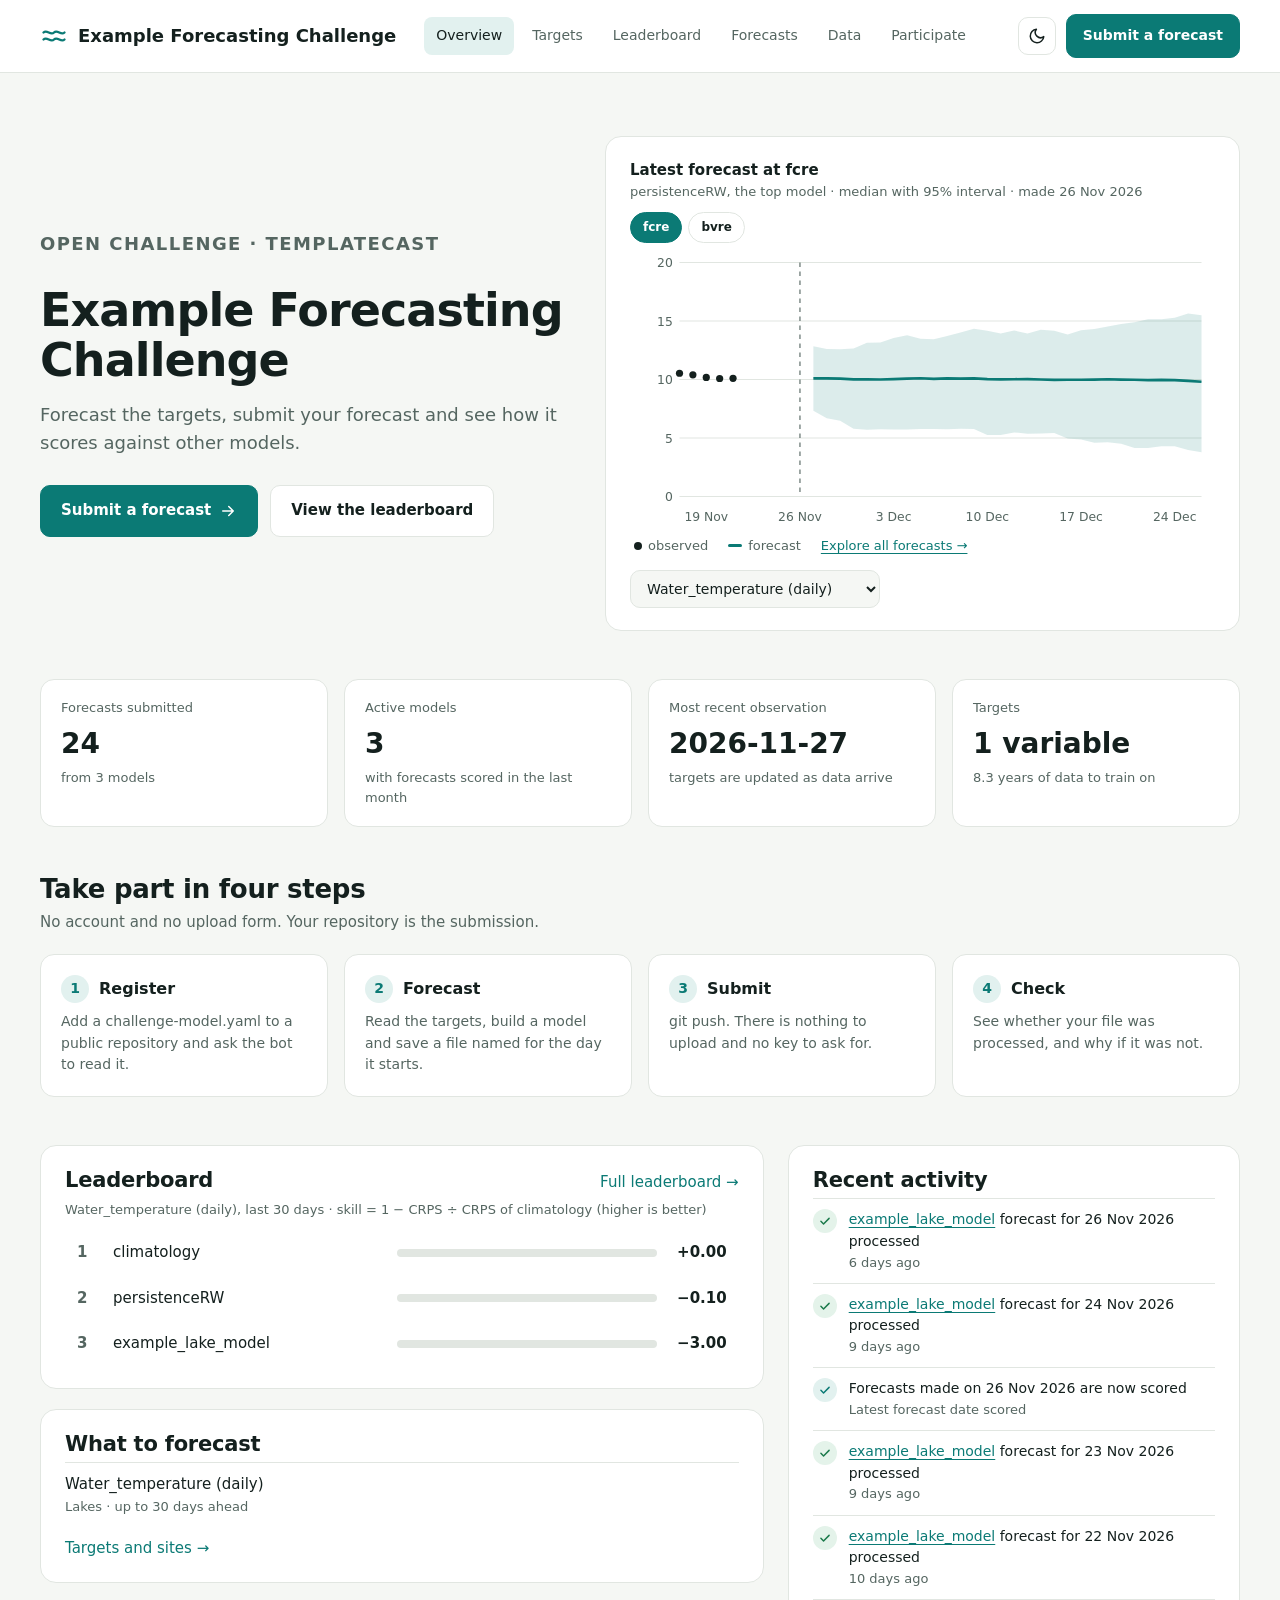
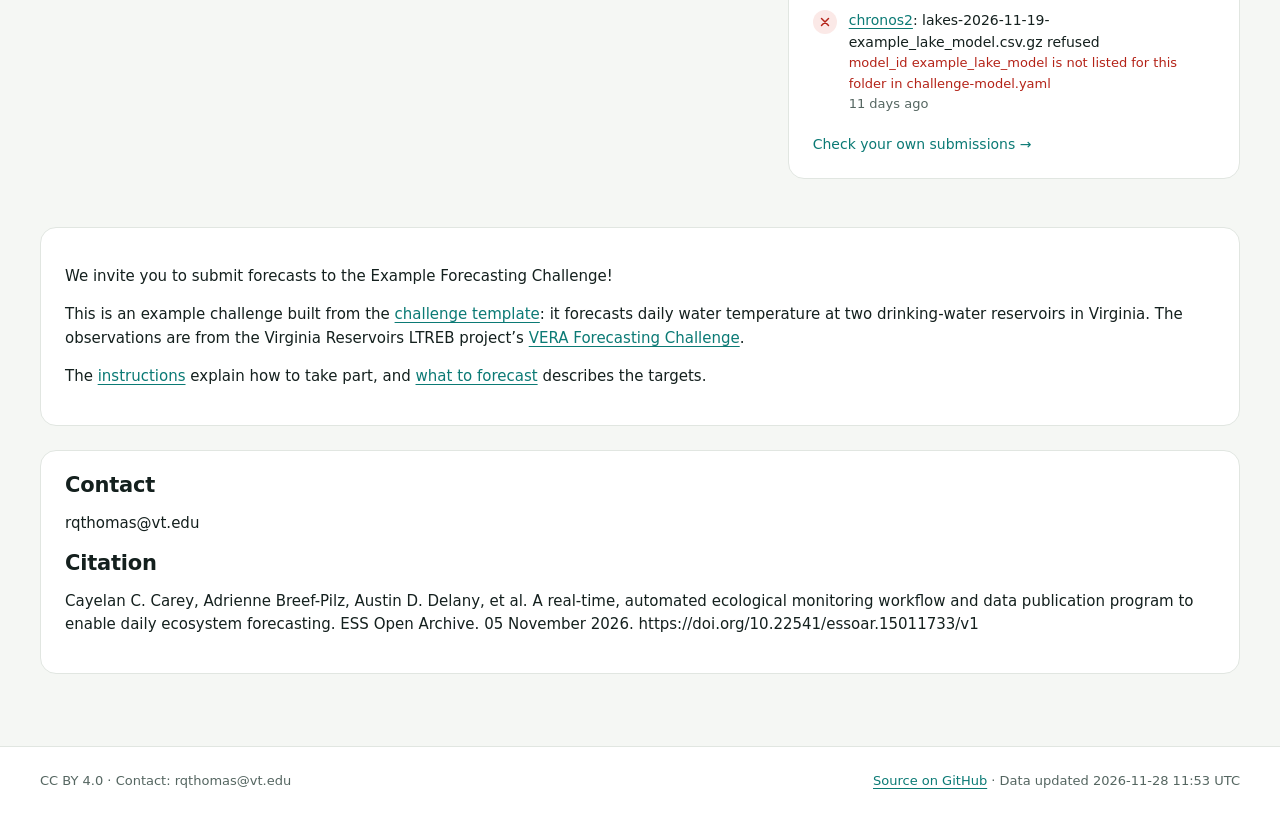
<file: index.html>
<!DOCTYPE html>
<html xmlns="http://www.w3.org/1999/xhtml" lang="en" xml:lang="en"><head>

<meta charset="utf-8">
<meta name="generator" content="quarto-1.10.19">

<meta name="viewport" content="width=device-width, initial-scale=1.0, user-scalable=yes">


<title>Overview – Example Forecasting Challenge</title>
<style>
/* Default styles provided by pandoc.
** See https://pandoc.org/MANUAL.html#variables-for-html for config info.
*/
span.smallcaps{font-variant: small-caps;}
div.columns{display: flex; gap: 1.5em;}
div.column{flex: auto;}
@media screen {
div.columns{gap: min(4vw, 1.5em);}
div.column{overflow-x: auto;}
}
div.hanging-indent{margin-left: 1.5em; text-indent: -1.5em;}
ul.task-list{list-style: none;}
ul.task-list li input[type="checkbox"] {
  width: 0.8em;
  margin: 0 0.8em 0.2em -1em; /* quarto-specific, see https://github.com/quarto-dev/quarto-cli/issues/4556 */ 
  vertical-align: middle;
}
.display.math{display: block; text-align: center; margin: 0.5rem auto;}
</style>


<script src="site_libs/quarto-html/tabby.min.js"></script>
<script src="site_libs/quarto-html/popper.min.js"></script>
<script src="site_libs/quarto-html/tippy.umd.min.js"></script>
<link href="site_libs/quarto-html/tippy.css" rel="stylesheet">
<link href="site_libs/quarto-html/light-border.css" rel="stylesheet">
<link href="site_libs/quarto-html/quarto-html-afe927e19676d0e50b1726048be49fb1.min.css" rel="stylesheet" append-hash="true" data-mode="light">
<link href="site_libs/quarto-html/quarto-syntax-highlighting-bf27225e3a48a9273f3daa8f8e829971.css" rel="stylesheet" id="quarto-text-highlighting-styles">
<script src="js/shell.js"></script>


<link rel="stylesheet" href="styles.css">
</head>

<body>

<header class="hub-header"><div class="hub-header-inner">
<a class="hub-brand" href="index.html">
<svg width="28" height="28" viewbox="0 0 24 24" fill="none" stroke-width="2" stroke-linecap="round" stroke-linejoin="round" aria-hidden="true"><path d="M3 9c3-3 6 3 9 0s6 3 9 0M3 15c3-3 6 3 9 0s6 3 9 0"></path></svg>
<span>Example Forecasting Challenge</span></a>
<nav class="hub-nav" aria-label="Main">
<a href="index.html">Overview</a>
<a href="targets.html">Targets</a>
<a href="leaderboard.html">Leaderboard</a>
<a href="forecasts.html">Forecasts</a>
<a href="data.html">Data</a>
<a href="participate.html">Participate</a>
</nav>
<div class="hub-header-actions">
<button class="hub-theme" id="hub-theme" type="button" aria-label="Switch theme"><svg width="18" height="18" viewbox="0 0 24 24" fill="none" stroke="currentColor" stroke-width="2" stroke-linecap="round" stroke-linejoin="round" aria-hidden="true"><path d="M21 12.8A9 9 0 1111.2 3a7 7 0 009.8 9.8z"></path></svg></button>
<a class="btn btn-primary" href="participate.html">Submit a forecast</a>
</div></div></header>
<main class="hub-main" id="main"><header id="title-block-header" class="quarto-title-block"></header>




<div id="app">
<noscript>
This page needs JavaScript to draw its charts and tables.
</noscript>
</div>
<script type="module">
import { init } from "./js/pages/overview.js";
init();
</script>
<div class="card mt-lg">
<!-- The home page text above the headline numbers. Replace with your own:
     what the challenge is, who runs it and why. Other files you can add in
     this folder are listed in ?challengeci::render_dashboard. -->
<p>We invite you to submit forecasts to the Example Forecasting Challenge!</p>
<p>This is an example challenge built from the <a href="https://github.com/eco4cast/challenge-template">challenge template</a>: it forecasts daily water temperature at two drinking-water reservoirs in Virginia. The observations are from the Virginia Reservoirs LTREB project’s <a href="https://www.ltreb-reservoirs.org/vera4cast/">VERA Forecasting Challenge</a>.</p>
<p>The <a href="./instructions.html">instructions</a> explain how to take part, and <a href="./targets.html">what to forecast</a> describes the targets.</p>
</div>
<div class="card mt">
<!-- Default end of the home page. A challenge replaces it with its own
     _content/home-more.qmd in its dashboard folder. -->
<h2 id="contact">Contact</h2>
<p>rqthomas@vt.edu</p>
<h2 id="citation">Citation</h2>
<p>Cayelan C. Carey, Adrienne Breef-Pilz, Austin D. Delany, et al.&nbsp;A real-time, automated ecological monitoring workflow and data publication program to enable daily ecosystem forecasting. ESS Open Archive. 05 November 2026. https://doi.org/10.22541/essoar.15011733/v1</p>
</div>


</main>
<footer class="hub-footer"><div class="hub-footer-inner">
<span>CC BY 4.0 · Contact: rqthomas@vt.edu</span>
<span><a href="https://github.com/rqthomas/challenge-template">Source on GitHub</a> · <span id="hub-updated"></span></span>
</div></footer>
<script id="quarto-html-after-body" type="application/javascript">
  window.document.addEventListener("DOMContentLoaded", function (event) {
    const tabsets =  window.document.querySelectorAll(".panel-tabset-tabby")
    tabsets.forEach(function(tabset) {
      const tabby = new Tabby('#' + tabset.id);
    });
      var localhostRegex = new RegExp(/^(?:http|https):\/\/localhost\:?[0-9]*\//);
      var mailtoRegex = new RegExp(/^mailto:/);
        var filterRegex = new RegExp("https:\/\/rqthomas\.github\.io\/challenge-template\/");
      var isInternal = (href) => {
          return filterRegex.test(href) || localhostRegex.test(href) || mailtoRegex.test(href);
      }
      // Inspect non-navigation links and adorn them if external
     var links = window.document.querySelectorAll('a[href]:not(.nav-link):not(.navbar-brand):not(.toc-action):not(.sidebar-link):not(.sidebar-item-toggle):not(.pagination-link):not(.no-external):not([aria-hidden]):not(.dropdown-item):not(.quarto-navigation-tool):not(.about-link)');
      for (var i=0; i<links.length; i++) {
        const link = links[i];
        if (!isInternal(link.href)) {
          // undo the damage that might have been done by quarto-nav.js in the case of
          // links that we want to consider external
          if (link.dataset.originalHref !== undefined) {
            link.href = link.dataset.originalHref;
          }
        }
      }
    function tippyHover(el, contentFn, onTriggerFn, onUntriggerFn) {
      const config = {
        allowHTML: true,
        maxWidth: 500,
        delay: 100,
        arrow: false,
        appendTo: function(el) {
            return el.parentElement;
        },
        interactive: true,
        interactiveBorder: 10,
        theme: 'light-border',
        placement: 'bottom-start',
      };
      if (contentFn) {
        config.content = contentFn;
      }
      if (onTriggerFn) {
        config.onTrigger = onTriggerFn;
      }
      if (onUntriggerFn) {
        config.onUntrigger = onUntriggerFn;
      }
      window.tippy(el, config); 
    }
    const xrefs = window.document.querySelectorAll('a.quarto-xref');
    const processXRef = (id, note) => {
      // Strip column container classes
      const stripColumnClz = (el) => {
        el.classList.remove("page-full", "page-columns");
        if (el.children) {
          for (const child of el.children) {
            stripColumnClz(child);
          }
        }
      }
      stripColumnClz(note)
      if (id === null || id.startsWith('sec-')) {
        // Special case sections, only their first couple elements
        const container = document.createElement("div");
        if (note.children && note.children.length > 2) {
          container.appendChild(note.children[0].cloneNode(true));
          for (let i = 1; i < note.children.length; i++) {
            const child = note.children[i];
            if (child.tagName === "P" && child.innerText === "") {
              continue;
            } else {
              container.appendChild(child.cloneNode(true));
              break;
            }
          }
          if (window.Quarto?.typesetMath) {
            window.Quarto.typesetMath(container);
          }
          return container.innerHTML
        } else {
          if (window.Quarto?.typesetMath) {
            window.Quarto.typesetMath(note);
          }
          return note.innerHTML;
        }
      } else {
        // Remove any anchor links if they are present
        const anchorLink = note.querySelector('a.anchorjs-link');
        if (anchorLink) {
          anchorLink.remove();
        }
        if (window.Quarto?.typesetMath) {
          window.Quarto.typesetMath(note);
        }
        if (note.classList.contains("callout")) {
          return note.outerHTML;
        } else {
          return note.innerHTML;
        }
      }
    }
    for (var i=0; i<xrefs.length; i++) {
      const xref = xrefs[i];
      tippyHover(xref, undefined, function(instance) {
        instance.disable();
        let url = xref.getAttribute('href');
        let hash = undefined; 
        if (url.startsWith('#')) {
          hash = url;
        } else {
          try { hash = new URL(url).hash; } catch {}
        }
        if (hash) {
          const id = hash.replace(/^#\/?/, "");
          const note = window.document.getElementById(id);
          if (note !== null) {
            try {
              const html = processXRef(id, note.cloneNode(true));
              instance.setContent(html);
            } finally {
              instance.enable();
              instance.show();
            }
          } else {
            // See if we can fetch this
            fetch(url.split('#')[0])
            .then(res => res.text())
            .then(html => {
              const parser = new DOMParser();
              const htmlDoc = parser.parseFromString(html, "text/html");
              const note = htmlDoc.getElementById(id);
              if (note !== null) {
                const html = processXRef(id, note);
                instance.setContent(html);
              } 
            }).finally(() => {
              instance.enable();
              instance.show();
            });
          }
        } else {
          // See if we can fetch a full url (with no hash to target)
          // This is a special case and we should probably do some content thinning / targeting
          fetch(url)
          .then(res => res.text())
          .then(html => {
            const parser = new DOMParser();
            const htmlDoc = parser.parseFromString(html, "text/html");
            const note = htmlDoc.querySelector('main.content');
            if (note !== null) {
              // This should only happen for chapter cross references
              // (since there is no id in the URL)
              // remove the first header
              if (note.children.length > 0 && note.children[0].tagName === "HEADER") {
                note.children[0].remove();
              }
              const html = processXRef(null, note);
              instance.setContent(html);
            } 
          }).finally(() => {
            instance.enable();
            instance.show();
          });
        }
      }, function(instance) {
      });
    }
        let selectedAnnoteEl;
        const selectorForAnnotation = ( cell, annotation) => {
          let cellAttr = 'data-code-cell="' + cell + '"';
          let lineAttr = 'data-code-annotation="' +  annotation + '"';
          const selector = 'span[' + cellAttr + '][' + lineAttr + ']';
          return selector;
        }
        const selectCodeLines = (annoteEl) => {
          const doc = window.document;
          const targetCell = annoteEl.getAttribute("data-target-cell");
          const targetAnnotation = annoteEl.getAttribute("data-target-annotation");
          const annoteSpan = window.document.querySelector(selectorForAnnotation(targetCell, targetAnnotation));
          const lines = annoteSpan.getAttribute("data-code-lines").split(",");
          const lineIds = lines.map((line) => {
            return targetCell + "-" + line;
          })
          let top = null;
          let height = null;
          let parent = null;
          if (lineIds.length > 0) {
              //compute the position of the single el (top and bottom and make a div)
              const el = window.document.getElementById(lineIds[0]);
              top = el.offsetTop;
              height = el.offsetHeight;
              parent = el.parentElement.parentElement;
            if (lineIds.length > 1) {
              const lastEl = window.document.getElementById(lineIds[lineIds.length - 1]);
              const bottom = lastEl.offsetTop + lastEl.offsetHeight;
              height = bottom - top;
            }
            if (top !== null && height !== null && parent !== null) {
              // cook up a div (if necessary) and position it 
              let div = window.document.getElementById("code-annotation-line-highlight");
              if (div === null) {
                div = window.document.createElement("div");
                div.setAttribute("id", "code-annotation-line-highlight");
                div.style.position = 'absolute';
                parent.appendChild(div);
              }
              div.style.top = top - 2 + "px";
              div.style.height = height + 4 + "px";
              div.style.left = 0;
              let gutterDiv = window.document.getElementById("code-annotation-line-highlight-gutter");
              if (gutterDiv === null) {
                gutterDiv = window.document.createElement("div");
                gutterDiv.setAttribute("id", "code-annotation-line-highlight-gutter");
                gutterDiv.style.position = 'absolute';
                const codeCell = window.document.getElementById(targetCell);
                const gutter = codeCell.querySelector('.code-annotation-gutter');
                gutter.appendChild(gutterDiv);
              }
              gutterDiv.style.top = top - 2 + "px";
              gutterDiv.style.height = height + 4 + "px";
            }
            selectedAnnoteEl = annoteEl;
          }
        };
        const unselectCodeLines = () => {
          const elementsIds = ["code-annotation-line-highlight", "code-annotation-line-highlight-gutter"];
          elementsIds.forEach((elId) => {
            const div = window.document.getElementById(elId);
            if (div) {
              div.remove();
            }
          });
          selectedAnnoteEl = undefined;
        };
          // Handle positioning of the toggle
      window.addEventListener(
        "resize",
        throttle(() => {
          elRect = undefined;
          if (selectedAnnoteEl) {
            selectCodeLines(selectedAnnoteEl);
          }
        }, 10)
      );
      function throttle(fn, ms) {
      let throttle = false;
      let timer;
        return (...args) => {
          if(!throttle) { // first call gets through
              fn.apply(this, args);
              throttle = true;
          } else { // all the others get throttled
              if(timer) clearTimeout(timer); // cancel #2
              timer = setTimeout(() => {
                fn.apply(this, args);
                timer = throttle = false;
              }, ms);
          }
        };
      }
        // Attach click handler to the DT
        const annoteDls = window.document.querySelectorAll('dt[data-target-cell]');
        for (const annoteDlNode of annoteDls) {
          annoteDlNode.addEventListener('click', (event) => {
            const clickedEl = event.target;
            if (clickedEl !== selectedAnnoteEl) {
              unselectCodeLines();
              const activeEl = window.document.querySelector('dt[data-target-cell].code-annotation-active');
              if (activeEl) {
                activeEl.classList.remove('code-annotation-active');
              }
              selectCodeLines(clickedEl);
              clickedEl.classList.add('code-annotation-active');
            } else {
              // Unselect the line
              unselectCodeLines();
              clickedEl.classList.remove('code-annotation-active');
            }
          });
        }
  });
  </script>




</body></html>
</file>
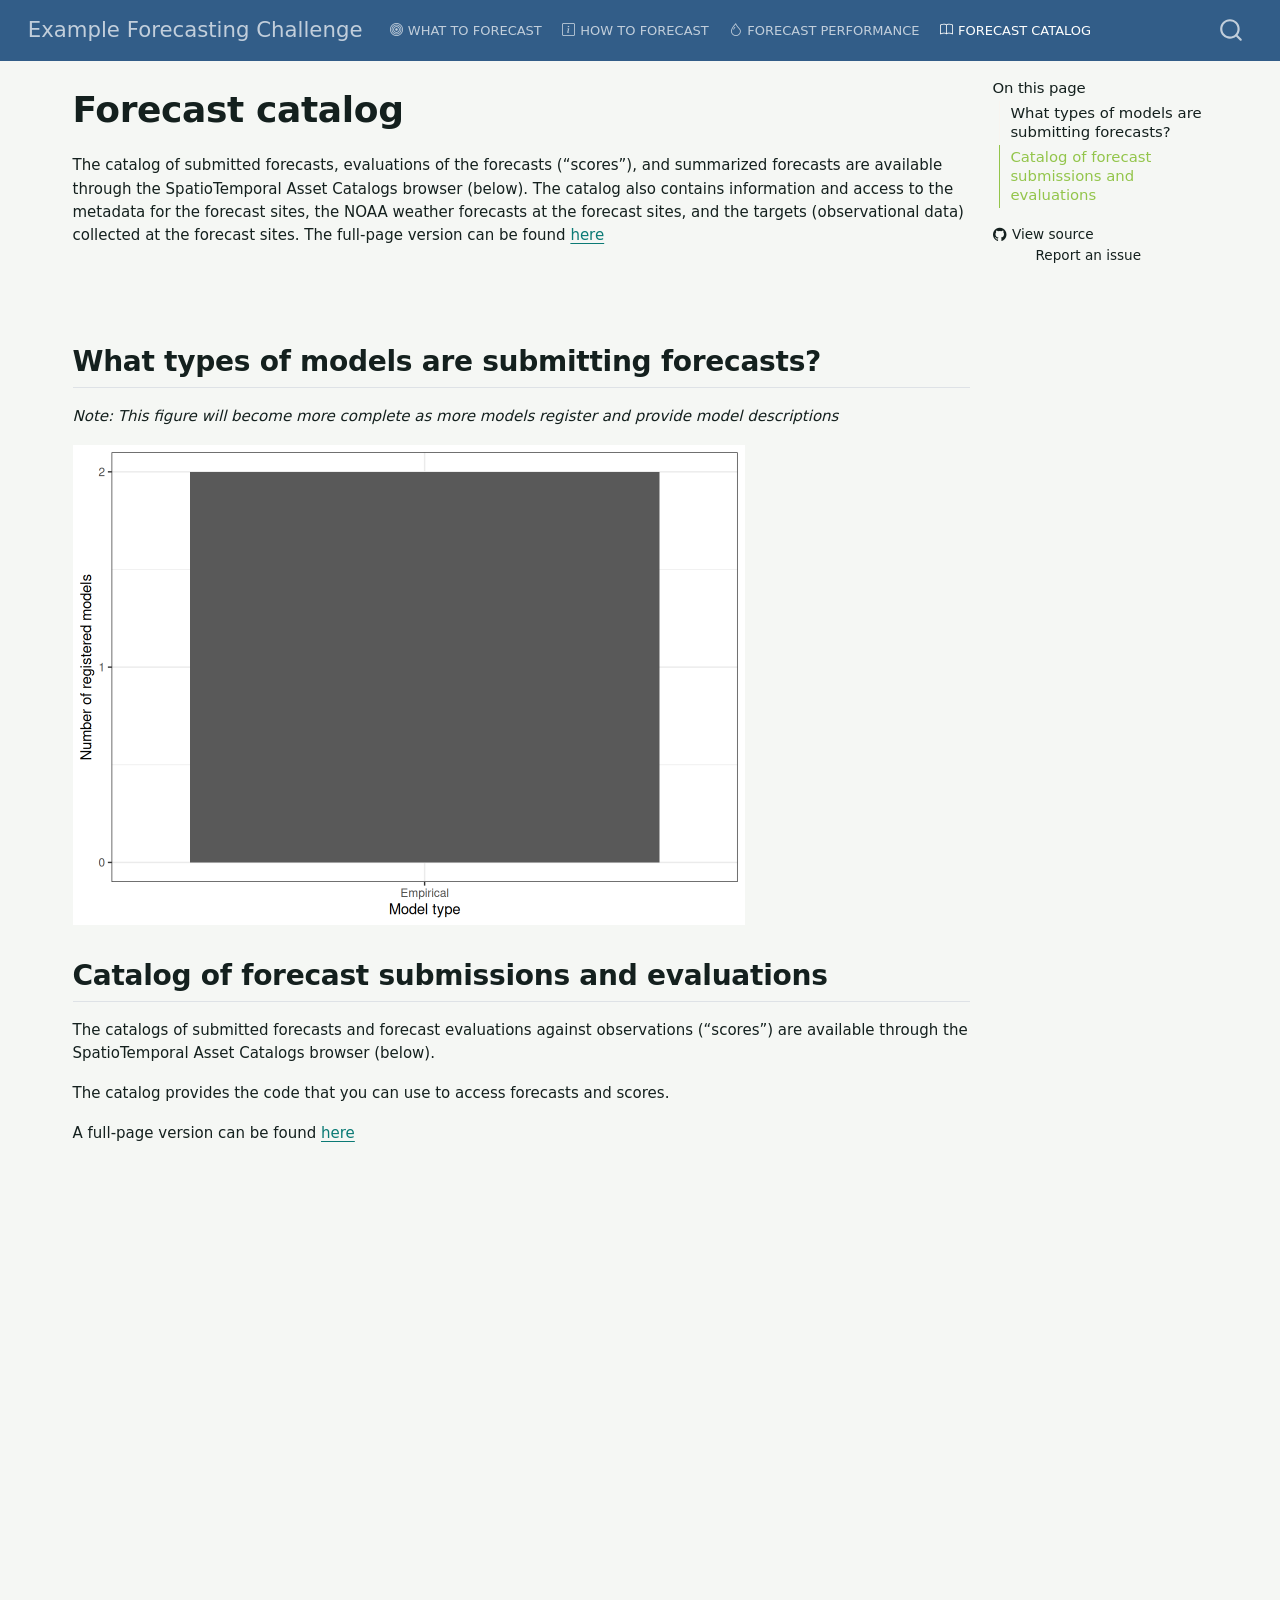
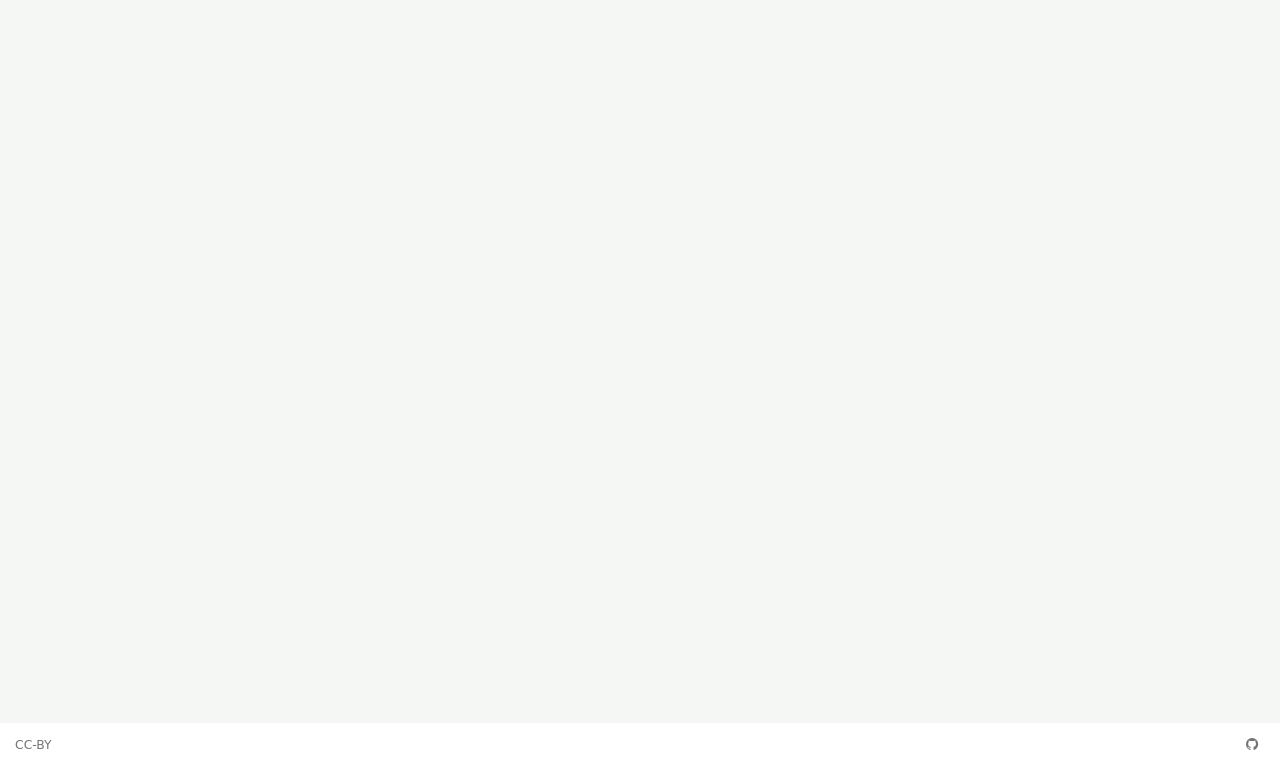
<file: catalog.html>
<!DOCTYPE html>
<html xmlns="http://www.w3.org/1999/xhtml" lang="en" xml:lang="en"><head>

<meta charset="utf-8">
<meta name="generator" content="quarto-1.10.19">

<meta name="viewport" content="width=device-width, initial-scale=1.0, user-scalable=yes">


<title>Forecast catalog – Example Forecasting Challenge</title>
<style>
/* Default styles provided by pandoc.
** See https://pandoc.org/MANUAL.html#variables-for-html for config info.
*/
span.smallcaps{font-variant: small-caps;}
div.columns{display: flex; gap: 1.5em;}
div.column{flex: auto;}
@media screen {
div.columns{gap: min(4vw, 1.5em);}
div.column{overflow-x: auto;}
}
div.hanging-indent{margin-left: 1.5em; text-indent: -1.5em;}
ul.task-list{list-style: none;}
ul.task-list li input[type="checkbox"] {
  width: 0.8em;
  margin: 0 0.8em 0.2em -1em; /* quarto-specific, see https://github.com/quarto-dev/quarto-cli/issues/4556 */ 
  vertical-align: middle;
}
</style>


<script src="site_libs/quarto-nav/quarto-nav.js"></script>
<script src="site_libs/quarto-nav/headroom.min.js"></script>
<script src="site_libs/clipboard/clipboard.min.js"></script>
<script src="site_libs/quarto-search/autocomplete.umd.js"></script>
<script src="site_libs/quarto-search/fuse.min.js"></script>
<script src="site_libs/quarto-search/quarto-search.js"></script>
<meta name="quarto:offset" content="./">
<script src="site_libs/quarto-html/quarto.js" type="module"></script>
<script src="site_libs/quarto-html/tabsets/tabsets.js" type="module"></script>
<script src="site_libs/quarto-html/popper.min.js"></script>
<script src="site_libs/quarto-html/tippy.umd.min.js"></script>
<script src="site_libs/quarto-html/anchor.min.js"></script>
<link href="site_libs/quarto-html/tippy.css" rel="stylesheet">
<link href="site_libs/quarto-html/quarto-syntax-highlighting-bf27225e3a48a9273f3daa8f8e829971.css" rel="stylesheet" id="quarto-text-highlighting-styles">
<script src="site_libs/bootstrap/bootstrap.min.js"></script>
<link href="site_libs/bootstrap/bootstrap-icons.css" rel="stylesheet">
<link href="site_libs/bootstrap/bootstrap-47fb48d67031e651012d44fee83e0b19.min.css" rel="stylesheet" append-hash="true" id="quarto-bootstrap" data-mode="light">
<script id="quarto-search-options" type="application/json">{
  "location": "navbar",
  "copy-button": false,
  "collapse-after": 3,
  "panel-placement": "end",
  "type": "overlay",
  "limit": 50,
  "keyboard-shortcut": [
    "f",
    "/",
    "s"
  ],
  "show-item-context": false,
  "language": {
    "search-no-results-text": "No results",
    "search-matching-documents-text": "matching documents",
    "search-copy-link-title": "Copy link to search",
    "search-hide-matches-text": "Hide additional matches",
    "search-more-match-text": "more match in this document",
    "search-more-matches-text": "more matches in this document",
    "search-clear-button-title": "Clear",
    "search-text-placeholder": "",
    "search-detached-cancel-button-title": "Cancel",
    "search-submit-button-title": "Submit",
    "search-label": "Search"
  }
}</script>


<link rel="stylesheet" href="styles.css">
</head>

<body class="nav-fixed quarto-light">

<div id="quarto-search-results"></div>
  <header id="quarto-header" class="headroom fixed-top">
    <nav class="navbar navbar-expand-lg " data-bs-theme="dark">
      <div class="navbar-container container-fluid">
      <div class="navbar-brand-container mx-auto">
    <a class="navbar-brand" href="./index.html">
    <span class="navbar-title">Example Forecasting Challenge</span>
    </a>
  </div>
            <div id="quarto-search" class="" title="Search"></div>
          <button class="navbar-toggler" type="button" data-bs-toggle="collapse" data-bs-target="#navbarCollapse" aria-controls="navbarCollapse" role="menu" aria-expanded="false" aria-label="Toggle navigation" onclick="if (window.quartoToggleHeadroom) { window.quartoToggleHeadroom(); }">
  <span class="navbar-toggler-icon"></span>
</button>
          <div class="collapse navbar-collapse" id="navbarCollapse">
            <ul class="navbar-nav navbar-nav-scroll me-auto">
  <li class="nav-item">
    <a class="nav-link" href="./targets.html"> <i class="bi bi-bullseye" role="img">
</i> 
<span class="menu-text">What to forecast</span></a>
  </li>  
  <li class="nav-item">
    <a class="nav-link" href="./instructions.html"> <i class="bi bi-info-square" role="img">
</i> 
<span class="menu-text">How to forecast</span></a>
  </li>  
  <li class="nav-item">
    <a class="nav-link" href="./performance.html"> <i class="bi bi-droplet" role="img">
</i> 
<span class="menu-text">Forecast performance</span></a>
  </li>  
  <li class="nav-item">
    <a class="nav-link active" href="./catalog.html" aria-current="page"> <i class="bi bi-book" role="img">
</i> 
<span class="menu-text">Forecast catalog</span></a>
  </li>  
</ul>
          </div> <!-- /navcollapse -->
            <div class="quarto-navbar-tools">
</div>
      </div> <!-- /container-fluid -->
    </nav>
</header>
<!-- content -->
<div id="quarto-content" class="quarto-container page-columns page-rows-contents page-layout-full page-navbar">
<!-- sidebar -->
<!-- margin-sidebar -->
    <div id="quarto-margin-sidebar" class="sidebar margin-sidebar">
        <nav id="TOC" role="doc-toc" class="toc-active">
    <h2 id="toc-title">On this page</h2>
   
  <ul>
  <li><a href="#what-types-of-models-are-submitting-forecasts" id="toc-what-types-of-models-are-submitting-forecasts" class="nav-link active" data-scroll-target="#what-types-of-models-are-submitting-forecasts">What types of models are submitting forecasts?</a></li>
  <li><a href="#sec-spatiotemporal-asset-catalog" id="toc-sec-spatiotemporal-asset-catalog" class="nav-link" data-scroll-target="#sec-spatiotemporal-asset-catalog">Catalog of forecast submissions and evaluations</a></li>
  </ul>
<div class="toc-actions"><ul><li><a href="https://github.com/rqthomas/challenge-template/blob/main/catalog.qmd" class="toc-action"><i class="bi bi-github"></i>View source</a></li><li><a href="https://github.com/rqthomas/challenge-template/issues/new" class="toc-action"><i class="bi empty"></i>Report an issue</a></li></ul></div></nav>
    </div>
<!-- main -->
<main class="content column-page-left" id="quarto-document-content">

<header id="title-block-header" class="quarto-title-block default">
<div class="quarto-title">
<h1 class="title">Forecast catalog</h1>
</div>



<div class="quarto-title-meta column-page-left">

    
  
    
  </div>
  


</header>


<p>The catalog of submitted forecasts, evaluations of the forecasts (“scores”), and summarized forecasts are available through the SpatioTemporal Asset Catalogs browser (below). The catalog also contains information and access to the metadata for the forecast sites, the NOAA weather forecasts at the forecast sites, and the targets (observational data) collected at the forecast sites. The full-page version can be found <a href="https://radiantearth.github.io/stac-browser/#/external/raw.githubusercontent.com/rqthomas/challenge-template-catalog/main/catalog.json">here</a></p>
<p><br> <br></p>
<section id="what-types-of-models-are-submitting-forecasts" class="level2">
<h2 class="anchored" data-anchor-id="what-types-of-models-are-submitting-forecasts">What types of models are submitting forecasts?</h2>
<p><em>Note: This figure will become more complete as more models register and provide model descriptions</em></p>
<p><img src="catalog_files/figure-html/unnamed-chunk-1-1.png" class="img-fluid" width="672"></p>
</section>
<section id="sec-spatiotemporal-asset-catalog" class="level2">
<h2 class="anchored" data-anchor-id="sec-spatiotemporal-asset-catalog">Catalog of forecast submissions and evaluations</h2>
<p>The catalogs of submitted forecasts and forecast evaluations against observations (“scores”) are available through the SpatioTemporal Asset Catalogs browser (below).&nbsp;</p>
<p>The catalog provides the code that you can use to access forecasts and scores.&nbsp;</p>
<p>A full-page version can be found <a href="https://radiantearth.github.io/stac-browser/#/external/raw.githubusercontent.com/rqthomas/challenge-template-catalog/main/catalog.json">here</a><br>
</p>
<p><br> <br></p>
<div class="cell">
<div class="cell-output-display">
<iframe width="910" height="1000" src="https://radiantearth.github.io/stac-browser/#/external/raw.githubusercontent.com/rqthomas/challenge-template-catalog/main/catalog.json" title="Catalog browser"></iframe>
</div>
</div>


</section>

</main> <!-- /main -->
<script id="quarto-html-after-body" type="application/javascript">
  window.document.addEventListener("DOMContentLoaded", function (event) {
    const icon = "";
    const anchorJS = new window.AnchorJS();
    anchorJS.options = {
      placement: 'right',
      icon: icon
    };
    anchorJS.add('.anchored');
    const isCodeAnnotation = (el) => {
      for (const clz of el.classList) {
        if (clz.startsWith('code-annotation-')) {                     
          return true;
        }
      }
      return false;
    }
    const onCopySuccess = function(e) {
      // button target
      const button = e.trigger;
      // don't keep focus
      button.blur();
      // flash "checked"
      button.classList.add('code-copy-button-checked');
      var currentTitle = button.getAttribute("title");
      button.setAttribute("title", "Copied!");
      let tooltip;
      if (window.bootstrap) {
        button.setAttribute("data-bs-toggle", "tooltip");
        button.setAttribute("data-bs-placement", "left");
        button.setAttribute("data-bs-title", "Copied!");
        tooltip = new bootstrap.Tooltip(button, 
          { trigger: "manual", 
            customClass: "code-copy-button-tooltip",
            offset: [0, -8]});
        tooltip.show();    
      }
      setTimeout(function() {
        if (tooltip) {
          tooltip.hide();
          button.removeAttribute("data-bs-title");
          button.removeAttribute("data-bs-toggle");
          button.removeAttribute("data-bs-placement");
        }
        button.setAttribute("title", currentTitle);
        button.classList.remove('code-copy-button-checked');
      }, 1000);
      // clear code selection
      e.clearSelection();
    }
    const getTextToCopy = function(trigger) {
      const outerScaffold = trigger.parentElement.cloneNode(true);
      const codeEl = outerScaffold.querySelector('code');
      for (const childEl of codeEl.children) {
        if (isCodeAnnotation(childEl)) {
          childEl.remove();
        }
      }
      return codeEl.innerText;
    }
    const clipboard = new window.ClipboardJS('.code-copy-button:not([data-in-quarto-modal])', {
      text: getTextToCopy
    });
    clipboard.on('success', onCopySuccess);
    if (window.document.getElementById('quarto-embedded-source-code-modal')) {
      const clipboardModal = new window.ClipboardJS('.code-copy-button[data-in-quarto-modal]', {
        text: getTextToCopy,
        container: window.document.getElementById('quarto-embedded-source-code-modal')
      });
      clipboardModal.on('success', onCopySuccess);
    }
      var localhostRegex = new RegExp(/^(?:http|https):\/\/localhost\:?[0-9]*\//);
      var mailtoRegex = new RegExp(/^mailto:/);
        var filterRegex = new RegExp("https:\/\/rqthomas\.github\.io\/challenge-template\/");
      var isInternal = (href) => {
          return filterRegex.test(href) || localhostRegex.test(href) || mailtoRegex.test(href);
      }
      // Inspect non-navigation links and adorn them if external
     var links = window.document.querySelectorAll('a[href]:not(.nav-link):not(.navbar-brand):not(.toc-action):not(.sidebar-link):not(.sidebar-item-toggle):not(.pagination-link):not(.no-external):not([aria-hidden]):not(.dropdown-item):not(.quarto-navigation-tool):not(.about-link)');
      for (var i=0; i<links.length; i++) {
        const link = links[i];
        if (!isInternal(link.href)) {
          // undo the damage that might have been done by quarto-nav.js in the case of
          // links that we want to consider external
          if (link.dataset.originalHref !== undefined) {
            link.href = link.dataset.originalHref;
          }
        }
      }
    function tippyHover(el, contentFn, onTriggerFn, onUntriggerFn) {
      const config = {
        allowHTML: true,
        maxWidth: 500,
        delay: 100,
        arrow: false,
        appendTo: function(el) {
            return el.parentElement;
        },
        interactive: true,
        interactiveBorder: 10,
        theme: 'quarto',
        placement: 'bottom-start',
      };
      if (contentFn) {
        config.content = contentFn;
      }
      if (onTriggerFn) {
        config.onTrigger = onTriggerFn;
      }
      if (onUntriggerFn) {
        config.onUntrigger = onUntriggerFn;
      }
      window.tippy(el, config); 
    }
    const noterefs = window.document.querySelectorAll('a[role="doc-noteref"]');
    for (var i=0; i<noterefs.length; i++) {
      const ref = noterefs[i];
      tippyHover(ref, function() {
        // use id or data attribute instead here
        let href = ref.getAttribute('data-footnote-href') || ref.getAttribute('href');
        try { href = new URL(href).hash; } catch {}
        const id = href.replace(/^#\/?/, "");
        const note = window.document.getElementById(id);
        if (note) {
          return note.innerHTML;
        } else {
          return "";
        }
      });
    }
    const xrefs = window.document.querySelectorAll('a.quarto-xref');
    const processXRef = (id, note) => {
      // Strip column container classes
      const stripColumnClz = (el) => {
        el.classList.remove("page-full", "page-columns");
        if (el.children) {
          for (const child of el.children) {
            stripColumnClz(child);
          }
        }
      }
      stripColumnClz(note)
      if (id === null || id.startsWith('sec-')) {
        // Special case sections, only their first couple elements
        const container = document.createElement("div");
        if (note.children && note.children.length > 2) {
          container.appendChild(note.children[0].cloneNode(true));
          for (let i = 1; i < note.children.length; i++) {
            const child = note.children[i];
            if (child.tagName === "P" && child.innerText === "") {
              continue;
            } else {
              container.appendChild(child.cloneNode(true));
              break;
            }
          }
          if (window.Quarto?.typesetMath) {
            window.Quarto.typesetMath(container);
          }
          return container.innerHTML
        } else {
          if (window.Quarto?.typesetMath) {
            window.Quarto.typesetMath(note);
          }
          return note.innerHTML;
        }
      } else {
        // Remove any anchor links if they are present
        const anchorLink = note.querySelector('a.anchorjs-link');
        if (anchorLink) {
          anchorLink.remove();
        }
        if (window.Quarto?.typesetMath) {
          window.Quarto.typesetMath(note);
        }
        if (note.classList.contains("callout")) {
          return note.outerHTML;
        } else {
          return note.innerHTML;
        }
      }
    }
    for (var i=0; i<xrefs.length; i++) {
      const xref = xrefs[i];
      tippyHover(xref, undefined, function(instance) {
        instance.disable();
        let url = xref.getAttribute('href');
        let hash = undefined; 
        if (url.startsWith('#')) {
          hash = url;
        } else {
          try { hash = new URL(url).hash; } catch {}
        }
        if (hash) {
          const id = hash.replace(/^#\/?/, "");
          const note = window.document.getElementById(id);
          if (note !== null) {
            try {
              const html = processXRef(id, note.cloneNode(true));
              instance.setContent(html);
            } finally {
              instance.enable();
              instance.show();
            }
          } else {
            // See if we can fetch this
            fetch(url.split('#')[0])
            .then(res => res.text())
            .then(html => {
              const parser = new DOMParser();
              const htmlDoc = parser.parseFromString(html, "text/html");
              const note = htmlDoc.getElementById(id);
              if (note !== null) {
                const html = processXRef(id, note);
                instance.setContent(html);
              } 
            }).finally(() => {
              instance.enable();
              instance.show();
            });
          }
        } else {
          // See if we can fetch a full url (with no hash to target)
          // This is a special case and we should probably do some content thinning / targeting
          fetch(url)
          .then(res => res.text())
          .then(html => {
            const parser = new DOMParser();
            const htmlDoc = parser.parseFromString(html, "text/html");
            const note = htmlDoc.querySelector('main.content');
            if (note !== null) {
              // This should only happen for chapter cross references
              // (since there is no id in the URL)
              // remove the first header
              if (note.children.length > 0 && note.children[0].tagName === "HEADER") {
                note.children[0].remove();
              }
              const html = processXRef(null, note);
              instance.setContent(html);
            } 
          }).finally(() => {
            instance.enable();
            instance.show();
          });
        }
      }, function(instance) {
      });
    }
        let selectedAnnoteEl;
        const selectorForAnnotation = ( cell, annotation) => {
          let cellAttr = 'data-code-cell="' + cell + '"';
          let lineAttr = 'data-code-annotation="' +  annotation + '"';
          const selector = 'span[' + cellAttr + '][' + lineAttr + ']';
          return selector;
        }
        const selectCodeLines = (annoteEl) => {
          const doc = window.document;
          const targetCell = annoteEl.getAttribute("data-target-cell");
          const targetAnnotation = annoteEl.getAttribute("data-target-annotation");
          const annoteSpan = window.document.querySelector(selectorForAnnotation(targetCell, targetAnnotation));
          const lines = annoteSpan.getAttribute("data-code-lines").split(",");
          const lineIds = lines.map((line) => {
            return targetCell + "-" + line;
          })
          let top = null;
          let height = null;
          let parent = null;
          if (lineIds.length > 0) {
              //compute the position of the single el (top and bottom and make a div)
              const el = window.document.getElementById(lineIds[0]);
              top = el.offsetTop;
              height = el.offsetHeight;
              parent = el.parentElement.parentElement;
            if (lineIds.length > 1) {
              const lastEl = window.document.getElementById(lineIds[lineIds.length - 1]);
              const bottom = lastEl.offsetTop + lastEl.offsetHeight;
              height = bottom - top;
            }
            if (top !== null && height !== null && parent !== null) {
              // cook up a div (if necessary) and position it 
              let div = window.document.getElementById("code-annotation-line-highlight");
              if (div === null) {
                div = window.document.createElement("div");
                div.setAttribute("id", "code-annotation-line-highlight");
                div.style.position = 'absolute';
                parent.appendChild(div);
              }
              div.style.top = top - 2 + "px";
              div.style.height = height + 4 + "px";
              div.style.left = 0;
              let gutterDiv = window.document.getElementById("code-annotation-line-highlight-gutter");
              if (gutterDiv === null) {
                gutterDiv = window.document.createElement("div");
                gutterDiv.setAttribute("id", "code-annotation-line-highlight-gutter");
                gutterDiv.style.position = 'absolute';
                const codeCell = window.document.getElementById(targetCell);
                const gutter = codeCell.querySelector('.code-annotation-gutter');
                gutter.appendChild(gutterDiv);
              }
              gutterDiv.style.top = top - 2 + "px";
              gutterDiv.style.height = height + 4 + "px";
            }
            selectedAnnoteEl = annoteEl;
          }
        };
        const unselectCodeLines = () => {
          const elementsIds = ["code-annotation-line-highlight", "code-annotation-line-highlight-gutter"];
          elementsIds.forEach((elId) => {
            const div = window.document.getElementById(elId);
            if (div) {
              div.remove();
            }
          });
          selectedAnnoteEl = undefined;
        };
          // Handle positioning of the toggle
      window.addEventListener(
        "resize",
        throttle(() => {
          elRect = undefined;
          if (selectedAnnoteEl) {
            selectCodeLines(selectedAnnoteEl);
          }
        }, 10)
      );
      function throttle(fn, ms) {
      let throttle = false;
      let timer;
        return (...args) => {
          if(!throttle) { // first call gets through
              fn.apply(this, args);
              throttle = true;
          } else { // all the others get throttled
              if(timer) clearTimeout(timer); // cancel #2
              timer = setTimeout(() => {
                fn.apply(this, args);
                timer = throttle = false;
              }, ms);
          }
        };
      }
        // Attach click handler to the DT
        const annoteDls = window.document.querySelectorAll('dt[data-target-cell]');
        for (const annoteDlNode of annoteDls) {
          annoteDlNode.addEventListener('click', (event) => {
            const clickedEl = event.target;
            if (clickedEl !== selectedAnnoteEl) {
              unselectCodeLines();
              const activeEl = window.document.querySelector('dt[data-target-cell].code-annotation-active');
              if (activeEl) {
                activeEl.classList.remove('code-annotation-active');
              }
              selectCodeLines(clickedEl);
              clickedEl.classList.add('code-annotation-active');
            } else {
              // Unselect the line
              unselectCodeLines();
              clickedEl.classList.remove('code-annotation-active');
            }
          });
        }
    const findCites = (el) => {
      const parentEl = el.parentElement;
      if (parentEl) {
        const cites = parentEl.dataset.cites;
        if (cites) {
          return {
            el,
            cites: cites.split(' ')
          };
        } else {
          return findCites(el.parentElement)
        }
      } else {
        return undefined;
      }
    };
    var bibliorefs = window.document.querySelectorAll('a[role="doc-biblioref"]');
    for (var i=0; i<bibliorefs.length; i++) {
      const ref = bibliorefs[i];
      const citeInfo = findCites(ref);
      if (citeInfo) {
        tippyHover(citeInfo.el, function() {
          var popup = window.document.createElement('div');
          citeInfo.cites.forEach(function(cite) {
            var citeDiv = window.document.createElement('div');
            citeDiv.classList.add('hanging-indent');
            citeDiv.classList.add('csl-entry');
            var biblioDiv = window.document.getElementById('ref-' + cite);
            if (biblioDiv) {
              citeDiv.innerHTML = biblioDiv.innerHTML;
            }
            popup.appendChild(citeDiv);
          });
          return popup.innerHTML;
        });
      }
    }
  });
  </script>
</div> <!-- /content -->
<footer class="footer">
  <div class="nav-footer">
    <div class="nav-footer-left">
<p>CC-BY</p>
</div>   
    <div class="nav-footer-center">
      &nbsp;
    <div class="toc-actions d-sm-block d-md-none"><ul><li><a href="https://github.com/rqthomas/challenge-template/blob/main/catalog.qmd" class="toc-action"><i class="bi bi-github"></i>View source</a></li><li><a href="https://github.com/rqthomas/challenge-template/issues/new" class="toc-action"><i class="bi empty"></i>Report an issue</a></li></ul></div></div>
    <div class="nav-footer-right">
      <ul class="footer-items list-unstyled">
    <li class="nav-item compact">
    <a class="nav-link" href="https://github.com/rqthomas/challenge-template">
      <i class="bi bi-github" role="img">
</i> 
    </a>
  </li>  
</ul>
    </div>
  </div>
</footer>




</body></html>
</file>
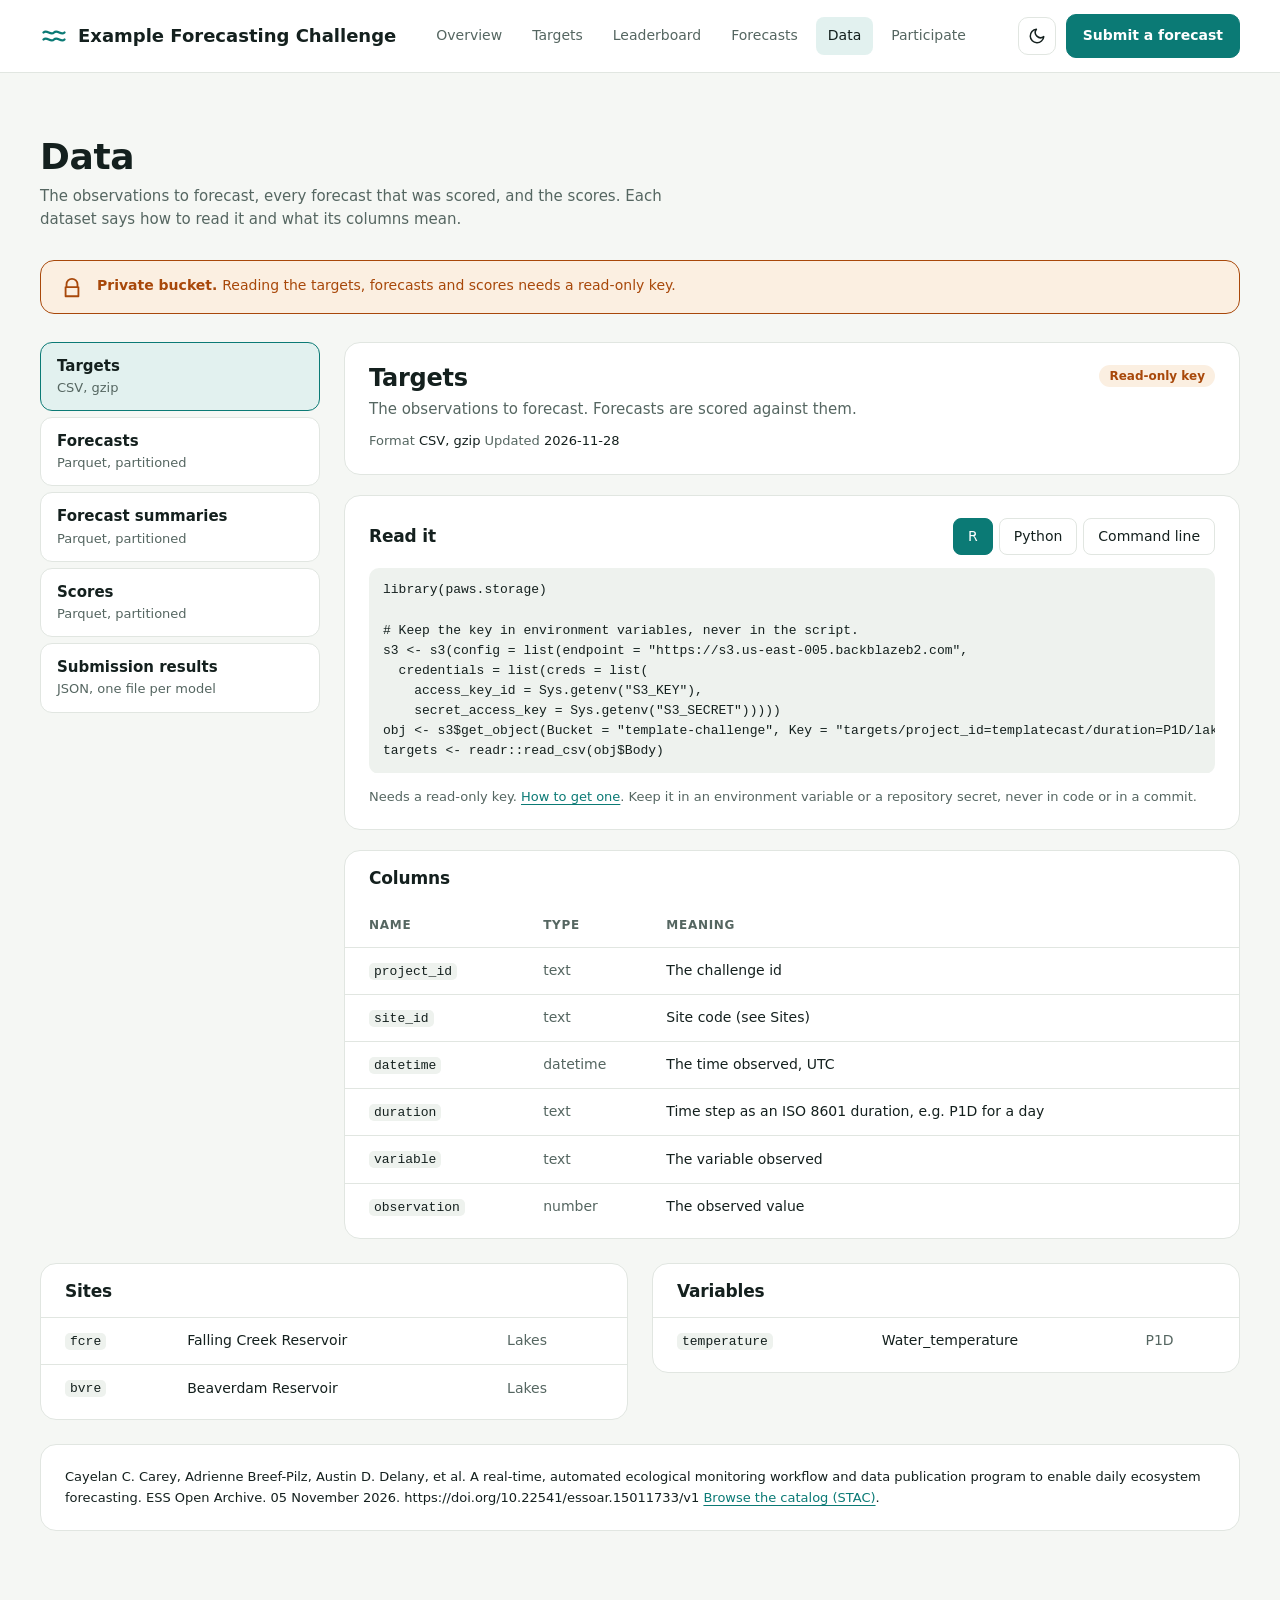
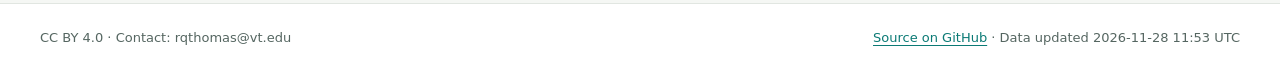
<file: data.html>
<!DOCTYPE html>
<html xmlns="http://www.w3.org/1999/xhtml" lang="en" xml:lang="en"><head>

<meta charset="utf-8">
<meta name="generator" content="quarto-1.10.19">

<meta name="viewport" content="width=device-width, initial-scale=1.0, user-scalable=yes">


<title>Data – Example Forecasting Challenge</title>
<style>
/* Default styles provided by pandoc.
** See https://pandoc.org/MANUAL.html#variables-for-html for config info.
*/
span.smallcaps{font-variant: small-caps;}
div.columns{display: flex; gap: 1.5em;}
div.column{flex: auto;}
@media screen {
div.columns{gap: min(4vw, 1.5em);}
div.column{overflow-x: auto;}
}
div.hanging-indent{margin-left: 1.5em; text-indent: -1.5em;}
ul.task-list{list-style: none;}
ul.task-list li input[type="checkbox"] {
  width: 0.8em;
  margin: 0 0.8em 0.2em -1em; /* quarto-specific, see https://github.com/quarto-dev/quarto-cli/issues/4556 */ 
  vertical-align: middle;
}
.display.math{display: block; text-align: center; margin: 0.5rem auto;}
</style>


<script src="site_libs/quarto-html/tabby.min.js"></script>
<script src="site_libs/quarto-html/popper.min.js"></script>
<script src="site_libs/quarto-html/tippy.umd.min.js"></script>
<link href="site_libs/quarto-html/tippy.css" rel="stylesheet">
<link href="site_libs/quarto-html/light-border.css" rel="stylesheet">
<link href="site_libs/quarto-html/quarto-html-afe927e19676d0e50b1726048be49fb1.min.css" rel="stylesheet" append-hash="true" data-mode="light">
<link href="site_libs/quarto-html/quarto-syntax-highlighting-bf27225e3a48a9273f3daa8f8e829971.css" rel="stylesheet" id="quarto-text-highlighting-styles">
<script src="js/shell.js"></script>


<link rel="stylesheet" href="styles.css">
</head>

<body>

<header class="hub-header"><div class="hub-header-inner">
<a class="hub-brand" href="index.html">
<svg width="28" height="28" viewbox="0 0 24 24" fill="none" stroke-width="2" stroke-linecap="round" stroke-linejoin="round" aria-hidden="true"><path d="M3 9c3-3 6 3 9 0s6 3 9 0M3 15c3-3 6 3 9 0s6 3 9 0"></path></svg>
<span>Example Forecasting Challenge</span></a>
<nav class="hub-nav" aria-label="Main">
<a href="index.html">Overview</a>
<a href="targets.html">Targets</a>
<a href="leaderboard.html">Leaderboard</a>
<a href="forecasts.html">Forecasts</a>
<a href="data.html">Data</a>
<a href="participate.html">Participate</a>
</nav>
<div class="hub-header-actions">
<button class="hub-theme" id="hub-theme" type="button" aria-label="Switch theme"><svg width="18" height="18" viewbox="0 0 24 24" fill="none" stroke="currentColor" stroke-width="2" stroke-linecap="round" stroke-linejoin="round" aria-hidden="true"><path d="M21 12.8A9 9 0 1111.2 3a7 7 0 009.8 9.8z"></path></svg></button>
<a class="btn btn-primary" href="participate.html">Submit a forecast</a>
</div></div></header>
<main class="hub-main" id="main"><header id="title-block-header" class="quarto-title-block"></header>




<div id="app">
<noscript>
This page needs JavaScript to draw its charts and tables.
</noscript>
</div>
<script type="module">
import { init } from "./js/pages/datasets.js";
init();
</script>


</main>
<footer class="hub-footer"><div class="hub-footer-inner">
<span>CC BY 4.0 · Contact: rqthomas@vt.edu</span>
<span><a href="https://github.com/rqthomas/challenge-template">Source on GitHub</a> · <span id="hub-updated"></span></span>
</div></footer>
<script id="quarto-html-after-body" type="application/javascript">
  window.document.addEventListener("DOMContentLoaded", function (event) {
    const tabsets =  window.document.querySelectorAll(".panel-tabset-tabby")
    tabsets.forEach(function(tabset) {
      const tabby = new Tabby('#' + tabset.id);
    });
      var localhostRegex = new RegExp(/^(?:http|https):\/\/localhost\:?[0-9]*\//);
      var mailtoRegex = new RegExp(/^mailto:/);
        var filterRegex = new RegExp("https:\/\/rqthomas\.github\.io\/challenge-template\/");
      var isInternal = (href) => {
          return filterRegex.test(href) || localhostRegex.test(href) || mailtoRegex.test(href);
      }
      // Inspect non-navigation links and adorn them if external
     var links = window.document.querySelectorAll('a[href]:not(.nav-link):not(.navbar-brand):not(.toc-action):not(.sidebar-link):not(.sidebar-item-toggle):not(.pagination-link):not(.no-external):not([aria-hidden]):not(.dropdown-item):not(.quarto-navigation-tool):not(.about-link)');
      for (var i=0; i<links.length; i++) {
        const link = links[i];
        if (!isInternal(link.href)) {
          // undo the damage that might have been done by quarto-nav.js in the case of
          // links that we want to consider external
          if (link.dataset.originalHref !== undefined) {
            link.href = link.dataset.originalHref;
          }
        }
      }
    function tippyHover(el, contentFn, onTriggerFn, onUntriggerFn) {
      const config = {
        allowHTML: true,
        maxWidth: 500,
        delay: 100,
        arrow: false,
        appendTo: function(el) {
            return el.parentElement;
        },
        interactive: true,
        interactiveBorder: 10,
        theme: 'light-border',
        placement: 'bottom-start',
      };
      if (contentFn) {
        config.content = contentFn;
      }
      if (onTriggerFn) {
        config.onTrigger = onTriggerFn;
      }
      if (onUntriggerFn) {
        config.onUntrigger = onUntriggerFn;
      }
      window.tippy(el, config); 
    }
    const xrefs = window.document.querySelectorAll('a.quarto-xref');
    const processXRef = (id, note) => {
      // Strip column container classes
      const stripColumnClz = (el) => {
        el.classList.remove("page-full", "page-columns");
        if (el.children) {
          for (const child of el.children) {
            stripColumnClz(child);
          }
        }
      }
      stripColumnClz(note)
      if (id === null || id.startsWith('sec-')) {
        // Special case sections, only their first couple elements
        const container = document.createElement("div");
        if (note.children && note.children.length > 2) {
          container.appendChild(note.children[0].cloneNode(true));
          for (let i = 1; i < note.children.length; i++) {
            const child = note.children[i];
            if (child.tagName === "P" && child.innerText === "") {
              continue;
            } else {
              container.appendChild(child.cloneNode(true));
              break;
            }
          }
          if (window.Quarto?.typesetMath) {
            window.Quarto.typesetMath(container);
          }
          return container.innerHTML
        } else {
          if (window.Quarto?.typesetMath) {
            window.Quarto.typesetMath(note);
          }
          return note.innerHTML;
        }
      } else {
        // Remove any anchor links if they are present
        const anchorLink = note.querySelector('a.anchorjs-link');
        if (anchorLink) {
          anchorLink.remove();
        }
        if (window.Quarto?.typesetMath) {
          window.Quarto.typesetMath(note);
        }
        if (note.classList.contains("callout")) {
          return note.outerHTML;
        } else {
          return note.innerHTML;
        }
      }
    }
    for (var i=0; i<xrefs.length; i++) {
      const xref = xrefs[i];
      tippyHover(xref, undefined, function(instance) {
        instance.disable();
        let url = xref.getAttribute('href');
        let hash = undefined; 
        if (url.startsWith('#')) {
          hash = url;
        } else {
          try { hash = new URL(url).hash; } catch {}
        }
        if (hash) {
          const id = hash.replace(/^#\/?/, "");
          const note = window.document.getElementById(id);
          if (note !== null) {
            try {
              const html = processXRef(id, note.cloneNode(true));
              instance.setContent(html);
            } finally {
              instance.enable();
              instance.show();
            }
          } else {
            // See if we can fetch this
            fetch(url.split('#')[0])
            .then(res => res.text())
            .then(html => {
              const parser = new DOMParser();
              const htmlDoc = parser.parseFromString(html, "text/html");
              const note = htmlDoc.getElementById(id);
              if (note !== null) {
                const html = processXRef(id, note);
                instance.setContent(html);
              } 
            }).finally(() => {
              instance.enable();
              instance.show();
            });
          }
        } else {
          // See if we can fetch a full url (with no hash to target)
          // This is a special case and we should probably do some content thinning / targeting
          fetch(url)
          .then(res => res.text())
          .then(html => {
            const parser = new DOMParser();
            const htmlDoc = parser.parseFromString(html, "text/html");
            const note = htmlDoc.querySelector('main.content');
            if (note !== null) {
              // This should only happen for chapter cross references
              // (since there is no id in the URL)
              // remove the first header
              if (note.children.length > 0 && note.children[0].tagName === "HEADER") {
                note.children[0].remove();
              }
              const html = processXRef(null, note);
              instance.setContent(html);
            } 
          }).finally(() => {
            instance.enable();
            instance.show();
          });
        }
      }, function(instance) {
      });
    }
        let selectedAnnoteEl;
        const selectorForAnnotation = ( cell, annotation) => {
          let cellAttr = 'data-code-cell="' + cell + '"';
          let lineAttr = 'data-code-annotation="' +  annotation + '"';
          const selector = 'span[' + cellAttr + '][' + lineAttr + ']';
          return selector;
        }
        const selectCodeLines = (annoteEl) => {
          const doc = window.document;
          const targetCell = annoteEl.getAttribute("data-target-cell");
          const targetAnnotation = annoteEl.getAttribute("data-target-annotation");
          const annoteSpan = window.document.querySelector(selectorForAnnotation(targetCell, targetAnnotation));
          const lines = annoteSpan.getAttribute("data-code-lines").split(",");
          const lineIds = lines.map((line) => {
            return targetCell + "-" + line;
          })
          let top = null;
          let height = null;
          let parent = null;
          if (lineIds.length > 0) {
              //compute the position of the single el (top and bottom and make a div)
              const el = window.document.getElementById(lineIds[0]);
              top = el.offsetTop;
              height = el.offsetHeight;
              parent = el.parentElement.parentElement;
            if (lineIds.length > 1) {
              const lastEl = window.document.getElementById(lineIds[lineIds.length - 1]);
              const bottom = lastEl.offsetTop + lastEl.offsetHeight;
              height = bottom - top;
            }
            if (top !== null && height !== null && parent !== null) {
              // cook up a div (if necessary) and position it 
              let div = window.document.getElementById("code-annotation-line-highlight");
              if (div === null) {
                div = window.document.createElement("div");
                div.setAttribute("id", "code-annotation-line-highlight");
                div.style.position = 'absolute';
                parent.appendChild(div);
              }
              div.style.top = top - 2 + "px";
              div.style.height = height + 4 + "px";
              div.style.left = 0;
              let gutterDiv = window.document.getElementById("code-annotation-line-highlight-gutter");
              if (gutterDiv === null) {
                gutterDiv = window.document.createElement("div");
                gutterDiv.setAttribute("id", "code-annotation-line-highlight-gutter");
                gutterDiv.style.position = 'absolute';
                const codeCell = window.document.getElementById(targetCell);
                const gutter = codeCell.querySelector('.code-annotation-gutter');
                gutter.appendChild(gutterDiv);
              }
              gutterDiv.style.top = top - 2 + "px";
              gutterDiv.style.height = height + 4 + "px";
            }
            selectedAnnoteEl = annoteEl;
          }
        };
        const unselectCodeLines = () => {
          const elementsIds = ["code-annotation-line-highlight", "code-annotation-line-highlight-gutter"];
          elementsIds.forEach((elId) => {
            const div = window.document.getElementById(elId);
            if (div) {
              div.remove();
            }
          });
          selectedAnnoteEl = undefined;
        };
          // Handle positioning of the toggle
      window.addEventListener(
        "resize",
        throttle(() => {
          elRect = undefined;
          if (selectedAnnoteEl) {
            selectCodeLines(selectedAnnoteEl);
          }
        }, 10)
      );
      function throttle(fn, ms) {
      let throttle = false;
      let timer;
        return (...args) => {
          if(!throttle) { // first call gets through
              fn.apply(this, args);
              throttle = true;
          } else { // all the others get throttled
              if(timer) clearTimeout(timer); // cancel #2
              timer = setTimeout(() => {
                fn.apply(this, args);
                timer = throttle = false;
              }, ms);
          }
        };
      }
        // Attach click handler to the DT
        const annoteDls = window.document.querySelectorAll('dt[data-target-cell]');
        for (const annoteDlNode of annoteDls) {
          annoteDlNode.addEventListener('click', (event) => {
            const clickedEl = event.target;
            if (clickedEl !== selectedAnnoteEl) {
              unselectCodeLines();
              const activeEl = window.document.querySelector('dt[data-target-cell].code-annotation-active');
              if (activeEl) {
                activeEl.classList.remove('code-annotation-active');
              }
              selectCodeLines(clickedEl);
              clickedEl.classList.add('code-annotation-active');
            } else {
              // Unselect the line
              unselectCodeLines();
              clickedEl.classList.remove('code-annotation-active');
            }
          });
        }
  });
  </script>




</body></html>
</file>
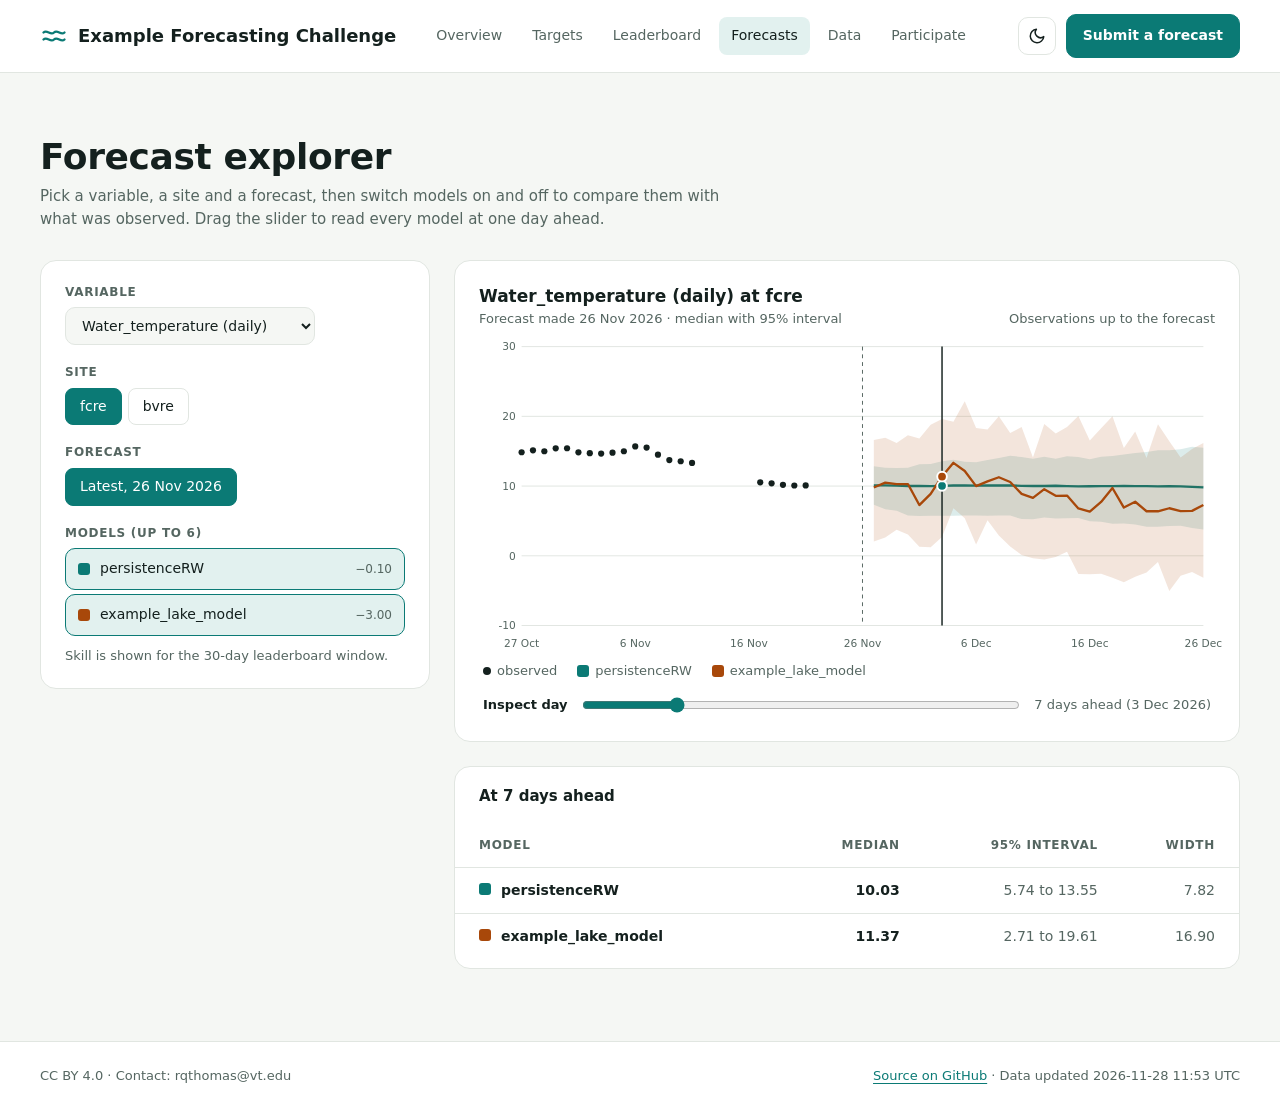
<file: forecasts.html>
<!DOCTYPE html>
<html xmlns="http://www.w3.org/1999/xhtml" lang="en" xml:lang="en"><head>

<meta charset="utf-8">
<meta name="generator" content="quarto-1.10.19">

<meta name="viewport" content="width=device-width, initial-scale=1.0, user-scalable=yes">


<title>Forecast explorer – Example Forecasting Challenge</title>
<style>
/* Default styles provided by pandoc.
** See https://pandoc.org/MANUAL.html#variables-for-html for config info.
*/
span.smallcaps{font-variant: small-caps;}
div.columns{display: flex; gap: 1.5em;}
div.column{flex: auto;}
@media screen {
div.columns{gap: min(4vw, 1.5em);}
div.column{overflow-x: auto;}
}
div.hanging-indent{margin-left: 1.5em; text-indent: -1.5em;}
ul.task-list{list-style: none;}
ul.task-list li input[type="checkbox"] {
  width: 0.8em;
  margin: 0 0.8em 0.2em -1em; /* quarto-specific, see https://github.com/quarto-dev/quarto-cli/issues/4556 */ 
  vertical-align: middle;
}
.display.math{display: block; text-align: center; margin: 0.5rem auto;}
</style>


<script src="site_libs/quarto-html/tabby.min.js"></script>
<script src="site_libs/quarto-html/popper.min.js"></script>
<script src="site_libs/quarto-html/tippy.umd.min.js"></script>
<link href="site_libs/quarto-html/tippy.css" rel="stylesheet">
<link href="site_libs/quarto-html/light-border.css" rel="stylesheet">
<link href="site_libs/quarto-html/quarto-html-afe927e19676d0e50b1726048be49fb1.min.css" rel="stylesheet" append-hash="true" data-mode="light">
<link href="site_libs/quarto-html/quarto-syntax-highlighting-bf27225e3a48a9273f3daa8f8e829971.css" rel="stylesheet" id="quarto-text-highlighting-styles">
<script src="js/shell.js"></script>


<link rel="stylesheet" href="styles.css">
</head>

<body>

<header class="hub-header"><div class="hub-header-inner">
<a class="hub-brand" href="index.html">
<svg width="28" height="28" viewbox="0 0 24 24" fill="none" stroke-width="2" stroke-linecap="round" stroke-linejoin="round" aria-hidden="true"><path d="M3 9c3-3 6 3 9 0s6 3 9 0M3 15c3-3 6 3 9 0s6 3 9 0"></path></svg>
<span>Example Forecasting Challenge</span></a>
<nav class="hub-nav" aria-label="Main">
<a href="index.html">Overview</a>
<a href="targets.html">Targets</a>
<a href="leaderboard.html">Leaderboard</a>
<a href="forecasts.html">Forecasts</a>
<a href="data.html">Data</a>
<a href="participate.html">Participate</a>
</nav>
<div class="hub-header-actions">
<button class="hub-theme" id="hub-theme" type="button" aria-label="Switch theme"><svg width="18" height="18" viewbox="0 0 24 24" fill="none" stroke="currentColor" stroke-width="2" stroke-linecap="round" stroke-linejoin="round" aria-hidden="true"><path d="M21 12.8A9 9 0 1111.2 3a7 7 0 009.8 9.8z"></path></svg></button>
<a class="btn btn-primary" href="participate.html">Submit a forecast</a>
</div></div></header>
<main class="hub-main" id="main"><header id="title-block-header" class="quarto-title-block"></header>




<div id="app">
<noscript>
This page needs JavaScript to draw its charts and tables.
</noscript>
</div>
<script type="module">
import { init } from "./js/pages/forecasts.js";
init();
</script>


</main>
<footer class="hub-footer"><div class="hub-footer-inner">
<span>CC BY 4.0 · Contact: rqthomas@vt.edu</span>
<span><a href="https://github.com/rqthomas/challenge-template">Source on GitHub</a> · <span id="hub-updated"></span></span>
</div></footer>
<script id="quarto-html-after-body" type="application/javascript">
  window.document.addEventListener("DOMContentLoaded", function (event) {
    const tabsets =  window.document.querySelectorAll(".panel-tabset-tabby")
    tabsets.forEach(function(tabset) {
      const tabby = new Tabby('#' + tabset.id);
    });
      var localhostRegex = new RegExp(/^(?:http|https):\/\/localhost\:?[0-9]*\//);
      var mailtoRegex = new RegExp(/^mailto:/);
        var filterRegex = new RegExp("https:\/\/rqthomas\.github\.io\/challenge-template\/");
      var isInternal = (href) => {
          return filterRegex.test(href) || localhostRegex.test(href) || mailtoRegex.test(href);
      }
      // Inspect non-navigation links and adorn them if external
     var links = window.document.querySelectorAll('a[href]:not(.nav-link):not(.navbar-brand):not(.toc-action):not(.sidebar-link):not(.sidebar-item-toggle):not(.pagination-link):not(.no-external):not([aria-hidden]):not(.dropdown-item):not(.quarto-navigation-tool):not(.about-link)');
      for (var i=0; i<links.length; i++) {
        const link = links[i];
        if (!isInternal(link.href)) {
          // undo the damage that might have been done by quarto-nav.js in the case of
          // links that we want to consider external
          if (link.dataset.originalHref !== undefined) {
            link.href = link.dataset.originalHref;
          }
        }
      }
    function tippyHover(el, contentFn, onTriggerFn, onUntriggerFn) {
      const config = {
        allowHTML: true,
        maxWidth: 500,
        delay: 100,
        arrow: false,
        appendTo: function(el) {
            return el.parentElement;
        },
        interactive: true,
        interactiveBorder: 10,
        theme: 'light-border',
        placement: 'bottom-start',
      };
      if (contentFn) {
        config.content = contentFn;
      }
      if (onTriggerFn) {
        config.onTrigger = onTriggerFn;
      }
      if (onUntriggerFn) {
        config.onUntrigger = onUntriggerFn;
      }
      window.tippy(el, config); 
    }
    const xrefs = window.document.querySelectorAll('a.quarto-xref');
    const processXRef = (id, note) => {
      // Strip column container classes
      const stripColumnClz = (el) => {
        el.classList.remove("page-full", "page-columns");
        if (el.children) {
          for (const child of el.children) {
            stripColumnClz(child);
          }
        }
      }
      stripColumnClz(note)
      if (id === null || id.startsWith('sec-')) {
        // Special case sections, only their first couple elements
        const container = document.createElement("div");
        if (note.children && note.children.length > 2) {
          container.appendChild(note.children[0].cloneNode(true));
          for (let i = 1; i < note.children.length; i++) {
            const child = note.children[i];
            if (child.tagName === "P" && child.innerText === "") {
              continue;
            } else {
              container.appendChild(child.cloneNode(true));
              break;
            }
          }
          if (window.Quarto?.typesetMath) {
            window.Quarto.typesetMath(container);
          }
          return container.innerHTML
        } else {
          if (window.Quarto?.typesetMath) {
            window.Quarto.typesetMath(note);
          }
          return note.innerHTML;
        }
      } else {
        // Remove any anchor links if they are present
        const anchorLink = note.querySelector('a.anchorjs-link');
        if (anchorLink) {
          anchorLink.remove();
        }
        if (window.Quarto?.typesetMath) {
          window.Quarto.typesetMath(note);
        }
        if (note.classList.contains("callout")) {
          return note.outerHTML;
        } else {
          return note.innerHTML;
        }
      }
    }
    for (var i=0; i<xrefs.length; i++) {
      const xref = xrefs[i];
      tippyHover(xref, undefined, function(instance) {
        instance.disable();
        let url = xref.getAttribute('href');
        let hash = undefined; 
        if (url.startsWith('#')) {
          hash = url;
        } else {
          try { hash = new URL(url).hash; } catch {}
        }
        if (hash) {
          const id = hash.replace(/^#\/?/, "");
          const note = window.document.getElementById(id);
          if (note !== null) {
            try {
              const html = processXRef(id, note.cloneNode(true));
              instance.setContent(html);
            } finally {
              instance.enable();
              instance.show();
            }
          } else {
            // See if we can fetch this
            fetch(url.split('#')[0])
            .then(res => res.text())
            .then(html => {
              const parser = new DOMParser();
              const htmlDoc = parser.parseFromString(html, "text/html");
              const note = htmlDoc.getElementById(id);
              if (note !== null) {
                const html = processXRef(id, note);
                instance.setContent(html);
              } 
            }).finally(() => {
              instance.enable();
              instance.show();
            });
          }
        } else {
          // See if we can fetch a full url (with no hash to target)
          // This is a special case and we should probably do some content thinning / targeting
          fetch(url)
          .then(res => res.text())
          .then(html => {
            const parser = new DOMParser();
            const htmlDoc = parser.parseFromString(html, "text/html");
            const note = htmlDoc.querySelector('main.content');
            if (note !== null) {
              // This should only happen for chapter cross references
              // (since there is no id in the URL)
              // remove the first header
              if (note.children.length > 0 && note.children[0].tagName === "HEADER") {
                note.children[0].remove();
              }
              const html = processXRef(null, note);
              instance.setContent(html);
            } 
          }).finally(() => {
            instance.enable();
            instance.show();
          });
        }
      }, function(instance) {
      });
    }
        let selectedAnnoteEl;
        const selectorForAnnotation = ( cell, annotation) => {
          let cellAttr = 'data-code-cell="' + cell + '"';
          let lineAttr = 'data-code-annotation="' +  annotation + '"';
          const selector = 'span[' + cellAttr + '][' + lineAttr + ']';
          return selector;
        }
        const selectCodeLines = (annoteEl) => {
          const doc = window.document;
          const targetCell = annoteEl.getAttribute("data-target-cell");
          const targetAnnotation = annoteEl.getAttribute("data-target-annotation");
          const annoteSpan = window.document.querySelector(selectorForAnnotation(targetCell, targetAnnotation));
          const lines = annoteSpan.getAttribute("data-code-lines").split(",");
          const lineIds = lines.map((line) => {
            return targetCell + "-" + line;
          })
          let top = null;
          let height = null;
          let parent = null;
          if (lineIds.length > 0) {
              //compute the position of the single el (top and bottom and make a div)
              const el = window.document.getElementById(lineIds[0]);
              top = el.offsetTop;
              height = el.offsetHeight;
              parent = el.parentElement.parentElement;
            if (lineIds.length > 1) {
              const lastEl = window.document.getElementById(lineIds[lineIds.length - 1]);
              const bottom = lastEl.offsetTop + lastEl.offsetHeight;
              height = bottom - top;
            }
            if (top !== null && height !== null && parent !== null) {
              // cook up a div (if necessary) and position it 
              let div = window.document.getElementById("code-annotation-line-highlight");
              if (div === null) {
                div = window.document.createElement("div");
                div.setAttribute("id", "code-annotation-line-highlight");
                div.style.position = 'absolute';
                parent.appendChild(div);
              }
              div.style.top = top - 2 + "px";
              div.style.height = height + 4 + "px";
              div.style.left = 0;
              let gutterDiv = window.document.getElementById("code-annotation-line-highlight-gutter");
              if (gutterDiv === null) {
                gutterDiv = window.document.createElement("div");
                gutterDiv.setAttribute("id", "code-annotation-line-highlight-gutter");
                gutterDiv.style.position = 'absolute';
                const codeCell = window.document.getElementById(targetCell);
                const gutter = codeCell.querySelector('.code-annotation-gutter');
                gutter.appendChild(gutterDiv);
              }
              gutterDiv.style.top = top - 2 + "px";
              gutterDiv.style.height = height + 4 + "px";
            }
            selectedAnnoteEl = annoteEl;
          }
        };
        const unselectCodeLines = () => {
          const elementsIds = ["code-annotation-line-highlight", "code-annotation-line-highlight-gutter"];
          elementsIds.forEach((elId) => {
            const div = window.document.getElementById(elId);
            if (div) {
              div.remove();
            }
          });
          selectedAnnoteEl = undefined;
        };
          // Handle positioning of the toggle
      window.addEventListener(
        "resize",
        throttle(() => {
          elRect = undefined;
          if (selectedAnnoteEl) {
            selectCodeLines(selectedAnnoteEl);
          }
        }, 10)
      );
      function throttle(fn, ms) {
      let throttle = false;
      let timer;
        return (...args) => {
          if(!throttle) { // first call gets through
              fn.apply(this, args);
              throttle = true;
          } else { // all the others get throttled
              if(timer) clearTimeout(timer); // cancel #2
              timer = setTimeout(() => {
                fn.apply(this, args);
                timer = throttle = false;
              }, ms);
          }
        };
      }
        // Attach click handler to the DT
        const annoteDls = window.document.querySelectorAll('dt[data-target-cell]');
        for (const annoteDlNode of annoteDls) {
          annoteDlNode.addEventListener('click', (event) => {
            const clickedEl = event.target;
            if (clickedEl !== selectedAnnoteEl) {
              unselectCodeLines();
              const activeEl = window.document.querySelector('dt[data-target-cell].code-annotation-active');
              if (activeEl) {
                activeEl.classList.remove('code-annotation-active');
              }
              selectCodeLines(clickedEl);
              clickedEl.classList.add('code-annotation-active');
            } else {
              // Unselect the line
              unselectCodeLines();
              clickedEl.classList.remove('code-annotation-active');
            }
          });
        }
  });
  </script>




</body></html>
</file>
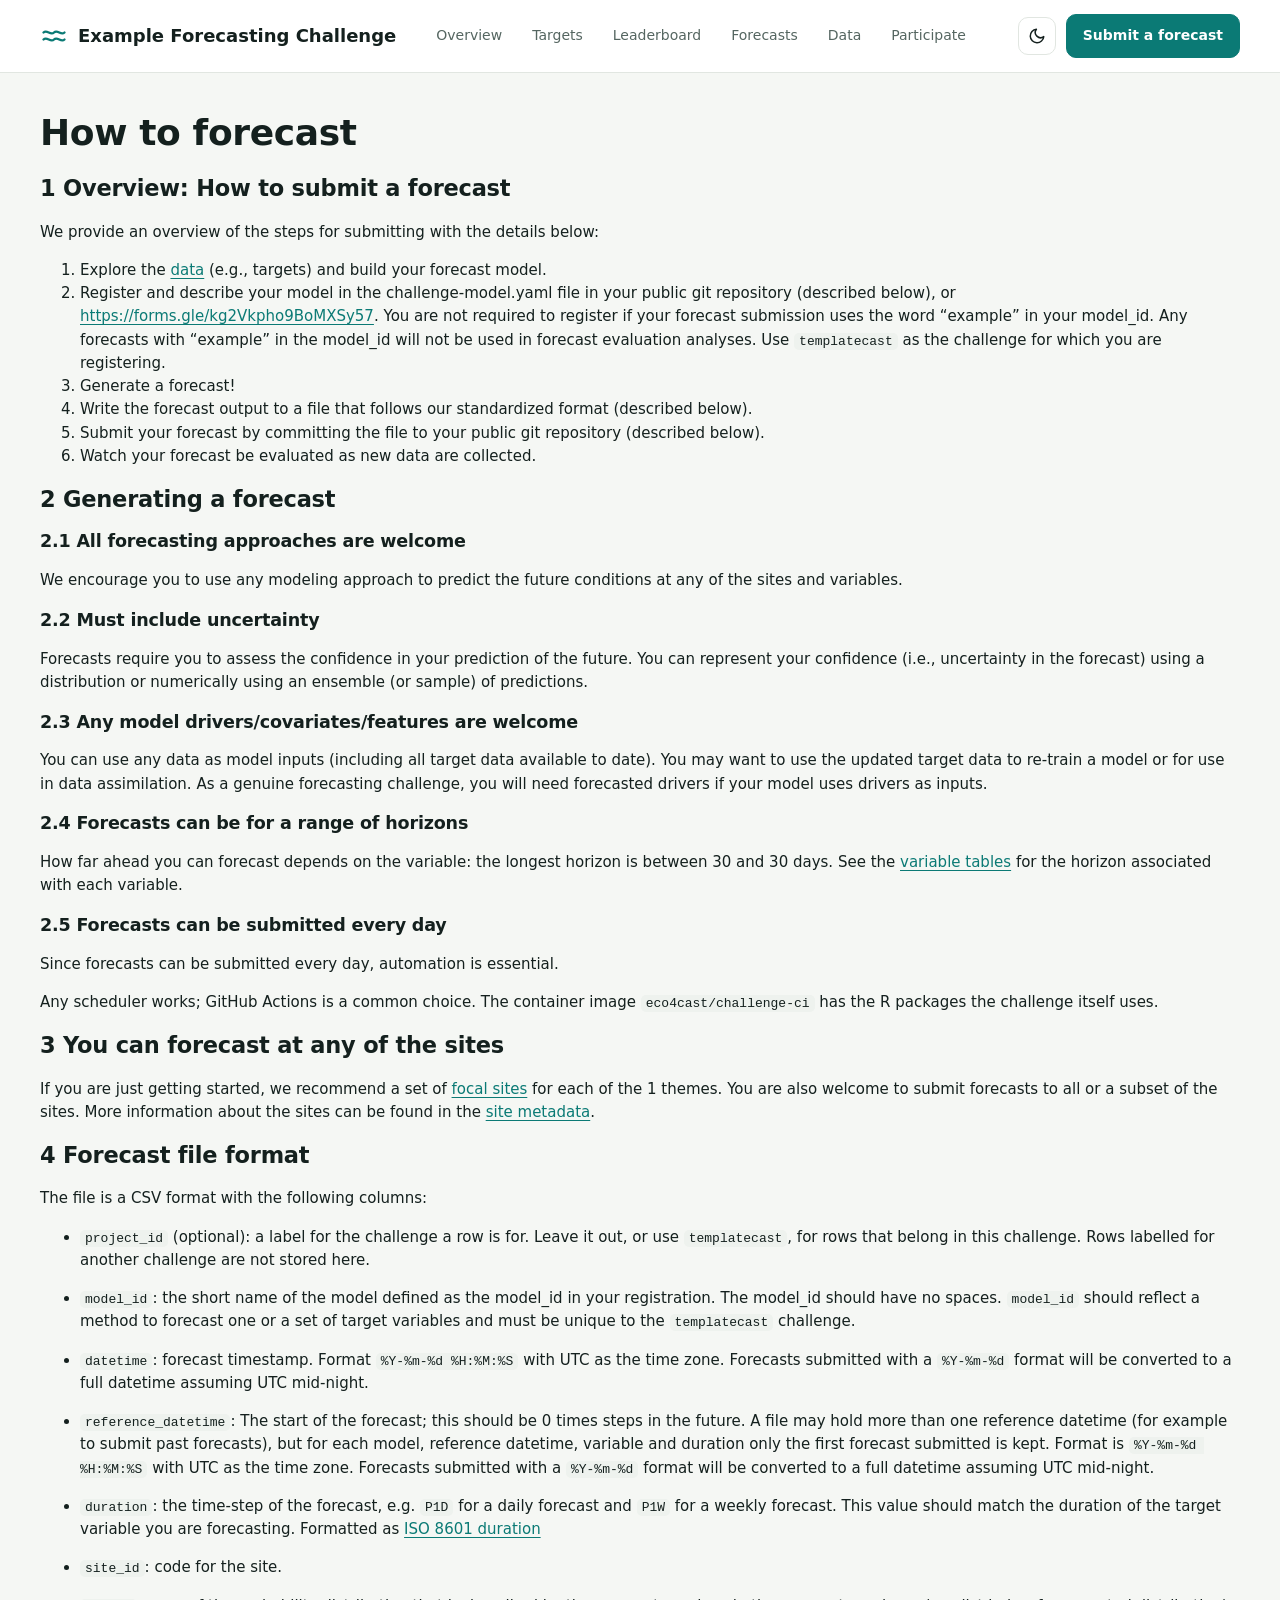
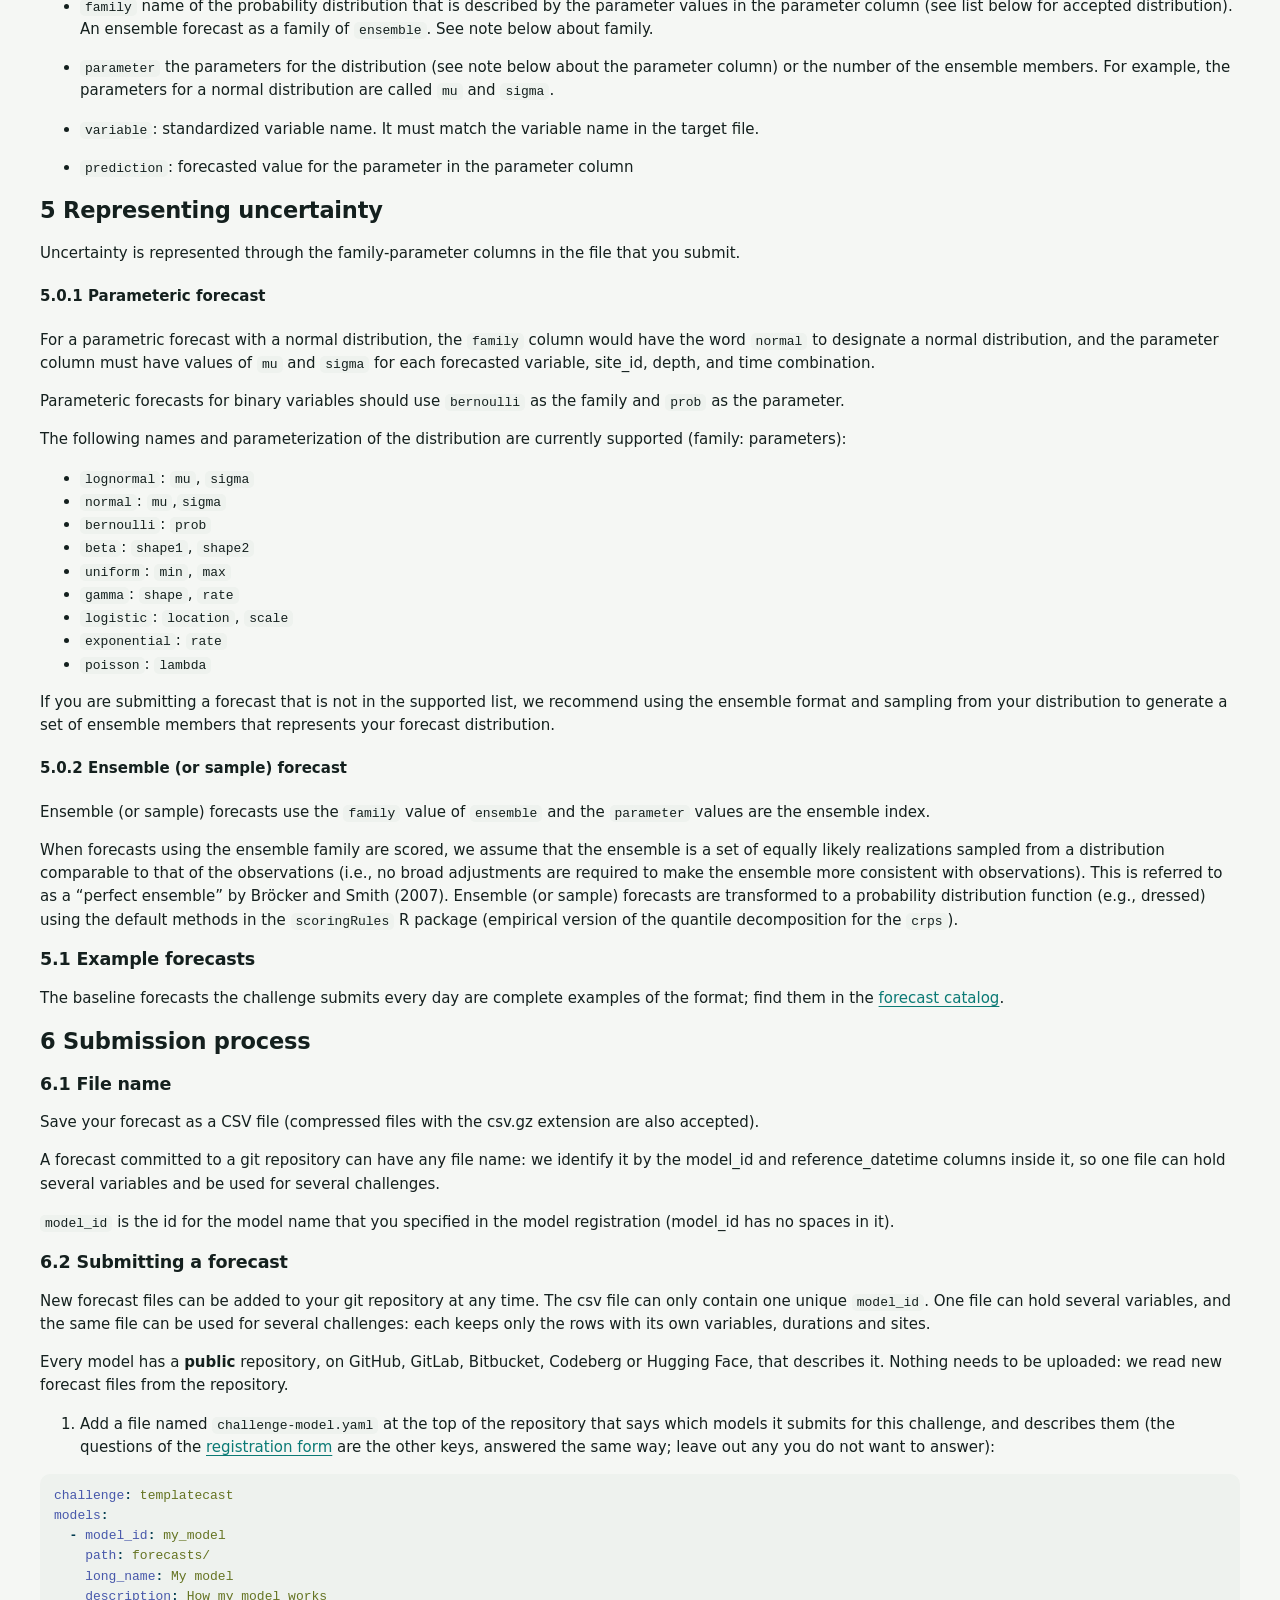
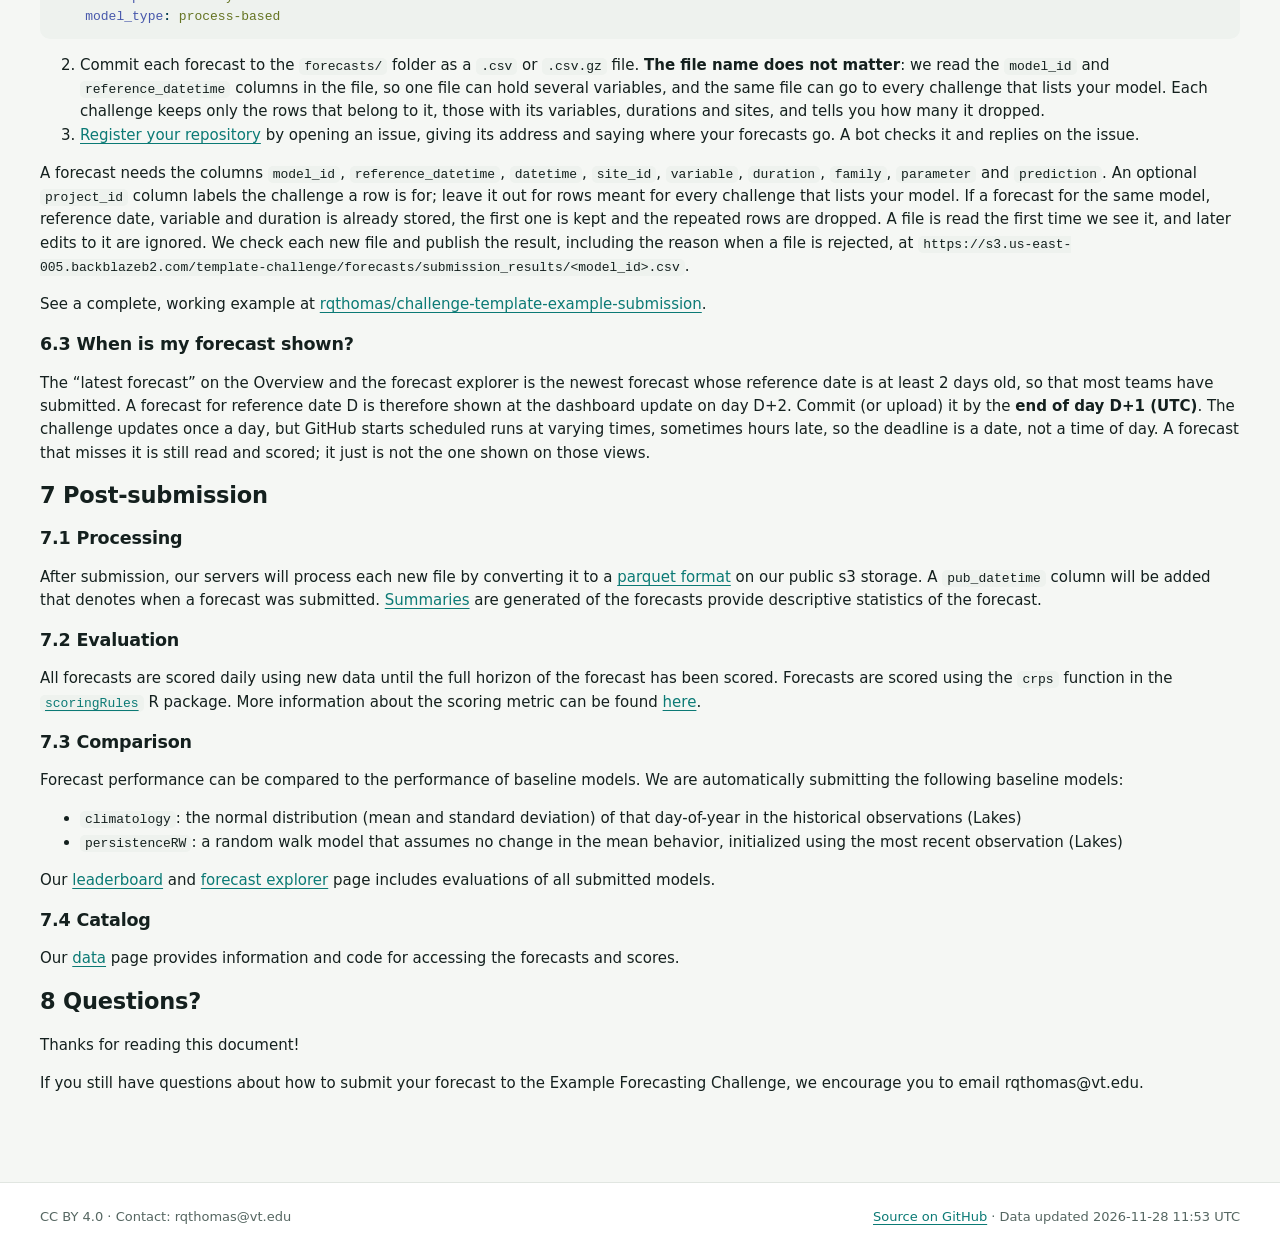
<file: instructions.html>
<!DOCTYPE html>
<html xmlns="http://www.w3.org/1999/xhtml" lang="en" xml:lang="en"><head>

<meta charset="utf-8">
<meta name="generator" content="quarto-1.10.19">

<meta name="viewport" content="width=device-width, initial-scale=1.0, user-scalable=yes">


<title>How to forecast – Example Forecasting Challenge</title>
<style>
/* Default styles provided by pandoc.
** See https://pandoc.org/MANUAL.html#variables-for-html for config info.
*/
span.smallcaps{font-variant: small-caps;}
div.columns{display: flex; gap: 1.5em;}
div.column{flex: auto;}
@media screen {
div.columns{gap: min(4vw, 1.5em);}
div.column{overflow-x: auto;}
}
div.hanging-indent{margin-left: 1.5em; text-indent: -1.5em;}
ul.task-list{list-style: none;}
ul.task-list li input[type="checkbox"] {
  width: 0.8em;
  margin: 0 0.8em 0.2em -1em; /* quarto-specific, see https://github.com/quarto-dev/quarto-cli/issues/4556 */ 
  vertical-align: middle;
}
.display.math{display: block; text-align: center; margin: 0.5rem auto;}
/* CSS for syntax highlighting */
html { -webkit-text-size-adjust: 100%; }
pre > code.sourceCode { white-space: pre; position: relative; }
pre > code.sourceCode > span { display: inline-block; line-height: 1.25; }
pre > code.sourceCode > span:empty { height: 1.2em; }
.sourceCode { overflow: visible; }
code.sourceCode > span { color: inherit; text-decoration: inherit; }
div.sourceCode { margin: 1em 0; }
pre.sourceCode { margin: 0; }
@media screen {
div.sourceCode { overflow: auto; }
}
@media print {
pre > code.sourceCode { white-space: pre-wrap; }
pre > code.sourceCode > span { text-indent: -5em; padding-left: 5em; }
}
pre.numberSource code
  { counter-reset: source-line 0; }
pre.numberSource code > span
  { position: relative; left: -4em; counter-increment: source-line; }
pre.numberSource code > span > a:first-child::before
  { content: counter(source-line);
    position: relative; left: -1em; text-align: right; vertical-align: baseline;
    border: none; display: inline-block;
    -webkit-touch-callout: none; -webkit-user-select: none;
    -khtml-user-select: none; -moz-user-select: none;
    -ms-user-select: none; user-select: none;
    padding: 0 4px; width: 4em;
  }
pre.numberSource { margin-left: 3em;  padding-left: 4px; }
div.sourceCode
  {   }
@media screen {
pre > code.sourceCode > span > a:first-child::before { text-decoration: underline; }
}
</style>


<script src="site_libs/quarto-html/tabby.min.js"></script>
<script src="site_libs/quarto-html/popper.min.js"></script>
<script src="site_libs/quarto-html/tippy.umd.min.js"></script>
<link href="site_libs/quarto-html/tippy.css" rel="stylesheet">
<link href="site_libs/quarto-html/light-border.css" rel="stylesheet">
<link href="site_libs/quarto-html/quarto-html-afe927e19676d0e50b1726048be49fb1.min.css" rel="stylesheet" append-hash="true" data-mode="light">
<link href="site_libs/quarto-html/quarto-syntax-highlighting-bf27225e3a48a9273f3daa8f8e829971.css" rel="stylesheet" id="quarto-text-highlighting-styles">
<script src="js/shell.js"></script>


<link rel="stylesheet" href="styles.css">
</head>

<body>

<header class="hub-header"><div class="hub-header-inner">
<a class="hub-brand" href="index.html">
<svg width="28" height="28" viewbox="0 0 24 24" fill="none" stroke-width="2" stroke-linecap="round" stroke-linejoin="round" aria-hidden="true"><path d="M3 9c3-3 6 3 9 0s6 3 9 0M3 15c3-3 6 3 9 0s6 3 9 0"></path></svg>
<span>Example Forecasting Challenge</span></a>
<nav class="hub-nav" aria-label="Main">
<a href="index.html">Overview</a>
<a href="targets.html">Targets</a>
<a href="leaderboard.html">Leaderboard</a>
<a href="forecasts.html">Forecasts</a>
<a href="data.html">Data</a>
<a href="participate.html">Participate</a>
</nav>
<div class="hub-header-actions">
<button class="hub-theme" id="hub-theme" type="button" aria-label="Switch theme"><svg width="18" height="18" viewbox="0 0 24 24" fill="none" stroke="currentColor" stroke-width="2" stroke-linecap="round" stroke-linejoin="round" aria-hidden="true"><path d="M21 12.8A9 9 0 1111.2 3a7 7 0 009.8 9.8z"></path></svg></button>
<a class="btn btn-primary" href="participate.html">Submit a forecast</a>
</div></div></header>
<main class="hub-main" id="main"><header id="title-block-header" class="quarto-title-block"><h1 class="title">How to forecast</h1></header>

<header id="title-block-header">


</header>


<h2 data-number="1" id="overview-how-to-submit-a-forecast"><span class="header-section-number">1</span> Overview: How to submit a forecast</h2>
<p>We provide an overview of the steps for submitting with the details below:</p>
<ol type="1">
<li>Explore the <a href="./targets.html#sec-targets">data</a> (e.g., targets) and build your forecast model.</li>
<li>Register and describe your model in the challenge-model.yaml file in your public git repository (described below), or <a href="https://forms.gle/kg2Vkpho9BoMXSy57" class="uri">https://forms.gle/kg2Vkpho9BoMXSy57</a>. You are not required to register if your forecast submission uses the word “example” in your model_id. Any forecasts with “example” in the model_id will not be used in forecast evaluation analyses. Use <code>templatecast</code> as the challenge for which you are registering.</li>
<li>Generate a forecast!</li>
<li>Write the forecast output to a file that follows our standardized format (described below).</li>
<li>Submit your forecast by committing the file to your public git repository (described below).</li>
<li>Watch your forecast be evaluated as new data are collected.</li>
</ol>
<h2 data-number="2" id="generating-a-forecast"><span class="header-section-number">2</span> Generating a forecast</h2>
<h3 data-number="2.1" id="all-forecasting-approaches-are-welcome"><span class="header-section-number">2.1</span> All forecasting approaches are welcome</h3>
<p>We encourage you to use any modeling approach to predict the future conditions at any of the sites and variables.</p>
<h3 data-number="2.2" id="must-include-uncertainty"><span class="header-section-number">2.2</span> Must include uncertainty</h3>
<p>Forecasts require you to assess the confidence in your prediction of the future. You can represent your confidence (i.e., uncertainty in the forecast) using a distribution or numerically using an ensemble (or sample) of predictions.</p>
<h3 data-number="2.3" id="any-model-driverscovariatesfeatures-are-welcome"><span class="header-section-number">2.3</span> Any model drivers/covariates/features are welcome</h3>
<p>You can use any data as model inputs (including all target data available to date). You may want to use the updated target data to re-train a model or for use in data assimilation. As a genuine forecasting challenge, you will need forecasted drivers if your model uses drivers as inputs.</p>
<!-- Default section on weather drivers. Override with the challenge's own
     _content/instructions-drivers.qmd. -->
<h3 data-number="2.4" id="forecasts-can-be-for-a-range-of-horizons"><span class="header-section-number">2.4</span> Forecasts can be for a range of horizons</h3>
<p>How far ahead you can forecast depends on the variable: the longest horizon is between 30 and 30 days. See the <a href="./targets.html#sec-targets">variable tables</a> for the horizon associated with each variable.</p>
<h3 data-number="2.5" id="forecasts-can-be-submitted-every-day"><span class="header-section-number">2.5</span> Forecasts can be submitted every day</h3>
<p>Since forecasts can be submitted every day, automation is essential.</p>
<!-- Default section on automating forecasts. Override with the challenge's own
     _content/instructions-automation.qmd. -->
<p>Any scheduler works; GitHub Actions is a common choice. The container image <code>eco4cast/challenge-ci</code> has the R packages the challenge itself uses.</p>
<h2 data-number="3" id="you-can-forecast-at-any-of-the-sites"><span class="header-section-number">3</span> You can forecast at any of the sites</h2>
<p>If you are just getting started, we recommend a set of <a href="./targets.html#sec-starting-sites">focal sites</a> for each of the 1 themes. You are also welcome to submit forecasts to all or a subset of the sites. More information about the sites can be found in the <a href="https://radiantearth.github.io/stac-browser/#/external/raw.githubusercontent.com/rqthomas/challenge-template/catalog/sites/collection.json">site metadata</a>.</p>
<h2 data-number="4" id="forecast-file-format"><span class="header-section-number">4</span> Forecast file format</h2>
<p>The file is a CSV format with the following columns:</p>
<ul>
<li><p><code>project_id</code> (optional): a label for the challenge a row is for. Leave it out, or use <code>templatecast</code>, for rows that belong in this challenge. Rows labelled for another challenge are not stored here.</p></li>
<li><p><code>model_id</code>: the short name of the model defined as the model_id in your registration. The model_id should have no spaces. <code>model_id</code> should reflect a method to forecast one or a set of target variables and must be unique to the <code>templatecast</code> challenge.</p></li>
<li><p><code>datetime</code>: forecast timestamp. Format <code>%Y-%m-%d %H:%M:%S</code> with UTC as the time zone. Forecasts submitted with a <code>%Y-%m-%d</code> format will be converted to a full datetime assuming UTC mid-night.</p></li>
<li><p><code>reference_datetime</code>: The start of the forecast; this should be 0 times steps in the future. A file may hold more than one reference datetime (for example to submit past forecasts), but for each model, reference datetime, variable and duration only the first forecast submitted is kept. Format is <code>%Y-%m-%d %H:%M:%S</code> with UTC as the time zone. Forecasts submitted with a <code>%Y-%m-%d</code> format will be converted to a full datetime assuming UTC mid-night.</p></li>
<li><p><code>duration</code>: the time-step of the forecast, e.g.&nbsp;<code>P1D</code> for a daily forecast and <code>P1W</code> for a weekly forecast. This value should match the duration of the target variable you are forecasting. Formatted as <a href="https://en.wikipedia.org/wiki/ISO_8601#Durations">ISO 8601 duration</a></p></li>
<li><p><code>site_id</code>: code for the site.</p></li>
<li><p><code>family</code> name of the probability distribution that is described by the parameter values in the parameter column (see list below for accepted distribution). An ensemble forecast as a family of <code>ensemble</code>. See note below about family.</p></li>
<li><p><code>parameter</code> the parameters for the distribution (see note below about the parameter column) or the number of the ensemble members. For example, the parameters for a normal distribution are called <code>mu</code> and <code>sigma</code>.</p></li>
<li><p><code>variable</code>: standardized variable name. It must match the variable name in the target file.</p></li>
<li><p><code>prediction</code>: forecasted value for the parameter in the parameter column</p></li>
</ul>
<h2 data-number="5" id="representing-uncertainty"><span class="header-section-number">5</span> Representing uncertainty</h2>
<p>Uncertainty is represented through the family-parameter columns in the file that you submit.</p>
<h4 data-number="5.0.1" id="parameteric-forecast"><span class="header-section-number">5.0.1</span> Parameteric forecast</h4>
<p>For a parametric forecast with a normal distribution, the <code>family</code> column would have the word <code>normal</code> to designate a normal distribution, and the parameter column must have values of <code>mu</code> and <code>sigma</code> for each forecasted variable, site_id, depth, and time combination.</p>
<p>Parameteric forecasts for binary variables should use <code>bernoulli</code> as the family and <code>prob</code> as the parameter.</p>
<p>The following names and parameterization of the distribution are currently supported (family: parameters):</p>
<ul>
<li><code>lognormal</code>: <code>mu</code>, <code>sigma</code></li>
<li><code>normal</code>: <code>mu</code>,<code>sigma</code></li>
<li><code>bernoulli</code>: <code>prob</code></li>
<li><code>beta</code>: <code>shape1</code>, <code>shape2</code></li>
<li><code>uniform</code>: <code>min</code>, <code>max</code></li>
<li><code>gamma</code>: <code>shape</code>, <code>rate</code></li>
<li><code>logistic</code>: <code>location</code>, <code>scale</code></li>
<li><code>exponential</code>: <code>rate</code></li>
<li><code>poisson</code>: <code>lambda</code></li>
</ul>
<p>If you are submitting a forecast that is not in the supported list, we recommend using the ensemble format and sampling from your distribution to generate a set of ensemble members that represents your forecast distribution.</p>
<h4 data-number="5.0.2" id="ensemble-or-sample-forecast"><span class="header-section-number">5.0.2</span> Ensemble (or sample) forecast</h4>
<p>Ensemble (or sample) forecasts use the <code>family</code> value of <code>ensemble</code> and the <code>parameter</code> values are the ensemble index.</p>
<p>When forecasts using the ensemble family are scored, we assume that the ensemble is a set of equally likely realizations sampled from a distribution comparable to that of the observations (i.e., no broad adjustments are required to make the ensemble more consistent with observations). This is referred to as a “perfect ensemble” by Bröcker and Smith (2007). Ensemble (or sample) forecasts are transformed to a probability distribution function (e.g., dressed) using the default methods in the <code>scoringRules</code> R package (empirical version of the quantile decomposition for the <code>crps</code>).</p>
<!-- Default examples section. Override with the challenge's own
     _content/instructions-examples.qmd, e.g. to show real example files. -->
<h3 data-number="5.1" id="example-forecasts"><span class="header-section-number">5.1</span> Example forecasts</h3>
<p>The baseline forecasts the challenge submits every day are complete examples of the format; find them in the <a href="https://radiantearth.github.io/stac-browser/#/external/raw.githubusercontent.com/rqthomas/challenge-template/catalog/forecasts/collection.json">forecast catalog</a>.</p>
<h2 data-number="6" id="submission-process"><span class="header-section-number">6</span> Submission process</h2>
<h3 data-number="6.1" id="file-name"><span class="header-section-number">6.1</span> File name</h3>
<p>Save your forecast as a CSV file (compressed files with the csv.gz extension are also accepted).</p>
<p>A forecast committed to a git repository can have any file name: we identify it by the model_id and reference_datetime columns inside it, so one file can hold several variables and be used for several challenges.</p>
<p><code>model_id</code> is the id for the model name that you specified in the model registration (model_id has no spaces in it).</p>
<h3 data-number="6.2" id="submitting-a-forecast"><span class="header-section-number">6.2</span> Submitting a forecast</h3>
<p>New forecast files can be added to your git repository at any time. The csv file can only contain one unique <code>model_id</code>. One file can hold several variables, and the same file can be used for several challenges: each keeps only the rows with its own variables, durations and sites.</p>
<!-- Default submission instructions. They follow the config: the repository method
     when submissions$repos$registry is set, the bucket unless
     submissions$use_bucket is false. Override with the challenge's own
     _content/instructions-submit.qmd, e.g. to describe a helper function. -->
<p>Every model has a <strong>public</strong> repository, on GitHub, GitLab, Bitbucket, Codeberg or Hugging Face, that describes it. Nothing needs to be uploaded: we read new forecast files from the repository.</p>
<ol type="1">
<li>Add a file named <code>challenge-model.yaml</code> at the top of the repository that says which models it submits for this challenge, and describes them (the questions of the <a href="https://forms.gle/kg2Vkpho9BoMXSy57">registration form</a> are the other keys, answered the same way; leave out any you do not want to answer):</li>
</ol>
<div class="sourceCode" id="cb1"><pre class="sourceCode yaml"><code class="sourceCode yaml"><span id="cb1-1"><a href="#cb1-1" aria-hidden="true" tabindex="-1"></a><span class="fu">challenge</span><span class="kw">:</span><span class="at"> templatecast</span></span>
<span id="cb1-2"><a href="#cb1-2" aria-hidden="true" tabindex="-1"></a><span class="fu">models</span><span class="kw">:</span></span>
<span id="cb1-3"><a href="#cb1-3" aria-hidden="true" tabindex="-1"></a><span class="at">  </span><span class="kw">-</span><span class="at"> </span><span class="fu">model_id</span><span class="kw">:</span><span class="at"> my_model</span></span>
<span id="cb1-4"><a href="#cb1-4" aria-hidden="true" tabindex="-1"></a><span class="at">    </span><span class="fu">path</span><span class="kw">:</span><span class="at"> forecasts/</span></span>
<span id="cb1-5"><a href="#cb1-5" aria-hidden="true" tabindex="-1"></a><span class="at">    </span><span class="fu">long_name</span><span class="kw">:</span><span class="at"> My model</span></span>
<span id="cb1-6"><a href="#cb1-6" aria-hidden="true" tabindex="-1"></a><span class="at">    </span><span class="fu">description</span><span class="kw">:</span><span class="at"> How my model works</span></span>
<span id="cb1-7"><a href="#cb1-7" aria-hidden="true" tabindex="-1"></a><span class="at">    </span><span class="fu">model_type</span><span class="kw">:</span><span class="at"> process-based</span></span></code></pre></div>
<ol start="2" type="1">
<li>Commit each forecast to the <code>forecasts/</code> folder as a <code>.csv</code> or <code>.csv.gz</code> file. <strong>The file name does not matter</strong>: we read the <code>model_id</code> and <code>reference_datetime</code> columns in the file, so one file can hold several variables, and the same file can go to every challenge that lists your model. Each challenge keeps only the rows that belong to it, those with its variables, durations and sites, and tells you how many it dropped.</li>
<li><a href="https://github.com/rqthomas/challenge-template/issues/new?template=register-forecast-repo.yml">Register your repository</a> by opening an issue, giving its address and saying where your forecasts go. A bot checks it and replies on the issue.</li>
</ol>
<p>A forecast needs the columns <code>model_id</code>, <code>reference_datetime</code>, <code>datetime</code>, <code>site_id</code>, <code>variable</code>, <code>duration</code>, <code>family</code>, <code>parameter</code> and <code>prediction</code>. An optional <code>project_id</code> column labels the challenge a row is for; leave it out for rows meant for every challenge that lists your model. If a forecast for the same model, reference date, variable and duration is already stored, the first one is kept and the repeated rows are dropped. A file is read the first time we see it, and later edits to it are ignored. We check each new file and publish the result, including the reason when a file is rejected, at <code>https://s3.us-east-005.backblazeb2.com/template-challenge/forecasts/submission_results/&lt;model_id&gt;.csv</code>.</p>
<p>See a complete, working example at <a href="https://github.com/rqthomas/challenge-template-example-submission">rqthomas/challenge-template-example-submission</a>.</p>
<h3 data-number="6.3" id="when-is-my-forecast-shown"><span class="header-section-number">6.3</span> When is my forecast shown?</h3>
<p>The “latest forecast” on the Overview and the forecast explorer is the newest forecast whose reference date is at least 2 days old, so that most teams have submitted. A forecast for reference date D is therefore shown at the dashboard update on day D+2. Commit (or upload) it by the <strong>end of day D+1 (UTC)</strong>. The challenge updates once a day, but GitHub starts scheduled runs at varying times, sometimes hours late, so the deadline is a date, not a time of day. A forecast that misses it is still read and scored; it just is not the one shown on those views.</p>
<h2 data-number="7" id="post-submission"><span class="header-section-number">7</span> Post-submission</h2>
<h3 data-number="7.1" id="processing"><span class="header-section-number">7.1</span> Processing</h3>
<p>After submission, our servers will process each new file by converting it to a <a href="https://radiantearth.github.io/stac-browser/#/external/raw.githubusercontent.com/rqthomas/challenge-template/catalog/forecasts/collection.json">parquet format</a> on our public s3 storage. A <code>pub_datetime</code> column will be added that denotes when a forecast was submitted. <a href="https://radiantearth.github.io/stac-browser/#/external/raw.githubusercontent.com/rqthomas/challenge-template/catalog/summaries/collection.json">Summaries</a> are generated of the forecasts provide descriptive statistics of the forecast.</p>
<h3 data-number="7.2" id="evaluation"><span class="header-section-number">7.2</span> Evaluation</h3>
<p>All forecasts are scored daily using new data until the full horizon of the forecast has been scored. Forecasts are scored using the <code>crps</code> function in the <a href="https://cran.r-project.org/web/packages/scoringRules/index.html"><code>scoringRules</code></a> R package. More information about the scoring metric can be found <a href="https://rqthomas.github.io/challenge-template/">here</a>.</p>
<h3 data-number="7.3" id="comparison"><span class="header-section-number">7.3</span> Comparison</h3>
<p>Forecast performance can be compared to the performance of baseline models. We are automatically submitting the following baseline models:</p>
<ul>
<li><code>climatology</code>: the normal distribution (mean and standard deviation) of that day-of-year in the historical observations (Lakes)</li>
<li><code>persistenceRW</code>: a random walk model that assumes no change in the mean behavior, initialized using the most recent observation (Lakes)</li>
</ul>
<p>Our <a href="./leaderboard.html">leaderboard</a> and <a href="./forecasts.html">forecast explorer</a> page includes evaluations of all submitted models.</p>
<h3 data-number="7.4" id="catalog"><span class="header-section-number">7.4</span> Catalog</h3>
<p>Our <a href="./data.html">data</a> page provides information and code for accessing the forecasts and scores.</p>
<h2 data-number="8" id="questions"><span class="header-section-number">8</span> Questions?</h2>
<p>Thanks for reading this document!</p>
<p>If you still have questions about how to submit your forecast to the Example Forecasting Challenge, we encourage you to email rqthomas@vt.edu.</p>


</main>
<footer class="hub-footer"><div class="hub-footer-inner">
<span>CC BY 4.0 · Contact: rqthomas@vt.edu</span>
<span><a href="https://github.com/rqthomas/challenge-template">Source on GitHub</a> · <span id="hub-updated"></span></span>
</div></footer>
<script id="quarto-html-after-body" type="application/javascript">
  window.document.addEventListener("DOMContentLoaded", function (event) {
    const tabsets =  window.document.querySelectorAll(".panel-tabset-tabby")
    tabsets.forEach(function(tabset) {
      const tabby = new Tabby('#' + tabset.id);
    });
      var localhostRegex = new RegExp(/^(?:http|https):\/\/localhost\:?[0-9]*\//);
      var mailtoRegex = new RegExp(/^mailto:/);
        var filterRegex = new RegExp("https:\/\/rqthomas\.github\.io\/challenge-template\/");
      var isInternal = (href) => {
          return filterRegex.test(href) || localhostRegex.test(href) || mailtoRegex.test(href);
      }
      // Inspect non-navigation links and adorn them if external
     var links = window.document.querySelectorAll('a[href]:not(.nav-link):not(.navbar-brand):not(.toc-action):not(.sidebar-link):not(.sidebar-item-toggle):not(.pagination-link):not(.no-external):not([aria-hidden]):not(.dropdown-item):not(.quarto-navigation-tool):not(.about-link)');
      for (var i=0; i<links.length; i++) {
        const link = links[i];
        if (!isInternal(link.href)) {
          // undo the damage that might have been done by quarto-nav.js in the case of
          // links that we want to consider external
          if (link.dataset.originalHref !== undefined) {
            link.href = link.dataset.originalHref;
          }
        }
      }
    function tippyHover(el, contentFn, onTriggerFn, onUntriggerFn) {
      const config = {
        allowHTML: true,
        maxWidth: 500,
        delay: 100,
        arrow: false,
        appendTo: function(el) {
            return el.parentElement;
        },
        interactive: true,
        interactiveBorder: 10,
        theme: 'light-border',
        placement: 'bottom-start',
      };
      if (contentFn) {
        config.content = contentFn;
      }
      if (onTriggerFn) {
        config.onTrigger = onTriggerFn;
      }
      if (onUntriggerFn) {
        config.onUntrigger = onUntriggerFn;
      }
      window.tippy(el, config); 
    }
    const xrefs = window.document.querySelectorAll('a.quarto-xref');
    const processXRef = (id, note) => {
      // Strip column container classes
      const stripColumnClz = (el) => {
        el.classList.remove("page-full", "page-columns");
        if (el.children) {
          for (const child of el.children) {
            stripColumnClz(child);
          }
        }
      }
      stripColumnClz(note)
      if (id === null || id.startsWith('sec-')) {
        // Special case sections, only their first couple elements
        const container = document.createElement("div");
        if (note.children && note.children.length > 2) {
          container.appendChild(note.children[0].cloneNode(true));
          for (let i = 1; i < note.children.length; i++) {
            const child = note.children[i];
            if (child.tagName === "P" && child.innerText === "") {
              continue;
            } else {
              container.appendChild(child.cloneNode(true));
              break;
            }
          }
          if (window.Quarto?.typesetMath) {
            window.Quarto.typesetMath(container);
          }
          return container.innerHTML
        } else {
          if (window.Quarto?.typesetMath) {
            window.Quarto.typesetMath(note);
          }
          return note.innerHTML;
        }
      } else {
        // Remove any anchor links if they are present
        const anchorLink = note.querySelector('a.anchorjs-link');
        if (anchorLink) {
          anchorLink.remove();
        }
        if (window.Quarto?.typesetMath) {
          window.Quarto.typesetMath(note);
        }
        if (note.classList.contains("callout")) {
          return note.outerHTML;
        } else {
          return note.innerHTML;
        }
      }
    }
    for (var i=0; i<xrefs.length; i++) {
      const xref = xrefs[i];
      tippyHover(xref, undefined, function(instance) {
        instance.disable();
        let url = xref.getAttribute('href');
        let hash = undefined; 
        if (url.startsWith('#')) {
          hash = url;
        } else {
          try { hash = new URL(url).hash; } catch {}
        }
        if (hash) {
          const id = hash.replace(/^#\/?/, "");
          const note = window.document.getElementById(id);
          if (note !== null) {
            try {
              const html = processXRef(id, note.cloneNode(true));
              instance.setContent(html);
            } finally {
              instance.enable();
              instance.show();
            }
          } else {
            // See if we can fetch this
            fetch(url.split('#')[0])
            .then(res => res.text())
            .then(html => {
              const parser = new DOMParser();
              const htmlDoc = parser.parseFromString(html, "text/html");
              const note = htmlDoc.getElementById(id);
              if (note !== null) {
                const html = processXRef(id, note);
                instance.setContent(html);
              } 
            }).finally(() => {
              instance.enable();
              instance.show();
            });
          }
        } else {
          // See if we can fetch a full url (with no hash to target)
          // This is a special case and we should probably do some content thinning / targeting
          fetch(url)
          .then(res => res.text())
          .then(html => {
            const parser = new DOMParser();
            const htmlDoc = parser.parseFromString(html, "text/html");
            const note = htmlDoc.querySelector('main.content');
            if (note !== null) {
              // This should only happen for chapter cross references
              // (since there is no id in the URL)
              // remove the first header
              if (note.children.length > 0 && note.children[0].tagName === "HEADER") {
                note.children[0].remove();
              }
              const html = processXRef(null, note);
              instance.setContent(html);
            } 
          }).finally(() => {
            instance.enable();
            instance.show();
          });
        }
      }, function(instance) {
      });
    }
        let selectedAnnoteEl;
        const selectorForAnnotation = ( cell, annotation) => {
          let cellAttr = 'data-code-cell="' + cell + '"';
          let lineAttr = 'data-code-annotation="' +  annotation + '"';
          const selector = 'span[' + cellAttr + '][' + lineAttr + ']';
          return selector;
        }
        const selectCodeLines = (annoteEl) => {
          const doc = window.document;
          const targetCell = annoteEl.getAttribute("data-target-cell");
          const targetAnnotation = annoteEl.getAttribute("data-target-annotation");
          const annoteSpan = window.document.querySelector(selectorForAnnotation(targetCell, targetAnnotation));
          const lines = annoteSpan.getAttribute("data-code-lines").split(",");
          const lineIds = lines.map((line) => {
            return targetCell + "-" + line;
          })
          let top = null;
          let height = null;
          let parent = null;
          if (lineIds.length > 0) {
              //compute the position of the single el (top and bottom and make a div)
              const el = window.document.getElementById(lineIds[0]);
              top = el.offsetTop;
              height = el.offsetHeight;
              parent = el.parentElement.parentElement;
            if (lineIds.length > 1) {
              const lastEl = window.document.getElementById(lineIds[lineIds.length - 1]);
              const bottom = lastEl.offsetTop + lastEl.offsetHeight;
              height = bottom - top;
            }
            if (top !== null && height !== null && parent !== null) {
              // cook up a div (if necessary) and position it 
              let div = window.document.getElementById("code-annotation-line-highlight");
              if (div === null) {
                div = window.document.createElement("div");
                div.setAttribute("id", "code-annotation-line-highlight");
                div.style.position = 'absolute';
                parent.appendChild(div);
              }
              div.style.top = top - 2 + "px";
              div.style.height = height + 4 + "px";
              div.style.left = 0;
              let gutterDiv = window.document.getElementById("code-annotation-line-highlight-gutter");
              if (gutterDiv === null) {
                gutterDiv = window.document.createElement("div");
                gutterDiv.setAttribute("id", "code-annotation-line-highlight-gutter");
                gutterDiv.style.position = 'absolute';
                const codeCell = window.document.getElementById(targetCell);
                const gutter = codeCell.querySelector('.code-annotation-gutter');
                gutter.appendChild(gutterDiv);
              }
              gutterDiv.style.top = top - 2 + "px";
              gutterDiv.style.height = height + 4 + "px";
            }
            selectedAnnoteEl = annoteEl;
          }
        };
        const unselectCodeLines = () => {
          const elementsIds = ["code-annotation-line-highlight", "code-annotation-line-highlight-gutter"];
          elementsIds.forEach((elId) => {
            const div = window.document.getElementById(elId);
            if (div) {
              div.remove();
            }
          });
          selectedAnnoteEl = undefined;
        };
          // Handle positioning of the toggle
      window.addEventListener(
        "resize",
        throttle(() => {
          elRect = undefined;
          if (selectedAnnoteEl) {
            selectCodeLines(selectedAnnoteEl);
          }
        }, 10)
      );
      function throttle(fn, ms) {
      let throttle = false;
      let timer;
        return (...args) => {
          if(!throttle) { // first call gets through
              fn.apply(this, args);
              throttle = true;
          } else { // all the others get throttled
              if(timer) clearTimeout(timer); // cancel #2
              timer = setTimeout(() => {
                fn.apply(this, args);
                timer = throttle = false;
              }, ms);
          }
        };
      }
        // Attach click handler to the DT
        const annoteDls = window.document.querySelectorAll('dt[data-target-cell]');
        for (const annoteDlNode of annoteDls) {
          annoteDlNode.addEventListener('click', (event) => {
            const clickedEl = event.target;
            if (clickedEl !== selectedAnnoteEl) {
              unselectCodeLines();
              const activeEl = window.document.querySelector('dt[data-target-cell].code-annotation-active');
              if (activeEl) {
                activeEl.classList.remove('code-annotation-active');
              }
              selectCodeLines(clickedEl);
              clickedEl.classList.add('code-annotation-active');
            } else {
              // Unselect the line
              unselectCodeLines();
              clickedEl.classList.remove('code-annotation-active');
            }
          });
        }
  });
  </script>




</body></html>
</file>
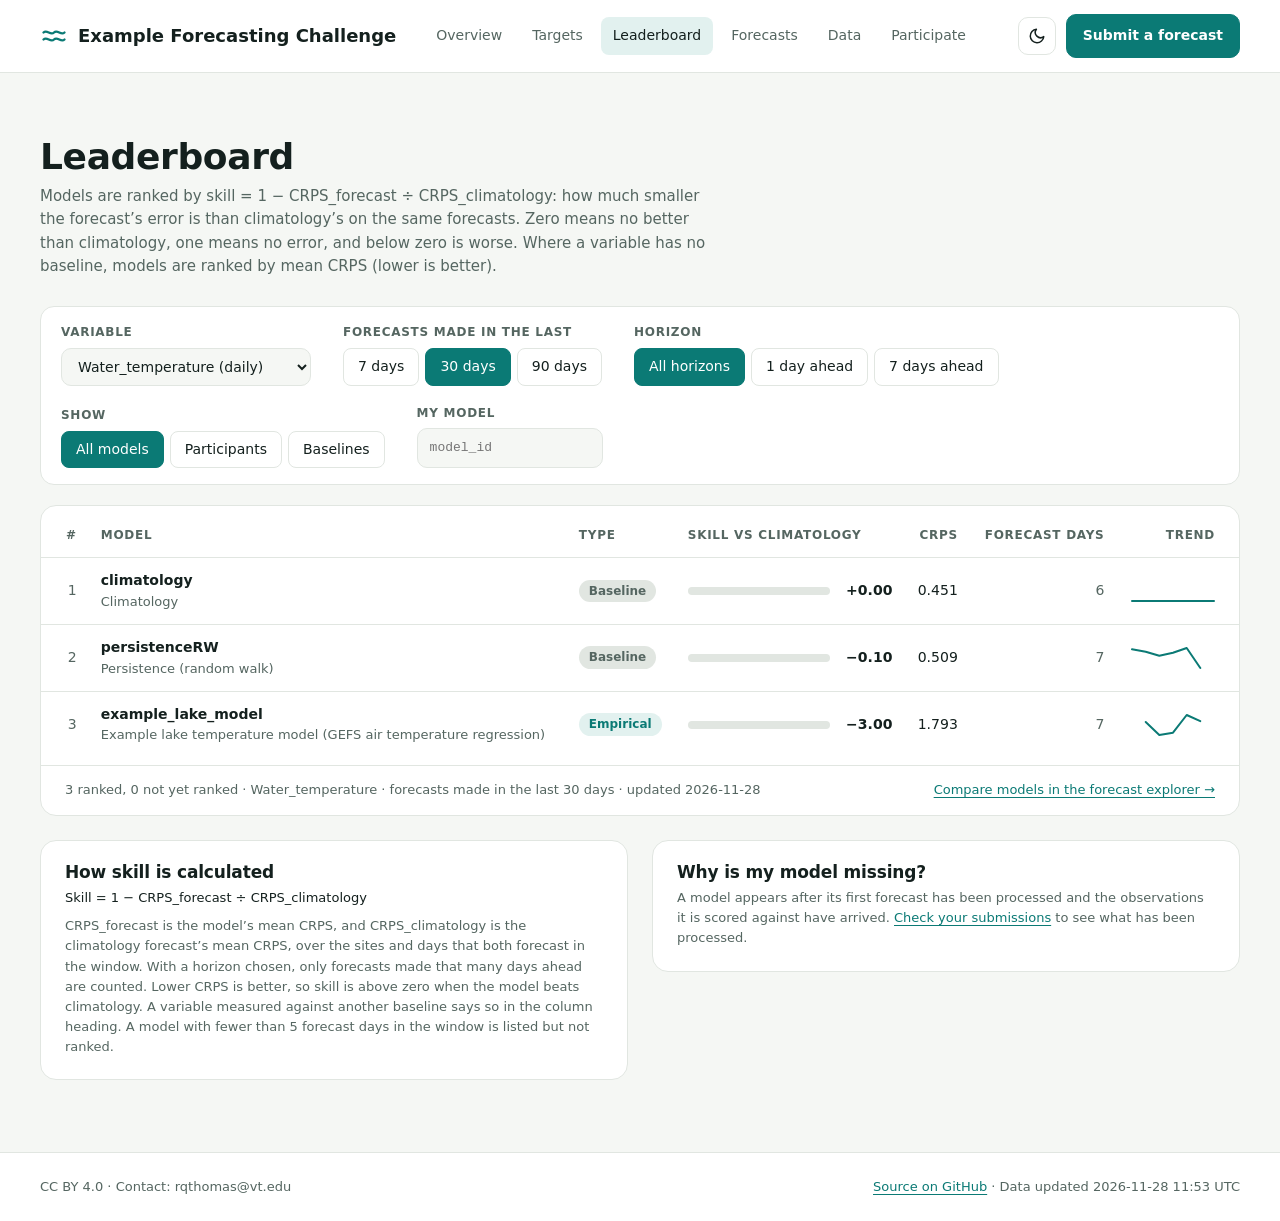
<file: leaderboard.html>
<!DOCTYPE html>
<html xmlns="http://www.w3.org/1999/xhtml" lang="en" xml:lang="en"><head>

<meta charset="utf-8">
<meta name="generator" content="quarto-1.10.19">

<meta name="viewport" content="width=device-width, initial-scale=1.0, user-scalable=yes">


<title>Leaderboard – Example Forecasting Challenge</title>
<style>
/* Default styles provided by pandoc.
** See https://pandoc.org/MANUAL.html#variables-for-html for config info.
*/
span.smallcaps{font-variant: small-caps;}
div.columns{display: flex; gap: 1.5em;}
div.column{flex: auto;}
@media screen {
div.columns{gap: min(4vw, 1.5em);}
div.column{overflow-x: auto;}
}
div.hanging-indent{margin-left: 1.5em; text-indent: -1.5em;}
ul.task-list{list-style: none;}
ul.task-list li input[type="checkbox"] {
  width: 0.8em;
  margin: 0 0.8em 0.2em -1em; /* quarto-specific, see https://github.com/quarto-dev/quarto-cli/issues/4556 */ 
  vertical-align: middle;
}
.display.math{display: block; text-align: center; margin: 0.5rem auto;}
</style>


<script src="site_libs/quarto-html/tabby.min.js"></script>
<script src="site_libs/quarto-html/popper.min.js"></script>
<script src="site_libs/quarto-html/tippy.umd.min.js"></script>
<link href="site_libs/quarto-html/tippy.css" rel="stylesheet">
<link href="site_libs/quarto-html/light-border.css" rel="stylesheet">
<link href="site_libs/quarto-html/quarto-html-afe927e19676d0e50b1726048be49fb1.min.css" rel="stylesheet" append-hash="true" data-mode="light">
<link href="site_libs/quarto-html/quarto-syntax-highlighting-bf27225e3a48a9273f3daa8f8e829971.css" rel="stylesheet" id="quarto-text-highlighting-styles">
<script src="js/shell.js"></script>


<link rel="stylesheet" href="styles.css">
</head>

<body>

<header class="hub-header"><div class="hub-header-inner">
<a class="hub-brand" href="index.html">
<svg width="28" height="28" viewbox="0 0 24 24" fill="none" stroke-width="2" stroke-linecap="round" stroke-linejoin="round" aria-hidden="true"><path d="M3 9c3-3 6 3 9 0s6 3 9 0M3 15c3-3 6 3 9 0s6 3 9 0"></path></svg>
<span>Example Forecasting Challenge</span></a>
<nav class="hub-nav" aria-label="Main">
<a href="index.html">Overview</a>
<a href="targets.html">Targets</a>
<a href="leaderboard.html">Leaderboard</a>
<a href="forecasts.html">Forecasts</a>
<a href="data.html">Data</a>
<a href="participate.html">Participate</a>
</nav>
<div class="hub-header-actions">
<button class="hub-theme" id="hub-theme" type="button" aria-label="Switch theme"><svg width="18" height="18" viewbox="0 0 24 24" fill="none" stroke="currentColor" stroke-width="2" stroke-linecap="round" stroke-linejoin="round" aria-hidden="true"><path d="M21 12.8A9 9 0 1111.2 3a7 7 0 009.8 9.8z"></path></svg></button>
<a class="btn btn-primary" href="participate.html">Submit a forecast</a>
</div></div></header>
<main class="hub-main" id="main"><header id="title-block-header" class="quarto-title-block"></header>




<div id="app">
<noscript>
This page needs JavaScript to draw its charts and tables.
</noscript>
</div>
<script type="module">
import { init } from "./js/pages/leaderboard.js";
init();
</script>


</main>
<footer class="hub-footer"><div class="hub-footer-inner">
<span>CC BY 4.0 · Contact: rqthomas@vt.edu</span>
<span><a href="https://github.com/rqthomas/challenge-template">Source on GitHub</a> · <span id="hub-updated"></span></span>
</div></footer>
<script id="quarto-html-after-body" type="application/javascript">
  window.document.addEventListener("DOMContentLoaded", function (event) {
    const tabsets =  window.document.querySelectorAll(".panel-tabset-tabby")
    tabsets.forEach(function(tabset) {
      const tabby = new Tabby('#' + tabset.id);
    });
      var localhostRegex = new RegExp(/^(?:http|https):\/\/localhost\:?[0-9]*\//);
      var mailtoRegex = new RegExp(/^mailto:/);
        var filterRegex = new RegExp("https:\/\/rqthomas\.github\.io\/challenge-template\/");
      var isInternal = (href) => {
          return filterRegex.test(href) || localhostRegex.test(href) || mailtoRegex.test(href);
      }
      // Inspect non-navigation links and adorn them if external
     var links = window.document.querySelectorAll('a[href]:not(.nav-link):not(.navbar-brand):not(.toc-action):not(.sidebar-link):not(.sidebar-item-toggle):not(.pagination-link):not(.no-external):not([aria-hidden]):not(.dropdown-item):not(.quarto-navigation-tool):not(.about-link)');
      for (var i=0; i<links.length; i++) {
        const link = links[i];
        if (!isInternal(link.href)) {
          // undo the damage that might have been done by quarto-nav.js in the case of
          // links that we want to consider external
          if (link.dataset.originalHref !== undefined) {
            link.href = link.dataset.originalHref;
          }
        }
      }
    function tippyHover(el, contentFn, onTriggerFn, onUntriggerFn) {
      const config = {
        allowHTML: true,
        maxWidth: 500,
        delay: 100,
        arrow: false,
        appendTo: function(el) {
            return el.parentElement;
        },
        interactive: true,
        interactiveBorder: 10,
        theme: 'light-border',
        placement: 'bottom-start',
      };
      if (contentFn) {
        config.content = contentFn;
      }
      if (onTriggerFn) {
        config.onTrigger = onTriggerFn;
      }
      if (onUntriggerFn) {
        config.onUntrigger = onUntriggerFn;
      }
      window.tippy(el, config); 
    }
    const xrefs = window.document.querySelectorAll('a.quarto-xref');
    const processXRef = (id, note) => {
      // Strip column container classes
      const stripColumnClz = (el) => {
        el.classList.remove("page-full", "page-columns");
        if (el.children) {
          for (const child of el.children) {
            stripColumnClz(child);
          }
        }
      }
      stripColumnClz(note)
      if (id === null || id.startsWith('sec-')) {
        // Special case sections, only their first couple elements
        const container = document.createElement("div");
        if (note.children && note.children.length > 2) {
          container.appendChild(note.children[0].cloneNode(true));
          for (let i = 1; i < note.children.length; i++) {
            const child = note.children[i];
            if (child.tagName === "P" && child.innerText === "") {
              continue;
            } else {
              container.appendChild(child.cloneNode(true));
              break;
            }
          }
          if (window.Quarto?.typesetMath) {
            window.Quarto.typesetMath(container);
          }
          return container.innerHTML
        } else {
          if (window.Quarto?.typesetMath) {
            window.Quarto.typesetMath(note);
          }
          return note.innerHTML;
        }
      } else {
        // Remove any anchor links if they are present
        const anchorLink = note.querySelector('a.anchorjs-link');
        if (anchorLink) {
          anchorLink.remove();
        }
        if (window.Quarto?.typesetMath) {
          window.Quarto.typesetMath(note);
        }
        if (note.classList.contains("callout")) {
          return note.outerHTML;
        } else {
          return note.innerHTML;
        }
      }
    }
    for (var i=0; i<xrefs.length; i++) {
      const xref = xrefs[i];
      tippyHover(xref, undefined, function(instance) {
        instance.disable();
        let url = xref.getAttribute('href');
        let hash = undefined; 
        if (url.startsWith('#')) {
          hash = url;
        } else {
          try { hash = new URL(url).hash; } catch {}
        }
        if (hash) {
          const id = hash.replace(/^#\/?/, "");
          const note = window.document.getElementById(id);
          if (note !== null) {
            try {
              const html = processXRef(id, note.cloneNode(true));
              instance.setContent(html);
            } finally {
              instance.enable();
              instance.show();
            }
          } else {
            // See if we can fetch this
            fetch(url.split('#')[0])
            .then(res => res.text())
            .then(html => {
              const parser = new DOMParser();
              const htmlDoc = parser.parseFromString(html, "text/html");
              const note = htmlDoc.getElementById(id);
              if (note !== null) {
                const html = processXRef(id, note);
                instance.setContent(html);
              } 
            }).finally(() => {
              instance.enable();
              instance.show();
            });
          }
        } else {
          // See if we can fetch a full url (with no hash to target)
          // This is a special case and we should probably do some content thinning / targeting
          fetch(url)
          .then(res => res.text())
          .then(html => {
            const parser = new DOMParser();
            const htmlDoc = parser.parseFromString(html, "text/html");
            const note = htmlDoc.querySelector('main.content');
            if (note !== null) {
              // This should only happen for chapter cross references
              // (since there is no id in the URL)
              // remove the first header
              if (note.children.length > 0 && note.children[0].tagName === "HEADER") {
                note.children[0].remove();
              }
              const html = processXRef(null, note);
              instance.setContent(html);
            } 
          }).finally(() => {
            instance.enable();
            instance.show();
          });
        }
      }, function(instance) {
      });
    }
        let selectedAnnoteEl;
        const selectorForAnnotation = ( cell, annotation) => {
          let cellAttr = 'data-code-cell="' + cell + '"';
          let lineAttr = 'data-code-annotation="' +  annotation + '"';
          const selector = 'span[' + cellAttr + '][' + lineAttr + ']';
          return selector;
        }
        const selectCodeLines = (annoteEl) => {
          const doc = window.document;
          const targetCell = annoteEl.getAttribute("data-target-cell");
          const targetAnnotation = annoteEl.getAttribute("data-target-annotation");
          const annoteSpan = window.document.querySelector(selectorForAnnotation(targetCell, targetAnnotation));
          const lines = annoteSpan.getAttribute("data-code-lines").split(",");
          const lineIds = lines.map((line) => {
            return targetCell + "-" + line;
          })
          let top = null;
          let height = null;
          let parent = null;
          if (lineIds.length > 0) {
              //compute the position of the single el (top and bottom and make a div)
              const el = window.document.getElementById(lineIds[0]);
              top = el.offsetTop;
              height = el.offsetHeight;
              parent = el.parentElement.parentElement;
            if (lineIds.length > 1) {
              const lastEl = window.document.getElementById(lineIds[lineIds.length - 1]);
              const bottom = lastEl.offsetTop + lastEl.offsetHeight;
              height = bottom - top;
            }
            if (top !== null && height !== null && parent !== null) {
              // cook up a div (if necessary) and position it 
              let div = window.document.getElementById("code-annotation-line-highlight");
              if (div === null) {
                div = window.document.createElement("div");
                div.setAttribute("id", "code-annotation-line-highlight");
                div.style.position = 'absolute';
                parent.appendChild(div);
              }
              div.style.top = top - 2 + "px";
              div.style.height = height + 4 + "px";
              div.style.left = 0;
              let gutterDiv = window.document.getElementById("code-annotation-line-highlight-gutter");
              if (gutterDiv === null) {
                gutterDiv = window.document.createElement("div");
                gutterDiv.setAttribute("id", "code-annotation-line-highlight-gutter");
                gutterDiv.style.position = 'absolute';
                const codeCell = window.document.getElementById(targetCell);
                const gutter = codeCell.querySelector('.code-annotation-gutter');
                gutter.appendChild(gutterDiv);
              }
              gutterDiv.style.top = top - 2 + "px";
              gutterDiv.style.height = height + 4 + "px";
            }
            selectedAnnoteEl = annoteEl;
          }
        };
        const unselectCodeLines = () => {
          const elementsIds = ["code-annotation-line-highlight", "code-annotation-line-highlight-gutter"];
          elementsIds.forEach((elId) => {
            const div = window.document.getElementById(elId);
            if (div) {
              div.remove();
            }
          });
          selectedAnnoteEl = undefined;
        };
          // Handle positioning of the toggle
      window.addEventListener(
        "resize",
        throttle(() => {
          elRect = undefined;
          if (selectedAnnoteEl) {
            selectCodeLines(selectedAnnoteEl);
          }
        }, 10)
      );
      function throttle(fn, ms) {
      let throttle = false;
      let timer;
        return (...args) => {
          if(!throttle) { // first call gets through
              fn.apply(this, args);
              throttle = true;
          } else { // all the others get throttled
              if(timer) clearTimeout(timer); // cancel #2
              timer = setTimeout(() => {
                fn.apply(this, args);
                timer = throttle = false;
              }, ms);
          }
        };
      }
        // Attach click handler to the DT
        const annoteDls = window.document.querySelectorAll('dt[data-target-cell]');
        for (const annoteDlNode of annoteDls) {
          annoteDlNode.addEventListener('click', (event) => {
            const clickedEl = event.target;
            if (clickedEl !== selectedAnnoteEl) {
              unselectCodeLines();
              const activeEl = window.document.querySelector('dt[data-target-cell].code-annotation-active');
              if (activeEl) {
                activeEl.classList.remove('code-annotation-active');
              }
              selectCodeLines(clickedEl);
              clickedEl.classList.add('code-annotation-active');
            } else {
              // Unselect the line
              unselectCodeLines();
              clickedEl.classList.remove('code-annotation-active');
            }
          });
        }
  });
  </script>




</body></html>
</file>
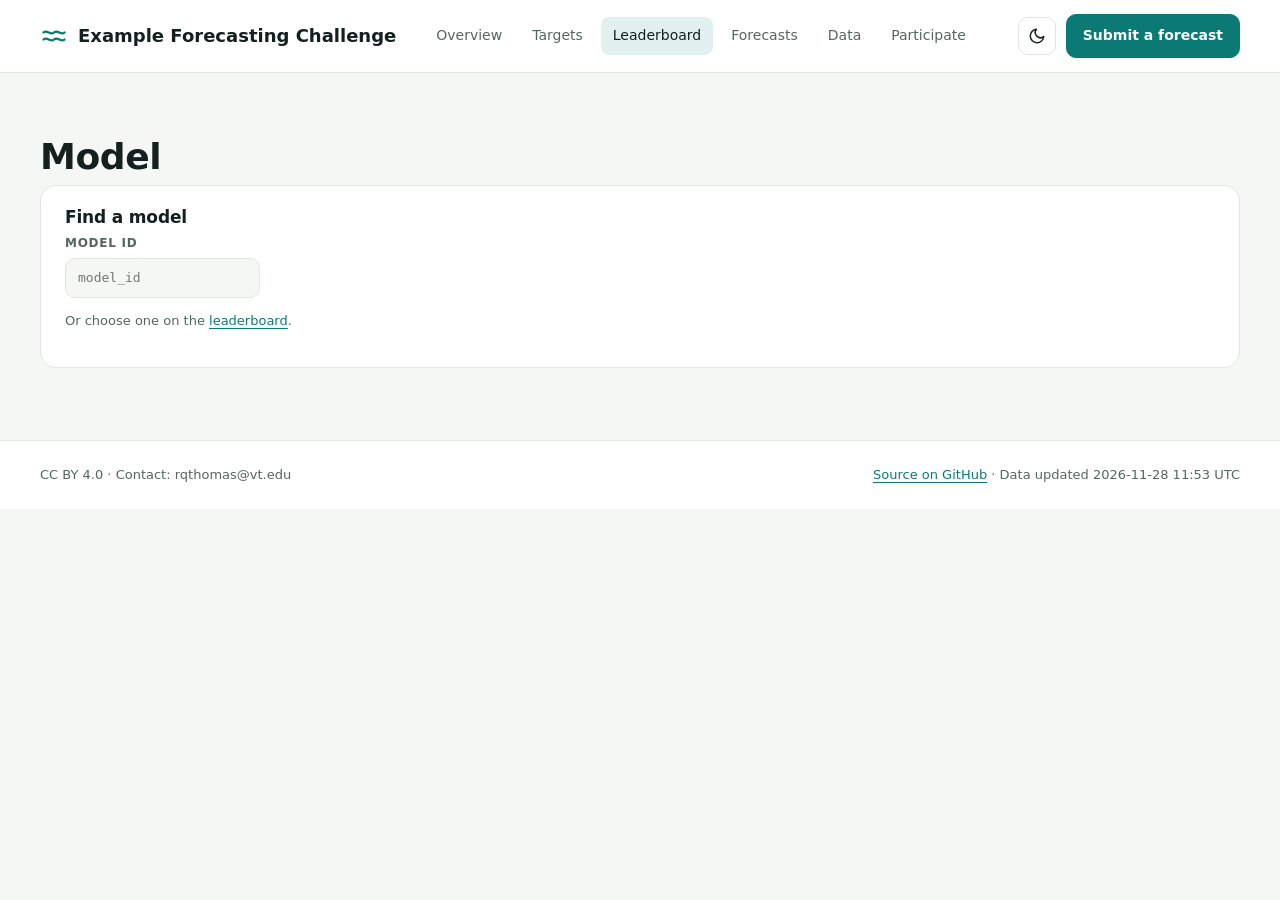
<file: model.html>
<!DOCTYPE html>
<html xmlns="http://www.w3.org/1999/xhtml" lang="en" xml:lang="en"><head>

<meta charset="utf-8">
<meta name="generator" content="quarto-1.10.19">

<meta name="viewport" content="width=device-width, initial-scale=1.0, user-scalable=yes">


<title>Model – Example Forecasting Challenge</title>
<style>
/* Default styles provided by pandoc.
** See https://pandoc.org/MANUAL.html#variables-for-html for config info.
*/
span.smallcaps{font-variant: small-caps;}
div.columns{display: flex; gap: 1.5em;}
div.column{flex: auto;}
@media screen {
div.columns{gap: min(4vw, 1.5em);}
div.column{overflow-x: auto;}
}
div.hanging-indent{margin-left: 1.5em; text-indent: -1.5em;}
ul.task-list{list-style: none;}
ul.task-list li input[type="checkbox"] {
  width: 0.8em;
  margin: 0 0.8em 0.2em -1em; /* quarto-specific, see https://github.com/quarto-dev/quarto-cli/issues/4556 */ 
  vertical-align: middle;
}
.display.math{display: block; text-align: center; margin: 0.5rem auto;}
</style>


<script src="site_libs/quarto-html/tabby.min.js"></script>
<script src="site_libs/quarto-html/popper.min.js"></script>
<script src="site_libs/quarto-html/tippy.umd.min.js"></script>
<link href="site_libs/quarto-html/tippy.css" rel="stylesheet">
<link href="site_libs/quarto-html/light-border.css" rel="stylesheet">
<link href="site_libs/quarto-html/quarto-html-afe927e19676d0e50b1726048be49fb1.min.css" rel="stylesheet" append-hash="true" data-mode="light">
<link href="site_libs/quarto-html/quarto-syntax-highlighting-bf27225e3a48a9273f3daa8f8e829971.css" rel="stylesheet" id="quarto-text-highlighting-styles">
<script src="js/shell.js"></script>


<link rel="stylesheet" href="styles.css">
</head>

<body>

<header class="hub-header"><div class="hub-header-inner">
<a class="hub-brand" href="index.html">
<svg width="28" height="28" viewbox="0 0 24 24" fill="none" stroke-width="2" stroke-linecap="round" stroke-linejoin="round" aria-hidden="true"><path d="M3 9c3-3 6 3 9 0s6 3 9 0M3 15c3-3 6 3 9 0s6 3 9 0"></path></svg>
<span>Example Forecasting Challenge</span></a>
<nav class="hub-nav" aria-label="Main">
<a href="index.html">Overview</a>
<a href="targets.html">Targets</a>
<a href="leaderboard.html">Leaderboard</a>
<a href="forecasts.html">Forecasts</a>
<a href="data.html">Data</a>
<a href="participate.html">Participate</a>
</nav>
<div class="hub-header-actions">
<button class="hub-theme" id="hub-theme" type="button" aria-label="Switch theme"><svg width="18" height="18" viewbox="0 0 24 24" fill="none" stroke="currentColor" stroke-width="2" stroke-linecap="round" stroke-linejoin="round" aria-hidden="true"><path d="M21 12.8A9 9 0 1111.2 3a7 7 0 009.8 9.8z"></path></svg></button>
<a class="btn btn-primary" href="participate.html">Submit a forecast</a>
</div></div></header>
<main class="hub-main" id="main"><header id="title-block-header" class="quarto-title-block"></header>




<div id="app">
<noscript>
This page needs JavaScript to draw its charts and tables.
</noscript>
</div>
<script type="module">
import { init } from "./js/pages/model.js";
init();
</script>


</main>
<footer class="hub-footer"><div class="hub-footer-inner">
<span>CC BY 4.0 · Contact: rqthomas@vt.edu</span>
<span><a href="https://github.com/rqthomas/challenge-template">Source on GitHub</a> · <span id="hub-updated"></span></span>
</div></footer>
<script id="quarto-html-after-body" type="application/javascript">
  window.document.addEventListener("DOMContentLoaded", function (event) {
    const tabsets =  window.document.querySelectorAll(".panel-tabset-tabby")
    tabsets.forEach(function(tabset) {
      const tabby = new Tabby('#' + tabset.id);
    });
      var localhostRegex = new RegExp(/^(?:http|https):\/\/localhost\:?[0-9]*\//);
      var mailtoRegex = new RegExp(/^mailto:/);
        var filterRegex = new RegExp("https:\/\/rqthomas\.github\.io\/challenge-template\/");
      var isInternal = (href) => {
          return filterRegex.test(href) || localhostRegex.test(href) || mailtoRegex.test(href);
      }
      // Inspect non-navigation links and adorn them if external
     var links = window.document.querySelectorAll('a[href]:not(.nav-link):not(.navbar-brand):not(.toc-action):not(.sidebar-link):not(.sidebar-item-toggle):not(.pagination-link):not(.no-external):not([aria-hidden]):not(.dropdown-item):not(.quarto-navigation-tool):not(.about-link)');
      for (var i=0; i<links.length; i++) {
        const link = links[i];
        if (!isInternal(link.href)) {
          // undo the damage that might have been done by quarto-nav.js in the case of
          // links that we want to consider external
          if (link.dataset.originalHref !== undefined) {
            link.href = link.dataset.originalHref;
          }
        }
      }
    function tippyHover(el, contentFn, onTriggerFn, onUntriggerFn) {
      const config = {
        allowHTML: true,
        maxWidth: 500,
        delay: 100,
        arrow: false,
        appendTo: function(el) {
            return el.parentElement;
        },
        interactive: true,
        interactiveBorder: 10,
        theme: 'light-border',
        placement: 'bottom-start',
      };
      if (contentFn) {
        config.content = contentFn;
      }
      if (onTriggerFn) {
        config.onTrigger = onTriggerFn;
      }
      if (onUntriggerFn) {
        config.onUntrigger = onUntriggerFn;
      }
      window.tippy(el, config); 
    }
    const xrefs = window.document.querySelectorAll('a.quarto-xref');
    const processXRef = (id, note) => {
      // Strip column container classes
      const stripColumnClz = (el) => {
        el.classList.remove("page-full", "page-columns");
        if (el.children) {
          for (const child of el.children) {
            stripColumnClz(child);
          }
        }
      }
      stripColumnClz(note)
      if (id === null || id.startsWith('sec-')) {
        // Special case sections, only their first couple elements
        const container = document.createElement("div");
        if (note.children && note.children.length > 2) {
          container.appendChild(note.children[0].cloneNode(true));
          for (let i = 1; i < note.children.length; i++) {
            const child = note.children[i];
            if (child.tagName === "P" && child.innerText === "") {
              continue;
            } else {
              container.appendChild(child.cloneNode(true));
              break;
            }
          }
          if (window.Quarto?.typesetMath) {
            window.Quarto.typesetMath(container);
          }
          return container.innerHTML
        } else {
          if (window.Quarto?.typesetMath) {
            window.Quarto.typesetMath(note);
          }
          return note.innerHTML;
        }
      } else {
        // Remove any anchor links if they are present
        const anchorLink = note.querySelector('a.anchorjs-link');
        if (anchorLink) {
          anchorLink.remove();
        }
        if (window.Quarto?.typesetMath) {
          window.Quarto.typesetMath(note);
        }
        if (note.classList.contains("callout")) {
          return note.outerHTML;
        } else {
          return note.innerHTML;
        }
      }
    }
    for (var i=0; i<xrefs.length; i++) {
      const xref = xrefs[i];
      tippyHover(xref, undefined, function(instance) {
        instance.disable();
        let url = xref.getAttribute('href');
        let hash = undefined; 
        if (url.startsWith('#')) {
          hash = url;
        } else {
          try { hash = new URL(url).hash; } catch {}
        }
        if (hash) {
          const id = hash.replace(/^#\/?/, "");
          const note = window.document.getElementById(id);
          if (note !== null) {
            try {
              const html = processXRef(id, note.cloneNode(true));
              instance.setContent(html);
            } finally {
              instance.enable();
              instance.show();
            }
          } else {
            // See if we can fetch this
            fetch(url.split('#')[0])
            .then(res => res.text())
            .then(html => {
              const parser = new DOMParser();
              const htmlDoc = parser.parseFromString(html, "text/html");
              const note = htmlDoc.getElementById(id);
              if (note !== null) {
                const html = processXRef(id, note);
                instance.setContent(html);
              } 
            }).finally(() => {
              instance.enable();
              instance.show();
            });
          }
        } else {
          // See if we can fetch a full url (with no hash to target)
          // This is a special case and we should probably do some content thinning / targeting
          fetch(url)
          .then(res => res.text())
          .then(html => {
            const parser = new DOMParser();
            const htmlDoc = parser.parseFromString(html, "text/html");
            const note = htmlDoc.querySelector('main.content');
            if (note !== null) {
              // This should only happen for chapter cross references
              // (since there is no id in the URL)
              // remove the first header
              if (note.children.length > 0 && note.children[0].tagName === "HEADER") {
                note.children[0].remove();
              }
              const html = processXRef(null, note);
              instance.setContent(html);
            } 
          }).finally(() => {
            instance.enable();
            instance.show();
          });
        }
      }, function(instance) {
      });
    }
        let selectedAnnoteEl;
        const selectorForAnnotation = ( cell, annotation) => {
          let cellAttr = 'data-code-cell="' + cell + '"';
          let lineAttr = 'data-code-annotation="' +  annotation + '"';
          const selector = 'span[' + cellAttr + '][' + lineAttr + ']';
          return selector;
        }
        const selectCodeLines = (annoteEl) => {
          const doc = window.document;
          const targetCell = annoteEl.getAttribute("data-target-cell");
          const targetAnnotation = annoteEl.getAttribute("data-target-annotation");
          const annoteSpan = window.document.querySelector(selectorForAnnotation(targetCell, targetAnnotation));
          const lines = annoteSpan.getAttribute("data-code-lines").split(",");
          const lineIds = lines.map((line) => {
            return targetCell + "-" + line;
          })
          let top = null;
          let height = null;
          let parent = null;
          if (lineIds.length > 0) {
              //compute the position of the single el (top and bottom and make a div)
              const el = window.document.getElementById(lineIds[0]);
              top = el.offsetTop;
              height = el.offsetHeight;
              parent = el.parentElement.parentElement;
            if (lineIds.length > 1) {
              const lastEl = window.document.getElementById(lineIds[lineIds.length - 1]);
              const bottom = lastEl.offsetTop + lastEl.offsetHeight;
              height = bottom - top;
            }
            if (top !== null && height !== null && parent !== null) {
              // cook up a div (if necessary) and position it 
              let div = window.document.getElementById("code-annotation-line-highlight");
              if (div === null) {
                div = window.document.createElement("div");
                div.setAttribute("id", "code-annotation-line-highlight");
                div.style.position = 'absolute';
                parent.appendChild(div);
              }
              div.style.top = top - 2 + "px";
              div.style.height = height + 4 + "px";
              div.style.left = 0;
              let gutterDiv = window.document.getElementById("code-annotation-line-highlight-gutter");
              if (gutterDiv === null) {
                gutterDiv = window.document.createElement("div");
                gutterDiv.setAttribute("id", "code-annotation-line-highlight-gutter");
                gutterDiv.style.position = 'absolute';
                const codeCell = window.document.getElementById(targetCell);
                const gutter = codeCell.querySelector('.code-annotation-gutter');
                gutter.appendChild(gutterDiv);
              }
              gutterDiv.style.top = top - 2 + "px";
              gutterDiv.style.height = height + 4 + "px";
            }
            selectedAnnoteEl = annoteEl;
          }
        };
        const unselectCodeLines = () => {
          const elementsIds = ["code-annotation-line-highlight", "code-annotation-line-highlight-gutter"];
          elementsIds.forEach((elId) => {
            const div = window.document.getElementById(elId);
            if (div) {
              div.remove();
            }
          });
          selectedAnnoteEl = undefined;
        };
          // Handle positioning of the toggle
      window.addEventListener(
        "resize",
        throttle(() => {
          elRect = undefined;
          if (selectedAnnoteEl) {
            selectCodeLines(selectedAnnoteEl);
          }
        }, 10)
      );
      function throttle(fn, ms) {
      let throttle = false;
      let timer;
        return (...args) => {
          if(!throttle) { // first call gets through
              fn.apply(this, args);
              throttle = true;
          } else { // all the others get throttled
              if(timer) clearTimeout(timer); // cancel #2
              timer = setTimeout(() => {
                fn.apply(this, args);
                timer = throttle = false;
              }, ms);
          }
        };
      }
        // Attach click handler to the DT
        const annoteDls = window.document.querySelectorAll('dt[data-target-cell]');
        for (const annoteDlNode of annoteDls) {
          annoteDlNode.addEventListener('click', (event) => {
            const clickedEl = event.target;
            if (clickedEl !== selectedAnnoteEl) {
              unselectCodeLines();
              const activeEl = window.document.querySelector('dt[data-target-cell].code-annotation-active');
              if (activeEl) {
                activeEl.classList.remove('code-annotation-active');
              }
              selectCodeLines(clickedEl);
              clickedEl.classList.add('code-annotation-active');
            } else {
              // Unselect the line
              unselectCodeLines();
              clickedEl.classList.remove('code-annotation-active');
            }
          });
        }
  });
  </script>




</body></html>
</file>
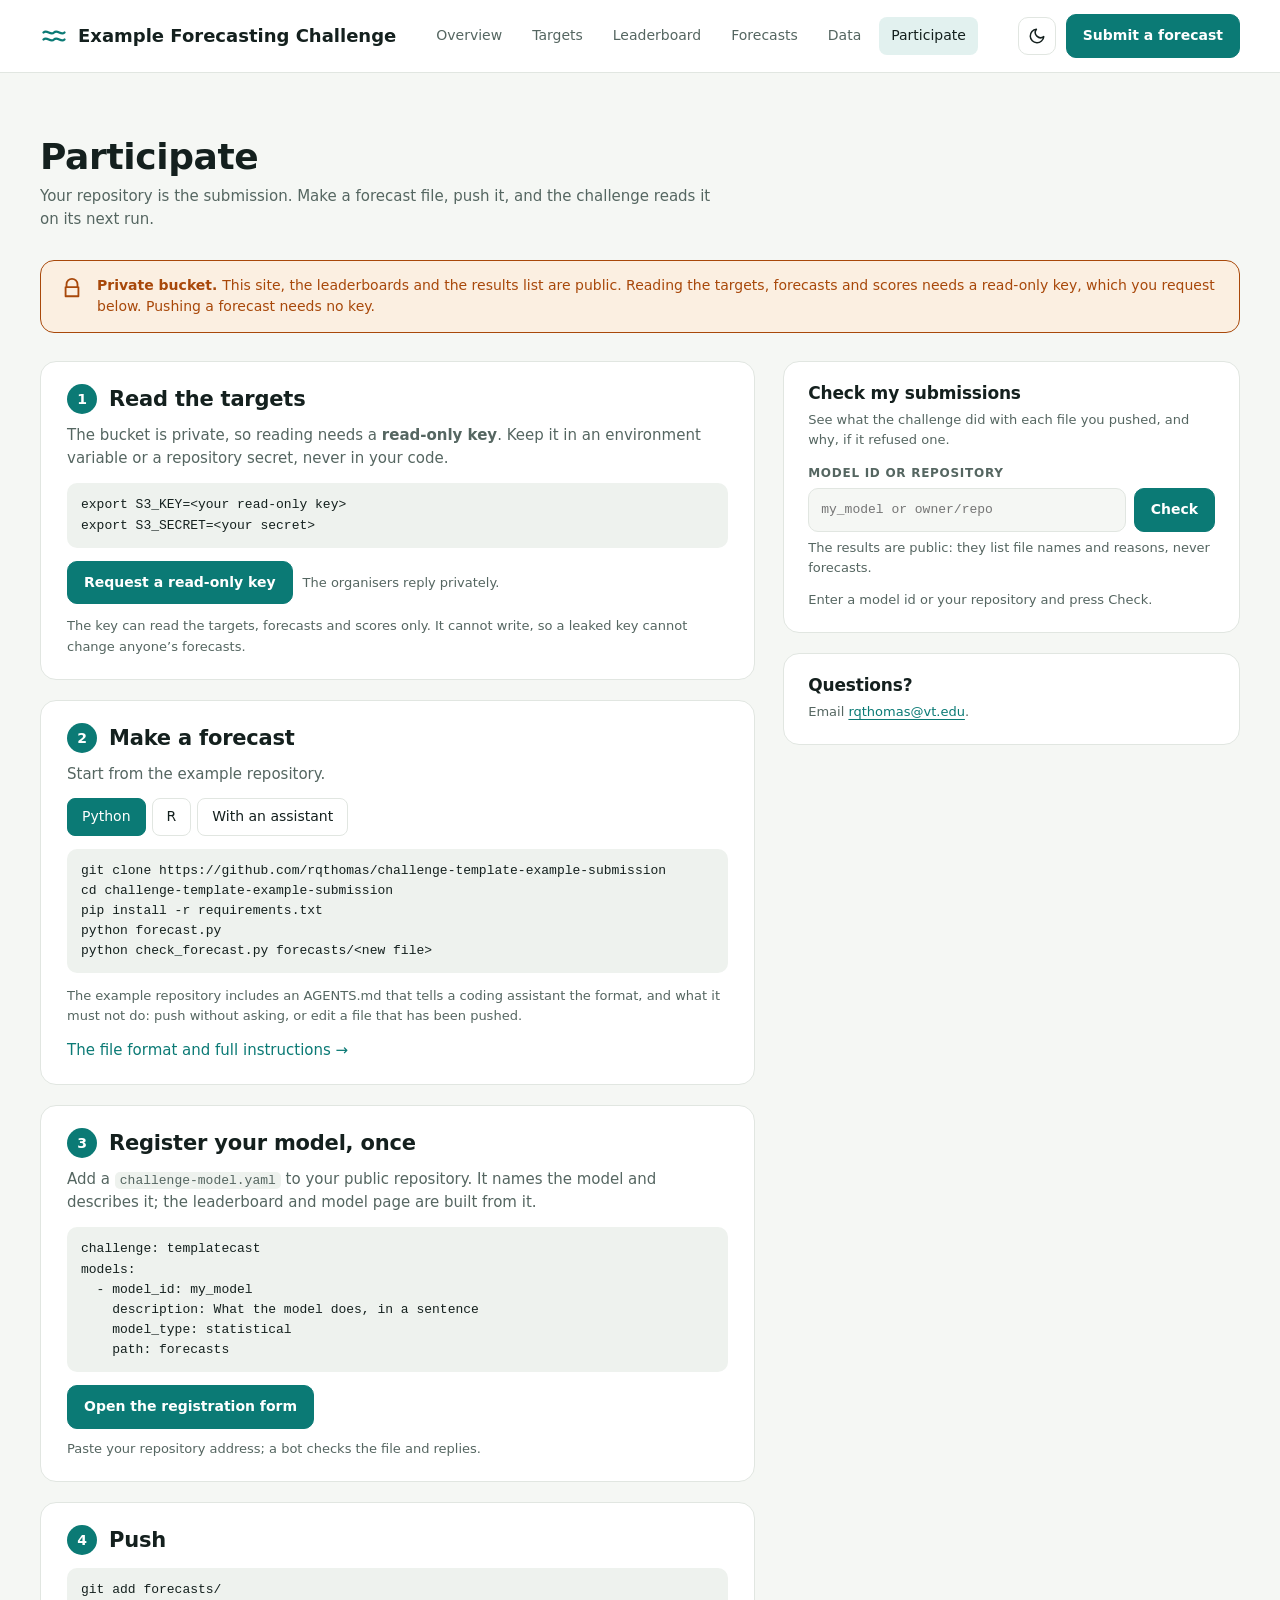
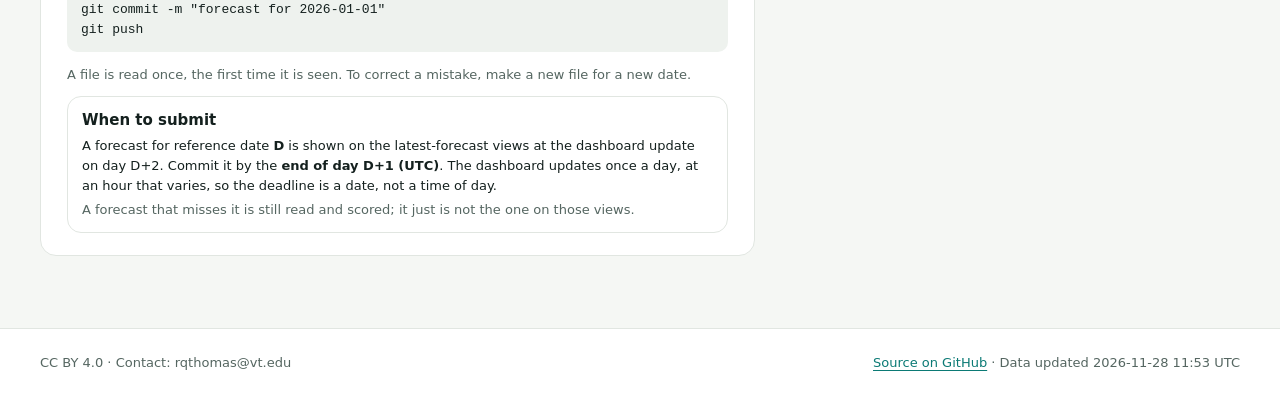
<file: participate.html>
<!DOCTYPE html>
<html xmlns="http://www.w3.org/1999/xhtml" lang="en" xml:lang="en"><head>

<meta charset="utf-8">
<meta name="generator" content="quarto-1.10.19">

<meta name="viewport" content="width=device-width, initial-scale=1.0, user-scalable=yes">


<title>Participate – Example Forecasting Challenge</title>
<style>
/* Default styles provided by pandoc.
** See https://pandoc.org/MANUAL.html#variables-for-html for config info.
*/
span.smallcaps{font-variant: small-caps;}
div.columns{display: flex; gap: 1.5em;}
div.column{flex: auto;}
@media screen {
div.columns{gap: min(4vw, 1.5em);}
div.column{overflow-x: auto;}
}
div.hanging-indent{margin-left: 1.5em; text-indent: -1.5em;}
ul.task-list{list-style: none;}
ul.task-list li input[type="checkbox"] {
  width: 0.8em;
  margin: 0 0.8em 0.2em -1em; /* quarto-specific, see https://github.com/quarto-dev/quarto-cli/issues/4556 */ 
  vertical-align: middle;
}
.display.math{display: block; text-align: center; margin: 0.5rem auto;}
</style>


<script src="site_libs/quarto-html/tabby.min.js"></script>
<script src="site_libs/quarto-html/popper.min.js"></script>
<script src="site_libs/quarto-html/tippy.umd.min.js"></script>
<link href="site_libs/quarto-html/tippy.css" rel="stylesheet">
<link href="site_libs/quarto-html/light-border.css" rel="stylesheet">
<link href="site_libs/quarto-html/quarto-html-afe927e19676d0e50b1726048be49fb1.min.css" rel="stylesheet" append-hash="true" data-mode="light">
<link href="site_libs/quarto-html/quarto-syntax-highlighting-bf27225e3a48a9273f3daa8f8e829971.css" rel="stylesheet" id="quarto-text-highlighting-styles">
<script src="js/shell.js"></script>


<link rel="stylesheet" href="styles.css">
</head>

<body>

<header class="hub-header"><div class="hub-header-inner">
<a class="hub-brand" href="index.html">
<svg width="28" height="28" viewbox="0 0 24 24" fill="none" stroke-width="2" stroke-linecap="round" stroke-linejoin="round" aria-hidden="true"><path d="M3 9c3-3 6 3 9 0s6 3 9 0M3 15c3-3 6 3 9 0s6 3 9 0"></path></svg>
<span>Example Forecasting Challenge</span></a>
<nav class="hub-nav" aria-label="Main">
<a href="index.html">Overview</a>
<a href="targets.html">Targets</a>
<a href="leaderboard.html">Leaderboard</a>
<a href="forecasts.html">Forecasts</a>
<a href="data.html">Data</a>
<a href="participate.html">Participate</a>
</nav>
<div class="hub-header-actions">
<button class="hub-theme" id="hub-theme" type="button" aria-label="Switch theme"><svg width="18" height="18" viewbox="0 0 24 24" fill="none" stroke="currentColor" stroke-width="2" stroke-linecap="round" stroke-linejoin="round" aria-hidden="true"><path d="M21 12.8A9 9 0 1111.2 3a7 7 0 009.8 9.8z"></path></svg></button>
<a class="btn btn-primary" href="participate.html">Submit a forecast</a>
</div></div></header>
<main class="hub-main" id="main"><header id="title-block-header" class="quarto-title-block"></header>




<div id="app">
<noscript>
This page needs JavaScript to draw its charts and tables.
</noscript>
</div>
<script type="module">
import { init } from "./js/pages/participate.js";
init();
</script>


</main>
<footer class="hub-footer"><div class="hub-footer-inner">
<span>CC BY 4.0 · Contact: rqthomas@vt.edu</span>
<span><a href="https://github.com/rqthomas/challenge-template">Source on GitHub</a> · <span id="hub-updated"></span></span>
</div></footer>
<script id="quarto-html-after-body" type="application/javascript">
  window.document.addEventListener("DOMContentLoaded", function (event) {
    const tabsets =  window.document.querySelectorAll(".panel-tabset-tabby")
    tabsets.forEach(function(tabset) {
      const tabby = new Tabby('#' + tabset.id);
    });
      var localhostRegex = new RegExp(/^(?:http|https):\/\/localhost\:?[0-9]*\//);
      var mailtoRegex = new RegExp(/^mailto:/);
        var filterRegex = new RegExp("https:\/\/rqthomas\.github\.io\/challenge-template\/");
      var isInternal = (href) => {
          return filterRegex.test(href) || localhostRegex.test(href) || mailtoRegex.test(href);
      }
      // Inspect non-navigation links and adorn them if external
     var links = window.document.querySelectorAll('a[href]:not(.nav-link):not(.navbar-brand):not(.toc-action):not(.sidebar-link):not(.sidebar-item-toggle):not(.pagination-link):not(.no-external):not([aria-hidden]):not(.dropdown-item):not(.quarto-navigation-tool):not(.about-link)');
      for (var i=0; i<links.length; i++) {
        const link = links[i];
        if (!isInternal(link.href)) {
          // undo the damage that might have been done by quarto-nav.js in the case of
          // links that we want to consider external
          if (link.dataset.originalHref !== undefined) {
            link.href = link.dataset.originalHref;
          }
        }
      }
    function tippyHover(el, contentFn, onTriggerFn, onUntriggerFn) {
      const config = {
        allowHTML: true,
        maxWidth: 500,
        delay: 100,
        arrow: false,
        appendTo: function(el) {
            return el.parentElement;
        },
        interactive: true,
        interactiveBorder: 10,
        theme: 'light-border',
        placement: 'bottom-start',
      };
      if (contentFn) {
        config.content = contentFn;
      }
      if (onTriggerFn) {
        config.onTrigger = onTriggerFn;
      }
      if (onUntriggerFn) {
        config.onUntrigger = onUntriggerFn;
      }
      window.tippy(el, config); 
    }
    const xrefs = window.document.querySelectorAll('a.quarto-xref');
    const processXRef = (id, note) => {
      // Strip column container classes
      const stripColumnClz = (el) => {
        el.classList.remove("page-full", "page-columns");
        if (el.children) {
          for (const child of el.children) {
            stripColumnClz(child);
          }
        }
      }
      stripColumnClz(note)
      if (id === null || id.startsWith('sec-')) {
        // Special case sections, only their first couple elements
        const container = document.createElement("div");
        if (note.children && note.children.length > 2) {
          container.appendChild(note.children[0].cloneNode(true));
          for (let i = 1; i < note.children.length; i++) {
            const child = note.children[i];
            if (child.tagName === "P" && child.innerText === "") {
              continue;
            } else {
              container.appendChild(child.cloneNode(true));
              break;
            }
          }
          if (window.Quarto?.typesetMath) {
            window.Quarto.typesetMath(container);
          }
          return container.innerHTML
        } else {
          if (window.Quarto?.typesetMath) {
            window.Quarto.typesetMath(note);
          }
          return note.innerHTML;
        }
      } else {
        // Remove any anchor links if they are present
        const anchorLink = note.querySelector('a.anchorjs-link');
        if (anchorLink) {
          anchorLink.remove();
        }
        if (window.Quarto?.typesetMath) {
          window.Quarto.typesetMath(note);
        }
        if (note.classList.contains("callout")) {
          return note.outerHTML;
        } else {
          return note.innerHTML;
        }
      }
    }
    for (var i=0; i<xrefs.length; i++) {
      const xref = xrefs[i];
      tippyHover(xref, undefined, function(instance) {
        instance.disable();
        let url = xref.getAttribute('href');
        let hash = undefined; 
        if (url.startsWith('#')) {
          hash = url;
        } else {
          try { hash = new URL(url).hash; } catch {}
        }
        if (hash) {
          const id = hash.replace(/^#\/?/, "");
          const note = window.document.getElementById(id);
          if (note !== null) {
            try {
              const html = processXRef(id, note.cloneNode(true));
              instance.setContent(html);
            } finally {
              instance.enable();
              instance.show();
            }
          } else {
            // See if we can fetch this
            fetch(url.split('#')[0])
            .then(res => res.text())
            .then(html => {
              const parser = new DOMParser();
              const htmlDoc = parser.parseFromString(html, "text/html");
              const note = htmlDoc.getElementById(id);
              if (note !== null) {
                const html = processXRef(id, note);
                instance.setContent(html);
              } 
            }).finally(() => {
              instance.enable();
              instance.show();
            });
          }
        } else {
          // See if we can fetch a full url (with no hash to target)
          // This is a special case and we should probably do some content thinning / targeting
          fetch(url)
          .then(res => res.text())
          .then(html => {
            const parser = new DOMParser();
            const htmlDoc = parser.parseFromString(html, "text/html");
            const note = htmlDoc.querySelector('main.content');
            if (note !== null) {
              // This should only happen for chapter cross references
              // (since there is no id in the URL)
              // remove the first header
              if (note.children.length > 0 && note.children[0].tagName === "HEADER") {
                note.children[0].remove();
              }
              const html = processXRef(null, note);
              instance.setContent(html);
            } 
          }).finally(() => {
            instance.enable();
            instance.show();
          });
        }
      }, function(instance) {
      });
    }
        let selectedAnnoteEl;
        const selectorForAnnotation = ( cell, annotation) => {
          let cellAttr = 'data-code-cell="' + cell + '"';
          let lineAttr = 'data-code-annotation="' +  annotation + '"';
          const selector = 'span[' + cellAttr + '][' + lineAttr + ']';
          return selector;
        }
        const selectCodeLines = (annoteEl) => {
          const doc = window.document;
          const targetCell = annoteEl.getAttribute("data-target-cell");
          const targetAnnotation = annoteEl.getAttribute("data-target-annotation");
          const annoteSpan = window.document.querySelector(selectorForAnnotation(targetCell, targetAnnotation));
          const lines = annoteSpan.getAttribute("data-code-lines").split(",");
          const lineIds = lines.map((line) => {
            return targetCell + "-" + line;
          })
          let top = null;
          let height = null;
          let parent = null;
          if (lineIds.length > 0) {
              //compute the position of the single el (top and bottom and make a div)
              const el = window.document.getElementById(lineIds[0]);
              top = el.offsetTop;
              height = el.offsetHeight;
              parent = el.parentElement.parentElement;
            if (lineIds.length > 1) {
              const lastEl = window.document.getElementById(lineIds[lineIds.length - 1]);
              const bottom = lastEl.offsetTop + lastEl.offsetHeight;
              height = bottom - top;
            }
            if (top !== null && height !== null && parent !== null) {
              // cook up a div (if necessary) and position it 
              let div = window.document.getElementById("code-annotation-line-highlight");
              if (div === null) {
                div = window.document.createElement("div");
                div.setAttribute("id", "code-annotation-line-highlight");
                div.style.position = 'absolute';
                parent.appendChild(div);
              }
              div.style.top = top - 2 + "px";
              div.style.height = height + 4 + "px";
              div.style.left = 0;
              let gutterDiv = window.document.getElementById("code-annotation-line-highlight-gutter");
              if (gutterDiv === null) {
                gutterDiv = window.document.createElement("div");
                gutterDiv.setAttribute("id", "code-annotation-line-highlight-gutter");
                gutterDiv.style.position = 'absolute';
                const codeCell = window.document.getElementById(targetCell);
                const gutter = codeCell.querySelector('.code-annotation-gutter');
                gutter.appendChild(gutterDiv);
              }
              gutterDiv.style.top = top - 2 + "px";
              gutterDiv.style.height = height + 4 + "px";
            }
            selectedAnnoteEl = annoteEl;
          }
        };
        const unselectCodeLines = () => {
          const elementsIds = ["code-annotation-line-highlight", "code-annotation-line-highlight-gutter"];
          elementsIds.forEach((elId) => {
            const div = window.document.getElementById(elId);
            if (div) {
              div.remove();
            }
          });
          selectedAnnoteEl = undefined;
        };
          // Handle positioning of the toggle
      window.addEventListener(
        "resize",
        throttle(() => {
          elRect = undefined;
          if (selectedAnnoteEl) {
            selectCodeLines(selectedAnnoteEl);
          }
        }, 10)
      );
      function throttle(fn, ms) {
      let throttle = false;
      let timer;
        return (...args) => {
          if(!throttle) { // first call gets through
              fn.apply(this, args);
              throttle = true;
          } else { // all the others get throttled
              if(timer) clearTimeout(timer); // cancel #2
              timer = setTimeout(() => {
                fn.apply(this, args);
                timer = throttle = false;
              }, ms);
          }
        };
      }
        // Attach click handler to the DT
        const annoteDls = window.document.querySelectorAll('dt[data-target-cell]');
        for (const annoteDlNode of annoteDls) {
          annoteDlNode.addEventListener('click', (event) => {
            const clickedEl = event.target;
            if (clickedEl !== selectedAnnoteEl) {
              unselectCodeLines();
              const activeEl = window.document.querySelector('dt[data-target-cell].code-annotation-active');
              if (activeEl) {
                activeEl.classList.remove('code-annotation-active');
              }
              selectCodeLines(clickedEl);
              clickedEl.classList.add('code-annotation-active');
            } else {
              // Unselect the line
              unselectCodeLines();
              clickedEl.classList.remove('code-annotation-active');
            }
          });
        }
  });
  </script>




</body></html>
</file>
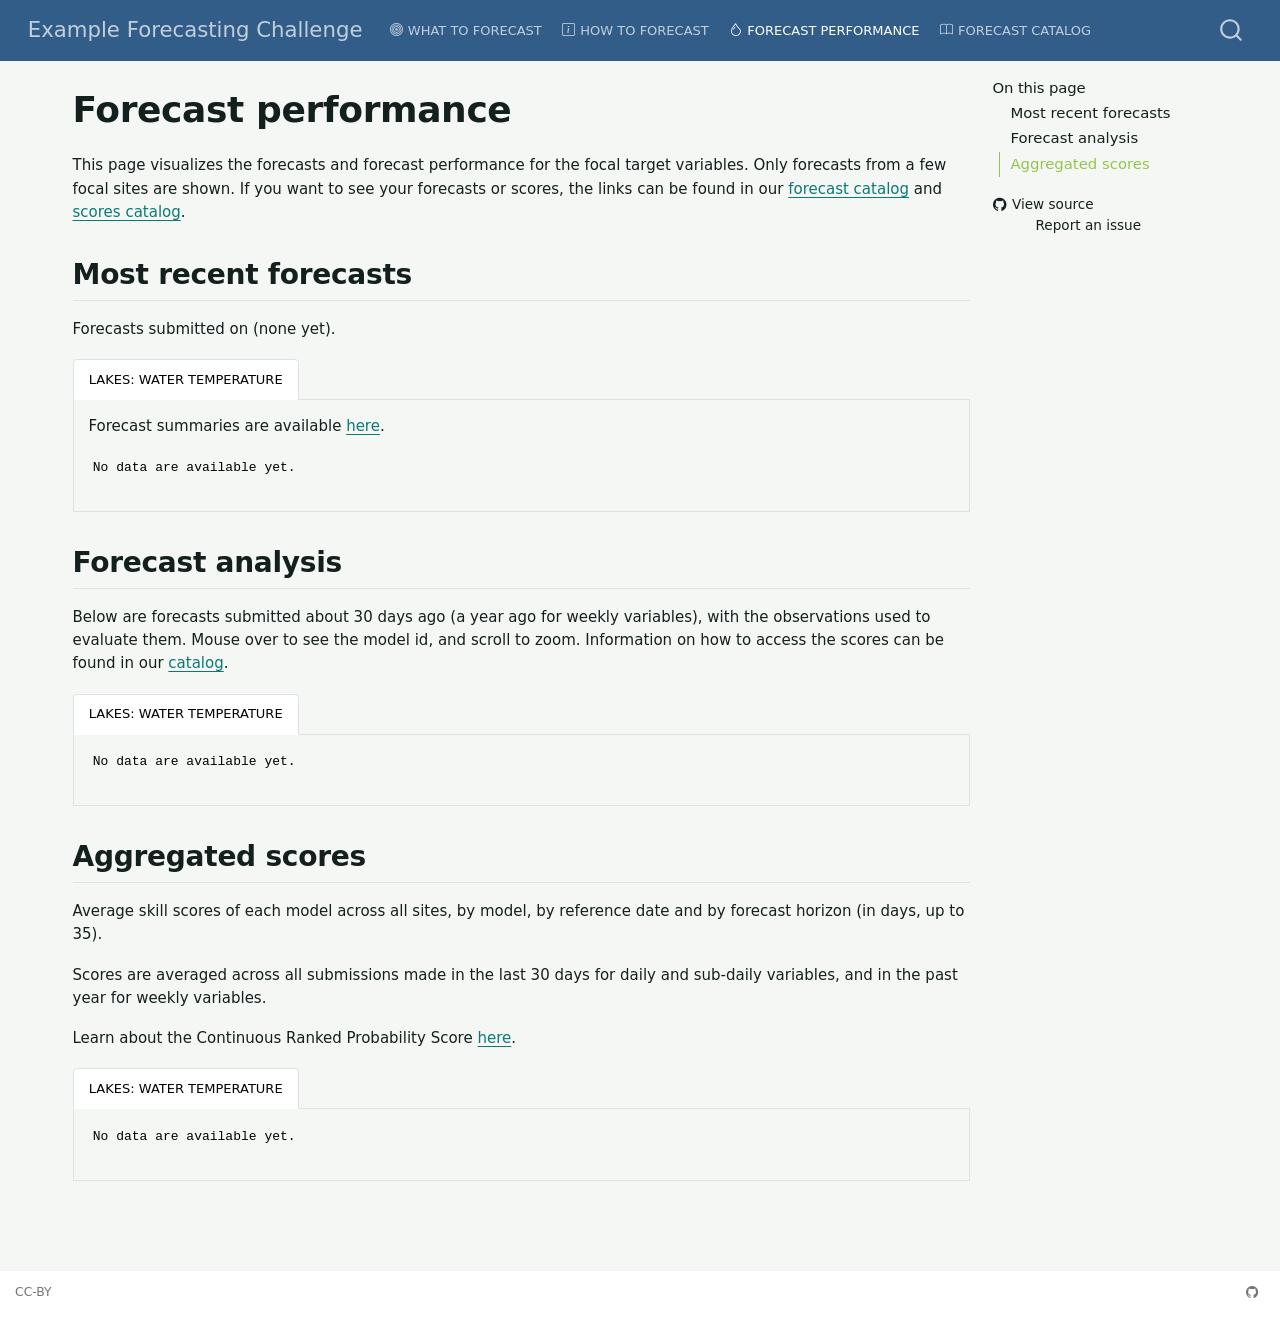
<file: performance.html>
<!DOCTYPE html>
<html xmlns="http://www.w3.org/1999/xhtml" lang="en" xml:lang="en"><head>

<meta charset="utf-8">
<meta name="generator" content="quarto-1.10.19">

<meta name="viewport" content="width=device-width, initial-scale=1.0, user-scalable=yes">


<title>Forecast performance – Example Forecasting Challenge</title>
<style>
/* Default styles provided by pandoc.
** See https://pandoc.org/MANUAL.html#variables-for-html for config info.
*/
span.smallcaps{font-variant: small-caps;}
div.columns{display: flex; gap: 1.5em;}
div.column{flex: auto;}
@media screen {
div.columns{gap: min(4vw, 1.5em);}
div.column{overflow-x: auto;}
}
div.hanging-indent{margin-left: 1.5em; text-indent: -1.5em;}
ul.task-list{list-style: none;}
ul.task-list li input[type="checkbox"] {
  width: 0.8em;
  margin: 0 0.8em 0.2em -1em; /* quarto-specific, see https://github.com/quarto-dev/quarto-cli/issues/4556 */ 
  vertical-align: middle;
}
</style>


<script src="site_libs/quarto-nav/quarto-nav.js"></script>
<script src="site_libs/quarto-nav/headroom.min.js"></script>
<script src="site_libs/clipboard/clipboard.min.js"></script>
<script src="site_libs/quarto-search/autocomplete.umd.js"></script>
<script src="site_libs/quarto-search/fuse.min.js"></script>
<script src="site_libs/quarto-search/quarto-search.js"></script>
<meta name="quarto:offset" content="./">
<script src="site_libs/quarto-html/quarto.js" type="module"></script>
<script src="site_libs/quarto-html/tabsets/tabsets.js" type="module"></script>
<script src="site_libs/quarto-html/popper.min.js"></script>
<script src="site_libs/quarto-html/tippy.umd.min.js"></script>
<script src="site_libs/quarto-html/anchor.min.js"></script>
<link href="site_libs/quarto-html/tippy.css" rel="stylesheet">
<link href="site_libs/quarto-html/quarto-syntax-highlighting-bf27225e3a48a9273f3daa8f8e829971.css" rel="stylesheet" id="quarto-text-highlighting-styles">
<script src="site_libs/bootstrap/bootstrap.min.js"></script>
<link href="site_libs/bootstrap/bootstrap-icons.css" rel="stylesheet">
<link href="site_libs/bootstrap/bootstrap-47fb48d67031e651012d44fee83e0b19.min.css" rel="stylesheet" append-hash="true" id="quarto-bootstrap" data-mode="light">
<script id="quarto-search-options" type="application/json">{
  "location": "navbar",
  "copy-button": false,
  "collapse-after": 3,
  "panel-placement": "end",
  "type": "overlay",
  "limit": 50,
  "keyboard-shortcut": [
    "f",
    "/",
    "s"
  ],
  "show-item-context": false,
  "language": {
    "search-no-results-text": "No results",
    "search-matching-documents-text": "matching documents",
    "search-copy-link-title": "Copy link to search",
    "search-hide-matches-text": "Hide additional matches",
    "search-more-match-text": "more match in this document",
    "search-more-matches-text": "more matches in this document",
    "search-clear-button-title": "Clear",
    "search-text-placeholder": "",
    "search-detached-cancel-button-title": "Cancel",
    "search-submit-button-title": "Submit",
    "search-label": "Search"
  }
}</script>


<link rel="stylesheet" href="styles.css">
</head>

<body class="nav-fixed quarto-light">

<div id="quarto-search-results"></div>
  <header id="quarto-header" class="headroom fixed-top">
    <nav class="navbar navbar-expand-lg " data-bs-theme="dark">
      <div class="navbar-container container-fluid">
      <div class="navbar-brand-container mx-auto">
    <a class="navbar-brand" href="./index.html">
    <span class="navbar-title">Example Forecasting Challenge</span>
    </a>
  </div>
            <div id="quarto-search" class="" title="Search"></div>
          <button class="navbar-toggler" type="button" data-bs-toggle="collapse" data-bs-target="#navbarCollapse" aria-controls="navbarCollapse" role="menu" aria-expanded="false" aria-label="Toggle navigation" onclick="if (window.quartoToggleHeadroom) { window.quartoToggleHeadroom(); }">
  <span class="navbar-toggler-icon"></span>
</button>
          <div class="collapse navbar-collapse" id="navbarCollapse">
            <ul class="navbar-nav navbar-nav-scroll me-auto">
  <li class="nav-item">
    <a class="nav-link" href="./targets.html"> <i class="bi bi-bullseye" role="img">
</i> 
<span class="menu-text">What to forecast</span></a>
  </li>  
  <li class="nav-item">
    <a class="nav-link" href="./instructions.html"> <i class="bi bi-info-square" role="img">
</i> 
<span class="menu-text">How to forecast</span></a>
  </li>  
  <li class="nav-item">
    <a class="nav-link active" href="./performance.html" aria-current="page"> <i class="bi bi-droplet" role="img">
</i> 
<span class="menu-text">Forecast performance</span></a>
  </li>  
  <li class="nav-item">
    <a class="nav-link" href="./catalog.html"> <i class="bi bi-book" role="img">
</i> 
<span class="menu-text">Forecast catalog</span></a>
  </li>  
</ul>
          </div> <!-- /navcollapse -->
            <div class="quarto-navbar-tools">
</div>
      </div> <!-- /container-fluid -->
    </nav>
</header>
<!-- content -->
<div id="quarto-content" class="quarto-container page-columns page-rows-contents page-layout-full page-navbar">
<!-- sidebar -->
<!-- margin-sidebar -->
    <div id="quarto-margin-sidebar" class="sidebar margin-sidebar">
        <nav id="TOC" role="doc-toc" class="toc-active">
    <h2 id="toc-title">On this page</h2>
   
  <ul>
  <li><a href="#sec-performance" id="toc-sec-performance" class="nav-link active" data-scroll-target="#sec-performance">Most recent forecasts</a></li>
  <li><a href="#forecast-analysis" id="toc-forecast-analysis" class="nav-link" data-scroll-target="#forecast-analysis">Forecast analysis</a></li>
  <li><a href="#aggregated-scores" id="toc-aggregated-scores" class="nav-link" data-scroll-target="#aggregated-scores">Aggregated scores</a></li>
  </ul>
<div class="toc-actions"><ul><li><a href="https://github.com/rqthomas/challenge-template/blob/main/performance.qmd" class="toc-action"><i class="bi bi-github"></i>View source</a></li><li><a href="https://github.com/rqthomas/challenge-template/issues/new" class="toc-action"><i class="bi empty"></i>Report an issue</a></li></ul></div></nav>
    </div>
<!-- main -->
<main class="content column-page-left" id="quarto-document-content">

<header id="title-block-header" class="quarto-title-block default">
<div class="quarto-title">
<h1 class="title">Forecast performance</h1>
</div>



<div class="quarto-title-meta column-page-left">

    
  
    
  </div>
  


</header>


<p>This page visualizes the forecasts and forecast performance for the focal target variables. Only forecasts from a few focal sites are shown. If you want to see your forecasts or scores, the links can be found in our <a href="https://radiantearth.github.io/stac-browser/#/external/raw.githubusercontent.com/rqthomas/challenge-template-catalog/main/forecasts/collection.json">forecast catalog</a> and <a href="https://radiantearth.github.io/stac-browser/#/external/raw.githubusercontent.com/rqthomas/challenge-template-catalog/main/scores/collection.json">scores catalog</a>.</p>
<section id="sec-performance" class="level2">
<h2 class="anchored" data-anchor-id="sec-performance">Most recent forecasts</h2>
<p>Forecasts submitted on (none yet).</p>
<div class="tabset-margin-container"></div><div class="panel-tabset">
<ul class="nav nav-tabs" role="tablist"><li class="nav-item" role="presentation"><a class="nav-link active" id="tabset-1-1-tab" data-bs-toggle="tab" data-bs-target="#tabset-1-1" role="tab" aria-controls="tabset-1-1" aria-selected="true" href="">Lakes: Water temperature</a></li></ul>
<div class="tab-content">
<div id="tabset-1-1" class="tab-pane active" role="tabpanel" aria-labelledby="tabset-1-1-tab">
<p>Forecast summaries are available <a href="https://radiantearth.github.io/stac-browser/#/external/raw.githubusercontent.com/rqthomas/challenge-template-catalog/main/summaries/Lakes/Daily_Water_temperature/collection.json">here</a>.</p>
<div class="cell">
<div class="cell-output cell-output-stdout">
<pre><code>No data are available yet.</code></pre>
</div>
</div>
</div>
</div>
</div>
</section>
<section id="forecast-analysis" class="level2">
<h2 class="anchored" data-anchor-id="forecast-analysis">Forecast analysis</h2>
<p>Below are forecasts submitted about 30 days ago (a year ago for weekly variables), with the observations used to evaluate them. Mouse over to see the model id, and scroll to zoom. Information on how to access the scores can be found in our <a href="https://radiantearth.github.io/stac-browser/#/external/raw.githubusercontent.com/rqthomas/challenge-template-catalog/main/scores/collection.json">catalog</a>.</p>
<div class="tabset-margin-container"></div><div class="panel-tabset">
<ul class="nav nav-tabs" role="tablist"><li class="nav-item" role="presentation"><a class="nav-link active" id="tabset-2-1-tab" data-bs-toggle="tab" data-bs-target="#tabset-2-1" role="tab" aria-controls="tabset-2-1" aria-selected="true" href="">Lakes: Water temperature</a></li></ul>
<div class="tab-content">
<div id="tabset-2-1" class="tab-pane active" role="tabpanel" aria-labelledby="tabset-2-1-tab">
<div class="cell">
<div class="cell-output cell-output-stdout">
<pre><code>No data are available yet.</code></pre>
</div>
</div>
</div>
</div>
</div>
</section>
<section id="aggregated-scores" class="level2">
<h2 class="anchored" data-anchor-id="aggregated-scores">Aggregated scores</h2>
<p>Average skill scores of each model across all sites, by model, by reference date and by forecast horizon (in days, up to 35).</p>
<p>Scores are averaged across all submissions made in the last 30 days for daily and sub-daily variables, and in the past year for weekly variables.</p>
<p>Learn about the Continuous Ranked Probability Score <a href="https://rqthomas.github.io/challenge-template/">here</a>.</p>
<div class="tabset-margin-container"></div><div class="panel-tabset">
<ul class="nav nav-tabs" role="tablist"><li class="nav-item" role="presentation"><a class="nav-link active" id="tabset-3-1-tab" data-bs-toggle="tab" data-bs-target="#tabset-3-1" role="tab" aria-controls="tabset-3-1" aria-selected="true" href="">Lakes: Water temperature</a></li></ul>
<div class="tab-content">
<div id="tabset-3-1" class="tab-pane active" role="tabpanel" aria-labelledby="tabset-3-1-tab">
<div class="cell">
<div class="cell-output cell-output-stdout">
<pre><code>No data are available yet.</code></pre>
</div>
</div>
</div>
</div>
</div>


</section>

</main> <!-- /main -->
<script id="quarto-html-after-body" type="application/javascript">
  window.document.addEventListener("DOMContentLoaded", function (event) {
    const icon = "";
    const anchorJS = new window.AnchorJS();
    anchorJS.options = {
      placement: 'right',
      icon: icon
    };
    anchorJS.add('.anchored');
    const isCodeAnnotation = (el) => {
      for (const clz of el.classList) {
        if (clz.startsWith('code-annotation-')) {                     
          return true;
        }
      }
      return false;
    }
    const onCopySuccess = function(e) {
      // button target
      const button = e.trigger;
      // don't keep focus
      button.blur();
      // flash "checked"
      button.classList.add('code-copy-button-checked');
      var currentTitle = button.getAttribute("title");
      button.setAttribute("title", "Copied!");
      let tooltip;
      if (window.bootstrap) {
        button.setAttribute("data-bs-toggle", "tooltip");
        button.setAttribute("data-bs-placement", "left");
        button.setAttribute("data-bs-title", "Copied!");
        tooltip = new bootstrap.Tooltip(button, 
          { trigger: "manual", 
            customClass: "code-copy-button-tooltip",
            offset: [0, -8]});
        tooltip.show();    
      }
      setTimeout(function() {
        if (tooltip) {
          tooltip.hide();
          button.removeAttribute("data-bs-title");
          button.removeAttribute("data-bs-toggle");
          button.removeAttribute("data-bs-placement");
        }
        button.setAttribute("title", currentTitle);
        button.classList.remove('code-copy-button-checked');
      }, 1000);
      // clear code selection
      e.clearSelection();
    }
    const getTextToCopy = function(trigger) {
      const outerScaffold = trigger.parentElement.cloneNode(true);
      const codeEl = outerScaffold.querySelector('code');
      for (const childEl of codeEl.children) {
        if (isCodeAnnotation(childEl)) {
          childEl.remove();
        }
      }
      return codeEl.innerText;
    }
    const clipboard = new window.ClipboardJS('.code-copy-button:not([data-in-quarto-modal])', {
      text: getTextToCopy
    });
    clipboard.on('success', onCopySuccess);
    if (window.document.getElementById('quarto-embedded-source-code-modal')) {
      const clipboardModal = new window.ClipboardJS('.code-copy-button[data-in-quarto-modal]', {
        text: getTextToCopy,
        container: window.document.getElementById('quarto-embedded-source-code-modal')
      });
      clipboardModal.on('success', onCopySuccess);
    }
      var localhostRegex = new RegExp(/^(?:http|https):\/\/localhost\:?[0-9]*\//);
      var mailtoRegex = new RegExp(/^mailto:/);
        var filterRegex = new RegExp("https:\/\/rqthomas\.github\.io\/challenge-template\/");
      var isInternal = (href) => {
          return filterRegex.test(href) || localhostRegex.test(href) || mailtoRegex.test(href);
      }
      // Inspect non-navigation links and adorn them if external
     var links = window.document.querySelectorAll('a[href]:not(.nav-link):not(.navbar-brand):not(.toc-action):not(.sidebar-link):not(.sidebar-item-toggle):not(.pagination-link):not(.no-external):not([aria-hidden]):not(.dropdown-item):not(.quarto-navigation-tool):not(.about-link)');
      for (var i=0; i<links.length; i++) {
        const link = links[i];
        if (!isInternal(link.href)) {
          // undo the damage that might have been done by quarto-nav.js in the case of
          // links that we want to consider external
          if (link.dataset.originalHref !== undefined) {
            link.href = link.dataset.originalHref;
          }
        }
      }
    function tippyHover(el, contentFn, onTriggerFn, onUntriggerFn) {
      const config = {
        allowHTML: true,
        maxWidth: 500,
        delay: 100,
        arrow: false,
        appendTo: function(el) {
            return el.parentElement;
        },
        interactive: true,
        interactiveBorder: 10,
        theme: 'quarto',
        placement: 'bottom-start',
      };
      if (contentFn) {
        config.content = contentFn;
      }
      if (onTriggerFn) {
        config.onTrigger = onTriggerFn;
      }
      if (onUntriggerFn) {
        config.onUntrigger = onUntriggerFn;
      }
      window.tippy(el, config); 
    }
    const noterefs = window.document.querySelectorAll('a[role="doc-noteref"]');
    for (var i=0; i<noterefs.length; i++) {
      const ref = noterefs[i];
      tippyHover(ref, function() {
        // use id or data attribute instead here
        let href = ref.getAttribute('data-footnote-href') || ref.getAttribute('href');
        try { href = new URL(href).hash; } catch {}
        const id = href.replace(/^#\/?/, "");
        const note = window.document.getElementById(id);
        if (note) {
          return note.innerHTML;
        } else {
          return "";
        }
      });
    }
    const xrefs = window.document.querySelectorAll('a.quarto-xref');
    const processXRef = (id, note) => {
      // Strip column container classes
      const stripColumnClz = (el) => {
        el.classList.remove("page-full", "page-columns");
        if (el.children) {
          for (const child of el.children) {
            stripColumnClz(child);
          }
        }
      }
      stripColumnClz(note)
      if (id === null || id.startsWith('sec-')) {
        // Special case sections, only their first couple elements
        const container = document.createElement("div");
        if (note.children && note.children.length > 2) {
          container.appendChild(note.children[0].cloneNode(true));
          for (let i = 1; i < note.children.length; i++) {
            const child = note.children[i];
            if (child.tagName === "P" && child.innerText === "") {
              continue;
            } else {
              container.appendChild(child.cloneNode(true));
              break;
            }
          }
          if (window.Quarto?.typesetMath) {
            window.Quarto.typesetMath(container);
          }
          return container.innerHTML
        } else {
          if (window.Quarto?.typesetMath) {
            window.Quarto.typesetMath(note);
          }
          return note.innerHTML;
        }
      } else {
        // Remove any anchor links if they are present
        const anchorLink = note.querySelector('a.anchorjs-link');
        if (anchorLink) {
          anchorLink.remove();
        }
        if (window.Quarto?.typesetMath) {
          window.Quarto.typesetMath(note);
        }
        if (note.classList.contains("callout")) {
          return note.outerHTML;
        } else {
          return note.innerHTML;
        }
      }
    }
    for (var i=0; i<xrefs.length; i++) {
      const xref = xrefs[i];
      tippyHover(xref, undefined, function(instance) {
        instance.disable();
        let url = xref.getAttribute('href');
        let hash = undefined; 
        if (url.startsWith('#')) {
          hash = url;
        } else {
          try { hash = new URL(url).hash; } catch {}
        }
        if (hash) {
          const id = hash.replace(/^#\/?/, "");
          const note = window.document.getElementById(id);
          if (note !== null) {
            try {
              const html = processXRef(id, note.cloneNode(true));
              instance.setContent(html);
            } finally {
              instance.enable();
              instance.show();
            }
          } else {
            // See if we can fetch this
            fetch(url.split('#')[0])
            .then(res => res.text())
            .then(html => {
              const parser = new DOMParser();
              const htmlDoc = parser.parseFromString(html, "text/html");
              const note = htmlDoc.getElementById(id);
              if (note !== null) {
                const html = processXRef(id, note);
                instance.setContent(html);
              } 
            }).finally(() => {
              instance.enable();
              instance.show();
            });
          }
        } else {
          // See if we can fetch a full url (with no hash to target)
          // This is a special case and we should probably do some content thinning / targeting
          fetch(url)
          .then(res => res.text())
          .then(html => {
            const parser = new DOMParser();
            const htmlDoc = parser.parseFromString(html, "text/html");
            const note = htmlDoc.querySelector('main.content');
            if (note !== null) {
              // This should only happen for chapter cross references
              // (since there is no id in the URL)
              // remove the first header
              if (note.children.length > 0 && note.children[0].tagName === "HEADER") {
                note.children[0].remove();
              }
              const html = processXRef(null, note);
              instance.setContent(html);
            } 
          }).finally(() => {
            instance.enable();
            instance.show();
          });
        }
      }, function(instance) {
      });
    }
        let selectedAnnoteEl;
        const selectorForAnnotation = ( cell, annotation) => {
          let cellAttr = 'data-code-cell="' + cell + '"';
          let lineAttr = 'data-code-annotation="' +  annotation + '"';
          const selector = 'span[' + cellAttr + '][' + lineAttr + ']';
          return selector;
        }
        const selectCodeLines = (annoteEl) => {
          const doc = window.document;
          const targetCell = annoteEl.getAttribute("data-target-cell");
          const targetAnnotation = annoteEl.getAttribute("data-target-annotation");
          const annoteSpan = window.document.querySelector(selectorForAnnotation(targetCell, targetAnnotation));
          const lines = annoteSpan.getAttribute("data-code-lines").split(",");
          const lineIds = lines.map((line) => {
            return targetCell + "-" + line;
          })
          let top = null;
          let height = null;
          let parent = null;
          if (lineIds.length > 0) {
              //compute the position of the single el (top and bottom and make a div)
              const el = window.document.getElementById(lineIds[0]);
              top = el.offsetTop;
              height = el.offsetHeight;
              parent = el.parentElement.parentElement;
            if (lineIds.length > 1) {
              const lastEl = window.document.getElementById(lineIds[lineIds.length - 1]);
              const bottom = lastEl.offsetTop + lastEl.offsetHeight;
              height = bottom - top;
            }
            if (top !== null && height !== null && parent !== null) {
              // cook up a div (if necessary) and position it 
              let div = window.document.getElementById("code-annotation-line-highlight");
              if (div === null) {
                div = window.document.createElement("div");
                div.setAttribute("id", "code-annotation-line-highlight");
                div.style.position = 'absolute';
                parent.appendChild(div);
              }
              div.style.top = top - 2 + "px";
              div.style.height = height + 4 + "px";
              div.style.left = 0;
              let gutterDiv = window.document.getElementById("code-annotation-line-highlight-gutter");
              if (gutterDiv === null) {
                gutterDiv = window.document.createElement("div");
                gutterDiv.setAttribute("id", "code-annotation-line-highlight-gutter");
                gutterDiv.style.position = 'absolute';
                const codeCell = window.document.getElementById(targetCell);
                const gutter = codeCell.querySelector('.code-annotation-gutter');
                gutter.appendChild(gutterDiv);
              }
              gutterDiv.style.top = top - 2 + "px";
              gutterDiv.style.height = height + 4 + "px";
            }
            selectedAnnoteEl = annoteEl;
          }
        };
        const unselectCodeLines = () => {
          const elementsIds = ["code-annotation-line-highlight", "code-annotation-line-highlight-gutter"];
          elementsIds.forEach((elId) => {
            const div = window.document.getElementById(elId);
            if (div) {
              div.remove();
            }
          });
          selectedAnnoteEl = undefined;
        };
          // Handle positioning of the toggle
      window.addEventListener(
        "resize",
        throttle(() => {
          elRect = undefined;
          if (selectedAnnoteEl) {
            selectCodeLines(selectedAnnoteEl);
          }
        }, 10)
      );
      function throttle(fn, ms) {
      let throttle = false;
      let timer;
        return (...args) => {
          if(!throttle) { // first call gets through
              fn.apply(this, args);
              throttle = true;
          } else { // all the others get throttled
              if(timer) clearTimeout(timer); // cancel #2
              timer = setTimeout(() => {
                fn.apply(this, args);
                timer = throttle = false;
              }, ms);
          }
        };
      }
        // Attach click handler to the DT
        const annoteDls = window.document.querySelectorAll('dt[data-target-cell]');
        for (const annoteDlNode of annoteDls) {
          annoteDlNode.addEventListener('click', (event) => {
            const clickedEl = event.target;
            if (clickedEl !== selectedAnnoteEl) {
              unselectCodeLines();
              const activeEl = window.document.querySelector('dt[data-target-cell].code-annotation-active');
              if (activeEl) {
                activeEl.classList.remove('code-annotation-active');
              }
              selectCodeLines(clickedEl);
              clickedEl.classList.add('code-annotation-active');
            } else {
              // Unselect the line
              unselectCodeLines();
              clickedEl.classList.remove('code-annotation-active');
            }
          });
        }
    const findCites = (el) => {
      const parentEl = el.parentElement;
      if (parentEl) {
        const cites = parentEl.dataset.cites;
        if (cites) {
          return {
            el,
            cites: cites.split(' ')
          };
        } else {
          return findCites(el.parentElement)
        }
      } else {
        return undefined;
      }
    };
    var bibliorefs = window.document.querySelectorAll('a[role="doc-biblioref"]');
    for (var i=0; i<bibliorefs.length; i++) {
      const ref = bibliorefs[i];
      const citeInfo = findCites(ref);
      if (citeInfo) {
        tippyHover(citeInfo.el, function() {
          var popup = window.document.createElement('div');
          citeInfo.cites.forEach(function(cite) {
            var citeDiv = window.document.createElement('div');
            citeDiv.classList.add('hanging-indent');
            citeDiv.classList.add('csl-entry');
            var biblioDiv = window.document.getElementById('ref-' + cite);
            if (biblioDiv) {
              citeDiv.innerHTML = biblioDiv.innerHTML;
            }
            popup.appendChild(citeDiv);
          });
          return popup.innerHTML;
        });
      }
    }
  });
  </script>
</div> <!-- /content -->
<footer class="footer">
  <div class="nav-footer">
    <div class="nav-footer-left">
<p>CC-BY</p>
</div>   
    <div class="nav-footer-center">
      &nbsp;
    <div class="toc-actions d-sm-block d-md-none"><ul><li><a href="https://github.com/rqthomas/challenge-template/blob/main/performance.qmd" class="toc-action"><i class="bi bi-github"></i>View source</a></li><li><a href="https://github.com/rqthomas/challenge-template/issues/new" class="toc-action"><i class="bi empty"></i>Report an issue</a></li></ul></div></div>
    <div class="nav-footer-right">
      <ul class="footer-items list-unstyled">
    <li class="nav-item compact">
    <a class="nav-link" href="https://github.com/rqthomas/challenge-template">
      <i class="bi bi-github" role="img">
</i> 
    </a>
  </li>  
</ul>
    </div>
  </div>
</footer>




</body></html>
</file>
<file: site_libs/quarto-html/tippy.css>
.tippy-box[data-animation=fade][data-state=hidden]{opacity:0}[data-tippy-root]{max-width:calc(100vw - 10px)}.tippy-box{position:relative;background-color:#333;color:#fff;border-radius:4px;font-size:14px;line-height:1.4;white-space:normal;outline:0;transition-property:transform,visibility,opacity}.tippy-box[data-placement^=top]>.tippy-arrow{bottom:0}.tippy-box[data-placement^=top]>.tippy-arrow:before{bottom:-7px;left:0;border-width:8px 8px 0;border-top-color:initial;transform-origin:center top}.tippy-box[data-placement^=bottom]>.tippy-arrow{top:0}.tippy-box[data-placement^=bottom]>.tippy-arrow:before{top:-7px;left:0;border-width:0 8px 8px;border-bottom-color:initial;transform-origin:center bottom}.tippy-box[data-placement^=left]>.tippy-arrow{right:0}.tippy-box[data-placement^=left]>.tippy-arrow:before{border-width:8px 0 8px 8px;border-left-color:initial;right:-7px;transform-origin:center left}.tippy-box[data-placement^=right]>.tippy-arrow{left:0}.tippy-box[data-placement^=right]>.tippy-arrow:before{left:-7px;border-width:8px 8px 8px 0;border-right-color:initial;transform-origin:center right}.tippy-box[data-inertia][data-state=visible]{transition-timing-function:cubic-bezier(.54,1.5,.38,1.11)}.tippy-arrow{width:16px;height:16px;color:#333}.tippy-arrow:before{content:"";position:absolute;border-color:transparent;border-style:solid}.tippy-content{position:relative;padding:5px 9px;z-index:1}
</file>
<file: site_libs/quarto-html/light-border.css>
.tippy-box[data-theme~=light-border]{background-color:#fff;background-clip:padding-box;border:1px solid rgba(0,8,16,.15);color:#333;box-shadow:0 4px 14px -2px rgba(0,8,16,.08)}.tippy-box[data-theme~=light-border]>.tippy-backdrop{background-color:#fff}.tippy-box[data-theme~=light-border]>.tippy-arrow:after,.tippy-box[data-theme~=light-border]>.tippy-svg-arrow:after{content:"";position:absolute;z-index:-1}.tippy-box[data-theme~=light-border]>.tippy-arrow:after{border-color:transparent;border-style:solid}.tippy-box[data-theme~=light-border][data-placement^=top]>.tippy-arrow:before{border-top-color:#fff}.tippy-box[data-theme~=light-border][data-placement^=top]>.tippy-arrow:after{border-top-color:rgba(0,8,16,.2);border-width:7px 7px 0;top:17px;left:1px}.tippy-box[data-theme~=light-border][data-placement^=top]>.tippy-svg-arrow>svg{top:16px}.tippy-box[data-theme~=light-border][data-placement^=top]>.tippy-svg-arrow:after{top:17px}.tippy-box[data-theme~=light-border][data-placement^=bottom]>.tippy-arrow:before{border-bottom-color:#fff;bottom:16px}.tippy-box[data-theme~=light-border][data-placement^=bottom]>.tippy-arrow:after{border-bottom-color:rgba(0,8,16,.2);border-width:0 7px 7px;bottom:17px;left:1px}.tippy-box[data-theme~=light-border][data-placement^=bottom]>.tippy-svg-arrow>svg{bottom:16px}.tippy-box[data-theme~=light-border][data-placement^=bottom]>.tippy-svg-arrow:after{bottom:17px}.tippy-box[data-theme~=light-border][data-placement^=left]>.tippy-arrow:before{border-left-color:#fff}.tippy-box[data-theme~=light-border][data-placement^=left]>.tippy-arrow:after{border-left-color:rgba(0,8,16,.2);border-width:7px 0 7px 7px;left:17px;top:1px}.tippy-box[data-theme~=light-border][data-placement^=left]>.tippy-svg-arrow>svg{left:11px}.tippy-box[data-theme~=light-border][data-placement^=left]>.tippy-svg-arrow:after{left:12px}.tippy-box[data-theme~=light-border][data-placement^=right]>.tippy-arrow:before{border-right-color:#fff;right:16px}.tippy-box[data-theme~=light-border][data-placement^=right]>.tippy-arrow:after{border-width:7px 7px 7px 0;right:17px;top:1px;border-right-color:rgba(0,8,16,.2)}.tippy-box[data-theme~=light-border][data-placement^=right]>.tippy-svg-arrow>svg{right:11px}.tippy-box[data-theme~=light-border][data-placement^=right]>.tippy-svg-arrow:after{right:12px}.tippy-box[data-theme~=light-border]>.tippy-svg-arrow{fill:#fff}.tippy-box[data-theme~=light-border]>.tippy-svg-arrow:after{background-image:url([data-uri]);background-size:16px 6px;width:16px;height:6px}
</file>
<file: site_libs/quarto-html/quarto-syntax-highlighting-bf27225e3a48a9273f3daa8f8e829971.css>
/* quarto syntax highlight colors */
:root {
  --quarto-hl-ot-color: #003B4F;
  --quarto-hl-at-color: #657422;
  --quarto-hl-ss-color: #20794D;
  --quarto-hl-an-color: #5E5E5E;
  --quarto-hl-fu-color: #4758AB;
  --quarto-hl-st-color: #20794D;
  --quarto-hl-cf-color: #003B4F;
  --quarto-hl-op-color: #5E5E5E;
  --quarto-hl-er-color: #AD0000;
  --quarto-hl-bn-color: #AD0000;
  --quarto-hl-al-color: #AD0000;
  --quarto-hl-va-color: #111111;
  --quarto-hl-bu-color: inherit;
  --quarto-hl-ex-color: inherit;
  --quarto-hl-pp-color: #AD0000;
  --quarto-hl-in-color: #5E5E5E;
  --quarto-hl-vs-color: #20794D;
  --quarto-hl-wa-color: #5E5E5E;
  --quarto-hl-do-color: #5E5E5E;
  --quarto-hl-im-color: #00769E;
  --quarto-hl-ch-color: #20794D;
  --quarto-hl-dt-color: #AD0000;
  --quarto-hl-fl-color: #AD0000;
  --quarto-hl-co-color: #5E5E5E;
  --quarto-hl-cv-color: #5E5E5E;
  --quarto-hl-cn-color: #8f5902;
  --quarto-hl-sc-color: #5E5E5E;
  --quarto-hl-dv-color: #AD0000;
  --quarto-hl-kw-color: #003B4F;
}

/* other quarto variables */
:root {
  --quarto-font-monospace: SFMono-Regular, Menlo, Monaco, Consolas, "Liberation Mono", "Courier New", monospace;
}

/* syntax highlight based on Pandoc's rules */
pre > code.sourceCode > span {
  color: #003B4F;
}

code.sourceCode > span {
  color: #003B4F;
}

div.sourceCode,
div.sourceCode pre.sourceCode {
  color: #003B4F;
}

/* Normal */
code span {
  color: #003B4F;
}

/* Alert */
code span.al {
  color: #AD0000;
  font-style: inherit;
}

/* Annotation */
code span.an {
  color: #5E5E5E;
  font-style: inherit;
}

/* Attribute */
code span.at {
  color: #657422;
  font-style: inherit;
}

/* BaseN */
code span.bn {
  color: #AD0000;
  font-style: inherit;
}

/* BuiltIn */
code span.bu {
  font-style: inherit;
}

/* ControlFlow */
code span.cf {
  color: #003B4F;
  font-weight: bold;
  font-style: inherit;
}

/* Char */
code span.ch {
  color: #20794D;
  font-style: inherit;
}

/* Constant */
code span.cn {
  color: #8f5902;
  font-style: inherit;
}

/* Comment */
code span.co {
  color: #5E5E5E;
  font-style: inherit;
}

/* CommentVar */
code span.cv {
  color: #5E5E5E;
  font-style: italic;
}

/* Documentation */
code span.do {
  color: #5E5E5E;
  font-style: italic;
}

/* DataType */
code span.dt {
  color: #AD0000;
  font-style: inherit;
}

/* DecVal */
code span.dv {
  color: #AD0000;
  font-style: inherit;
}

/* Error */
code span.er {
  color: #AD0000;
  font-style: inherit;
}

/* Extension */
code span.ex {
  font-style: inherit;
}

/* Float */
code span.fl {
  color: #AD0000;
  font-style: inherit;
}

/* Function */
code span.fu {
  color: #4758AB;
  font-style: inherit;
}

/* Import */
code span.im {
  color: #00769E;
  font-style: inherit;
}

/* Information */
code span.in {
  color: #5E5E5E;
  font-style: inherit;
}

/* Keyword */
code span.kw {
  color: #003B4F;
  font-weight: bold;
  font-style: inherit;
}

/* Operator */
code span.op {
  color: #5E5E5E;
  font-style: inherit;
}

/* Other */
code span.ot {
  color: #003B4F;
  font-style: inherit;
}

/* Preprocessor */
code span.pp {
  color: #AD0000;
  font-style: inherit;
}

/* SpecialChar */
code span.sc {
  color: #5E5E5E;
  font-style: inherit;
}

/* SpecialString */
code span.ss {
  color: #20794D;
  font-style: inherit;
}

/* String */
code span.st {
  color: #20794D;
  font-style: inherit;
}

/* Variable */
code span.va {
  color: #111111;
  font-style: inherit;
}

/* VerbatimString */
code span.vs {
  color: #20794D;
  font-style: inherit;
}

/* Warning */
code span.wa {
  color: #5E5E5E;
  font-style: italic;
}

.prevent-inlining {
  content: "</";
}

/*# sourceMappingURL=8be38f48d34c45af72792cbd699585e7.css.map */
</file>
<file: styles.css>
/* Dashboard styles. Plain CSS, no framework: the pages are Quarto output plus
   the modules in js/. The colours, fonts and page width are tokens at the top,
   so a challenge restyles the site by overriding them in a challenge.css in
   its dashboard folder (loaded after this file when it exists). */

:root {
  --bg: #f5f7f4;
  --surface: #ffffff;
  --ink: #14201e;
  --muted: #556661;
  --line: #e1e6e1;
  --accent: #0b7a75;
  --accent-soft: #e2f1ef;
  --on-accent: #ffffff;
  --amber: #a8480a;
  --amber-soft: #fbefe1;
  --ok: #1b7a4b;
  --ok-soft: #e4f3ea;
  --bad: #b42318;
  --bad-soft: #fbe9e7;
  --code-bg: #eef2ee;
  --c1: #0b7a75;
  --c2: #a8480a;
  --c3: #5b4fc9;
  --c4: #b8336a;
  --c5: #2f6f9f;
  --c6: #7a6b1f;
  --page: 1200px;
  --radius: 14px;
  --font: "Inter", system-ui, -apple-system, "Segoe UI", sans-serif;
  --font-display: "Space Grotesk", var(--font);
  --font-mono: "JetBrains Mono", ui-monospace, SFMono-Regular, Menlo, monospace;
  color-scheme: light;
}

@media (prefers-color-scheme: dark) {
  :root:not([data-theme="light"]) {
    --bg: #0e1614;
    --surface: #15211e;
    --ink: #e7efec;
    --muted: #9db0aa;
    --line: #27373a;
    --accent: #46c7bc;
    --accent-soft: #12302d;
    --on-accent: #06201e;
    --amber: #f0a862;
    --amber-soft: #33241a;
    --ok: #5ad08d;
    --ok-soft: #14301f;
    --bad: #ff8a7a;
    --bad-soft: #3a1b17;
    --code-bg: #0b1311;
    --c1: #46c7bc;
    --c2: #f0a862;
    --c3: #9d93ff;
    --c4: #f58ab6;
    --c5: #7db8e8;
    --c6: #d9c35e;
    color-scheme: dark;
  }
}

:root[data-theme="dark"] {
  --bg: #0e1614;
  --surface: #15211e;
  --ink: #e7efec;
  --muted: #9db0aa;
  --line: #27373a;
  --accent: #46c7bc;
  --accent-soft: #12302d;
  --on-accent: #06201e;
  --amber: #f0a862;
  --amber-soft: #33241a;
  --ok: #5ad08d;
  --ok-soft: #14301f;
  --bad: #ff8a7a;
  --bad-soft: #3a1b17;
  --code-bg: #0b1311;
  --c1: #46c7bc;
  --c2: #f0a862;
  --c3: #9d93ff;
  --c4: #f58ab6;
  --c5: #7db8e8;
  --c6: #d9c35e;
  color-scheme: dark;
}

/* Page ------------------------------------------------------------------ */

html { scroll-behavior: smooth; }
body {
  margin: 0;
  background: var(--bg);
  color: var(--ink);
  font-family: var(--font);
  font-size: 15px;
  line-height: 1.55;
}
a { color: var(--accent); }
a:hover { color: var(--ink); }
h1, h2, h3 { font-family: var(--font-display); line-height: 1.15; letter-spacing: -0.01em; }
code, pre, kbd { font-family: var(--font-mono); font-size: 13px; }
:focus-visible { outline: 2px solid var(--accent); outline-offset: 2px; }

.hub-main { max-width: var(--page); margin: 0 auto; padding: 40px 32px 72px; }
#title-block-header { margin-bottom: 24px; }
#title-block-header h1.title { font-size: 36px; margin: 0 0 8px; font-weight: 700; }
.hub-main img { max-width: 100%; height: auto; }
.hub-main table { border-collapse: collapse; }
.hub-main table:not(.hub-table) td, .hub-main table:not(.hub-table) th {
  padding: 6px 12px; border-bottom: 1px solid var(--line); text-align: left;
}
.hub-main pre { background: var(--code-bg); border-radius: 10px; padding: 12px 14px; overflow-x: auto; }
.hub-main pre code { background: none; padding: 0; }
.hub-main code { background: var(--code-bg); border-radius: 5px; padding: 1px 5px; }
.hub-main .panel-tabset ul { list-style: none; display: flex; flex-wrap: wrap; gap: 6px; padding: 0; margin: 0 0 14px; }
.hub-main .panel-tabset ul a {
  display: inline-block; padding: 6px 14px; border: 1px solid var(--line); border-radius: 8px;
  background: var(--surface); color: var(--ink); text-decoration: none; font-weight: 500;
}
.hub-main .panel-tabset ul a.active { background: var(--accent); color: var(--on-accent); border-color: var(--accent); }

/* Header and footer -------------------------------------------------------- */

.hub-header { background: var(--surface); border-bottom: 1px solid var(--line); }
.hub-header-inner {
  max-width: var(--page); margin: 0 auto; padding: 14px 32px;
  display: flex; flex-wrap: wrap; align-items: center; gap: 12px 28px;
}
.hub-brand { display: flex; align-items: center; gap: 10px; text-decoration: none; color: var(--ink); }
.hub-brand svg { stroke: var(--accent); flex: none; }
.hub-brand span { font-family: var(--font-display); font-weight: 600; font-size: 18px; }
.hub-nav { display: flex; flex-wrap: wrap; gap: 4px 6px; flex: 1 1 auto; }
.hub-nav a {
  padding: 8px 12px; border-radius: 8px; text-decoration: none; color: var(--muted);
  font-weight: 500; font-size: 14px;
}
.hub-nav a:hover { color: var(--ink); }
.hub-nav a[aria-current="page"] { color: var(--ink); background: var(--accent-soft); }
.hub-header-actions { display: flex; align-items: center; gap: 10px; }
.hub-theme {
  cursor: pointer; border: 1px solid var(--line); background: var(--surface); color: var(--ink);
  border-radius: 10px; width: 38px; height: 38px; display: inline-flex; align-items: center; justify-content: center;
}
.hub-footer { border-top: 1px solid var(--line); background: var(--surface); }
.hub-footer-inner {
  max-width: var(--page); margin: 0 auto; padding: 24px 32px; display: flex; flex-wrap: wrap;
  gap: 8px 32px; justify-content: space-between; font-size: 13px; color: var(--muted);
}

/* Components -------------------------------------------------------------- */

.btn {
  display: inline-flex; align-items: center; gap: 8px; padding: 10px 16px; border-radius: 10px;
  border: 1px solid var(--line); background: var(--surface); color: var(--ink);
  text-decoration: none; font: inherit; font-weight: 600; font-size: 14px; cursor: pointer;
}
.btn:hover { color: var(--ink); border-color: var(--accent); }
.btn-primary { background: var(--accent); color: var(--on-accent); border-color: var(--accent); }
.btn-primary:hover { color: var(--on-accent); opacity: 0.9; }
.btn-lg { padding: 13px 20px; font-size: 15px; }
.card { background: var(--surface); border: 1px solid var(--line); border-radius: 16px; padding: 22px 24px; }
.card h2 { font-size: 21px; margin: 0 0 6px; font-weight: 600; }
.card h3 { font-size: 17px; margin: 0 0 6px; font-weight: 600; }
.muted { color: var(--muted); }
.small { font-size: 13px; }
.mono { font-family: var(--font-mono); }
.eyebrow { margin: 0 0 14px; font-size: 13px; font-weight: 600; letter-spacing: 0.08em; text-transform: uppercase; color: var(--accent); }
.page-title { font-size: 36px; margin: 0 0 8px; font-weight: 700; }
.page-lead { margin: 0 0 28px; color: var(--muted); max-width: 680px; }
.section-title { font-size: 26px; margin: 0 0 6px; font-weight: 600; }
.row { display: flex; flex-wrap: wrap; gap: 24px; align-items: flex-start; }
.row > .grow { flex: 1 1 360px; min-width: 0; }
.row > .grow-2 { flex: 2 1 480px; min-width: 0; }
.row > .grow-3 { flex: 3 1 560px; min-width: 0; }
.stack { display: flex; flex-direction: column; gap: 20px; }
/* Leaderboard over what to forecast in the left column, recent activity in the right;
   one column when narrow. */
.duo { display: grid; grid-template-columns: minmax(0, 1.6fr) minmax(0, 1fr); gap: 24px;
       align-items: start; }
@media (max-width: 900px) { .duo { grid-template-columns: minmax(0, 1fr); } }
.gap-sm { display: flex; flex-wrap: wrap; gap: 6px; }
.mt { margin-top: 24px; }
.mt-lg { margin-top: 48px; }
.mb { margin-bottom: 24px; }

.pill {
  display: inline-block; font-size: 12px; font-weight: 600; padding: 2px 10px; border-radius: 999px;
  background: var(--accent-soft); color: var(--accent); white-space: nowrap;
}
.pill-ok { background: var(--ok-soft); color: var(--ok); }
.pill-bad { background: var(--bad-soft); color: var(--bad); }
.pill-warn { background: var(--amber-soft); color: var(--amber); }
.pill-base { background: var(--line); color: var(--muted); }

.chip {
  cursor: pointer; border: 1px solid var(--line); border-radius: 8px; padding: 7px 14px; font: inherit;
  font-size: 14px; font-weight: 500; background: var(--surface); color: var(--ink);
}
.chip:hover { border-color: var(--accent); }
.chip[aria-pressed="true"] { background: var(--accent); color: var(--on-accent); border-color: var(--accent); }
.chip-round { border-radius: 999px; padding: 5px 12px; font-size: 12px; font-weight: 600; }
.field-label {
  display: block; font-size: 12px; font-weight: 600; color: var(--muted); text-transform: uppercase;
  letter-spacing: 0.06em; margin-bottom: 6px;
}
.input, .select {
  font: inherit; font-size: 14px; border: 1px solid var(--line); border-radius: 10px; padding: 9px 12px;
  background: var(--bg); color: var(--ink); min-width: 0;
}
.input.mono { font-family: var(--font-mono); font-size: 13px; }
.filters {
  display: flex; flex-wrap: wrap; gap: 18px 32px; align-items: flex-end; background: var(--surface);
  border: 1px solid var(--line); border-radius: var(--radius); padding: 16px 20px; margin-bottom: 20px;
}
.banner {
  display: flex; gap: 14px; align-items: flex-start; border-radius: var(--radius); padding: 14px 20px;
  margin-bottom: 28px; border: 1px solid; font-size: 14px;
}
.banner svg { flex: none; margin-top: 2px; }
.banner-private { background: var(--amber-soft); color: var(--amber); border-color: var(--amber); }
.banner-public { background: var(--ok-soft); color: var(--ok); border-color: var(--ok); }
.empty, .loading { padding: 36px 24px; text-align: center; color: var(--muted); }
.error-box { border-radius: var(--radius); padding: 16px 20px; background: var(--bad-soft); color: var(--bad); }

.stats { display: flex; flex-wrap: wrap; gap: 16px; }
.stat { flex: 1 1 200px; background: var(--surface); border: 1px solid var(--line); border-radius: var(--radius); padding: 18px 20px; }
.stat-label { font-size: 13px; color: var(--muted); }
.stat-value { font-family: var(--font-display); font-weight: 600; font-size: 28px; margin: 4px 0 2px; font-variant-numeric: tabular-nums; }
.stat-note { font-size: 13px; color: var(--muted); }

.hero { display: flex; flex-wrap: wrap; gap: 40px; align-items: center; }
.hero-text { flex: 1 1 420px; min-width: 0; }
.hero-text h1 { margin: 0 0 16px; font-weight: 700; font-size: 46px; line-height: 1.08; letter-spacing: -0.02em; }
.hero-text p { margin: 0 0 28px; font-size: 18px; color: var(--muted); max-width: 520px; }
.hero-chart { flex: 1 1 480px; min-width: 0; }

.steps { display: flex; flex-wrap: wrap; gap: 16px; }
.step { flex: 1 1 240px; background: var(--surface); border: 1px solid var(--line); border-radius: var(--radius); padding: 20px; color: var(--ink); text-decoration: none; display: block; }
.step:hover { color: var(--ink); border-color: var(--accent); }
.step-head { display: flex; align-items: center; gap: 10px; margin-bottom: 8px; font-weight: 600; font-size: 16px; }
.step-n { width: 28px; height: 28px; border-radius: 50%; background: var(--accent-soft); color: var(--accent); display: inline-flex; align-items: center; justify-content: center; font-weight: 600; font-size: 14px; flex: none; }
.step p { margin: 0; color: var(--muted); font-size: 14px; }

.numbered { list-style: none; margin: 0; padding: 0; display: flex; flex-direction: column; gap: 20px; }
.numbered > li { background: var(--surface); border: 1px solid var(--line); border-radius: 16px; padding: 22px 26px; }
.numbered h2 { display: flex; align-items: center; gap: 12px; margin: 0 0 10px; font-size: 21px; font-weight: 600; }
.numbered h2 .step-n { background: var(--accent); color: var(--on-accent); width: 30px; height: 30px; }

/* Recent activity -------------------------------------------------------- */

.feed-item { display: flex; gap: 12px; padding: 10px 0; border-top: 1px solid var(--line); }
.feed-badge { flex: none; width: 24px; height: 24px; border-radius: 50%; display: inline-flex; align-items: center; justify-content: center; }
.feed-ok { background: var(--ok-soft); color: var(--ok); }
.feed-bad { background: var(--bad-soft); color: var(--bad); }
.feed-info { background: var(--accent-soft); color: var(--accent); }

/* Leaderboard rows and tables ---------------------------------------------- */

.rank-row { display: flex; align-items: center; gap: 14px; padding: 11px 12px; border-radius: 10px; text-decoration: none; color: var(--ink); }
.rank-row:hover { background: var(--accent-soft); color: var(--ink); }
.rank-row.is-mine { background: var(--accent-soft); }
.rank-n { width: 22px; color: var(--muted); font-variant-numeric: tabular-nums; font-weight: 600; }
.rank-name { flex: 1 1 150px; min-width: 0; font-weight: 500; overflow: hidden; text-overflow: ellipsis; white-space: nowrap; }
.rank-bar { flex: 1 1 140px; }
.rank-val { width: 56px; text-align: right; font-variant-numeric: tabular-nums; font-weight: 600; }
.bar { display: block; height: 8px; border-radius: 4px; background: var(--line); overflow: hidden; }
.bar > span { display: block; height: 100%; background: var(--accent); }

.table-wrap { overflow-x: auto; }
.hub-table { width: 100%; border-collapse: collapse; font-size: 14px; }
.hub-table th {
  text-align: left; font-size: 12px; text-transform: uppercase; letter-spacing: 0.06em; color: var(--muted);
  font-weight: 600; padding: 12px 12px; white-space: nowrap; border: 0;
}
.hub-table td { padding: 12px 12px; border: 0; border-top: 1px solid var(--line); vertical-align: middle; }
.hub-table th:first-child, .hub-table td:first-child { padding-left: 24px; }
.hub-table th:last-child, .hub-table td:last-child { padding-right: 24px; }
.hub-table .num { text-align: right; font-variant-numeric: tabular-nums; }
.hub-table tbody tr:hover td { background: var(--accent-soft); }
.hub-table tr.is-mine td { background: var(--accent-soft); }
.hub-table a { color: var(--ink); font-weight: 600; text-decoration: none; }
.hub-table a:hover { color: var(--accent); }
.table-foot { padding: 14px 24px; border-top: 1px solid var(--line); display: flex; flex-wrap: wrap; gap: 8px 24px; justify-content: space-between; font-size: 13px; color: var(--muted); }
.card.flush { padding: 0; overflow: hidden; }
.card.flush > .card-head { padding: 18px 24px 8px; }
.dl { display: grid; grid-template-columns: max-content 1fr; gap: 10px 20px; margin: 0; font-size: 14px; }
.dl dt { color: var(--muted); }
.dl dd { margin: 0; }

/* Charts -------------------------------------------------------------------- */

.chart { width: 100%; height: auto; display: block; overflow: visible; }
.chart text { font-family: var(--font); font-size: 11px; fill: var(--muted); }
.chart .grid { stroke: var(--line); stroke-width: 1; }
.chart .zero { stroke: var(--muted); stroke-width: 1.5; }
.chart .ref { stroke: var(--muted); stroke-dasharray: 4 4; }
.chart .cursor { stroke: var(--ink); stroke-width: 1.5; }
.chart .obs { fill: var(--ink); }
.legend { display: flex; flex-wrap: wrap; gap: 6px 20px; padding: 6px 4px 10px; font-size: 13px; color: var(--muted); }
.legend span { display: inline-flex; align-items: center; gap: 6px; }
.swatch { width: 12px; height: 12px; border-radius: 3px; flex: none; display: inline-block; }
.range { flex: 1 1 280px; min-width: 0; accent-color: var(--accent); }
.model-list { display: flex; flex-direction: column; gap: 4px; max-height: 420px; overflow-y: auto; }
.model-toggle {
  cursor: pointer; display: flex; align-items: center; gap: 10px; text-align: left; border: 1px solid var(--line);
  border-radius: 10px; padding: 9px 12px; font: inherit; font-size: 14px; background: var(--surface); color: var(--muted);
}
.model-toggle[aria-pressed="true"] { background: var(--accent-soft); border-color: var(--accent); color: var(--ink); }
.model-toggle .name { flex: 1 1 auto; min-width: 0; overflow: hidden; text-overflow: ellipsis; white-space: nowrap; font-weight: 500; }
.model-toggle .val { font-size: 12px; color: var(--muted); font-variant-numeric: tabular-nums; }

.result-row { padding: 10px 0; border-top: 1px solid var(--line); }
.result-row .top { display: flex; justify-content: space-between; gap: 10px; align-items: center; }
.result-row code { min-width: 0; overflow: hidden; text-overflow: ellipsis; white-space: nowrap; background: none; padding: 0; }

.dataset-nav { display: flex; flex-direction: column; gap: 6px; flex: 1 1 240px; max-width: 280px; }
.dataset-btn { cursor: pointer; text-align: left; border: 1px solid var(--line); border-radius: 12px; padding: 12px 16px; background: var(--surface); color: var(--ink); font: inherit; }
.dataset-btn[aria-pressed="true"] { background: var(--accent-soft); border-color: var(--accent); }
.dataset-btn .t { font-weight: 600; font-size: 15px; display: block; }
.dataset-btn .s { font-size: 13px; color: var(--muted); display: block; }
.sticky { position: sticky; top: 16px; }

@media (max-width: 640px) {
  .hub-main { padding: 28px 16px 56px; }
  .hub-header-inner, .hub-footer-inner { padding-left: 16px; padding-right: 16px; }
  .hero-text h1 { font-size: 34px; }
  .page-title, #title-block-header h1.title { font-size: 30px; }
  .rank-bar { display: none; }
  .sticky { position: static; }
}

@media (prefers-reduced-motion: reduce) { html { scroll-behavior: auto; } }
</file>
<file: site_libs/quarto-html/quarto-html-afe927e19676d0e50b1726048be49fb1.min.css>
.top-right{position:absolute;top:1em;right:1em}.visually-hidden{border:0;clip:rect(0 0 0 0);height:auto;margin:0;overflow:hidden;padding:0;position:absolute;width:1px;white-space:nowrap}.hidden{display:none !important}.zindex-bottom{z-index:-1 !important}figure.figure{display:block}.quarto-layout-panel{margin-bottom:1em}.quarto-layout-panel>figure{width:100%}.quarto-layout-panel>figure>figcaption,.quarto-layout-panel>.panel-caption{margin-top:10pt}.quarto-layout-panel>.table-caption{margin-top:0px}.table-caption p{margin-bottom:.5em}.quarto-layout-row{display:flex;flex-direction:row;align-items:flex-start}.quarto-layout-valign-top{align-items:flex-start}.quarto-layout-valign-bottom{align-items:flex-end}.quarto-layout-valign-center{align-items:center}.quarto-layout-cell{position:relative;margin-right:20px}.quarto-layout-cell:last-child{margin-right:0}.quarto-layout-cell figure,.quarto-layout-cell>p{margin:.2em}.quarto-layout-cell img{max-width:100%}.quarto-layout-cell .html-widget{width:100% !important}.quarto-layout-cell div figure p{margin:0}.quarto-layout-cell figure{display:block;margin-inline-start:0;margin-inline-end:0}.quarto-layout-cell table{display:inline-table}.quarto-layout-cell-subref figcaption,figure .quarto-layout-row figure figcaption{text-align:center;font-style:italic}.quarto-figure{position:relative;margin-bottom:1em}.quarto-figure>figure{width:100%;margin-bottom:0}.quarto-figure-left>figure>p,.quarto-figure-left>figure>div{text-align:left}.quarto-figure-center>figure>p,.quarto-figure-center>figure>div{text-align:center}.quarto-figure-right>figure>p,.quarto-figure-right>figure>div{text-align:right}.quarto-figure>figure>div.cell-annotation,.quarto-figure>figure>div code{text-align:left}figure>p:empty{display:none}figure>p:first-child{margin-top:0;margin-bottom:0}figure>figcaption.quarto-float-caption-bottom{margin-bottom:.5em}figure>figcaption.quarto-float-caption-top{margin-top:.5em}div[id^=tbl-]{position:relative}.quarto-figure>.anchorjs-link{position:absolute;top:.6em;right:.5em}div[id^=tbl-]>.anchorjs-link{position:absolute;top:.7em;right:.3em}.quarto-figure:hover>.anchorjs-link,div[id^=tbl-]:hover>.anchorjs-link,h2:hover>.anchorjs-link,h3:hover>.anchorjs-link,h4:hover>.anchorjs-link,h5:hover>.anchorjs-link,h6:hover>.anchorjs-link,.reveal-anchorjs-link>.anchorjs-link{opacity:1}#title-block-header{margin-block-end:1rem;position:relative;margin-top:-1px}#title-block-header .abstract{margin-block-start:1rem}#title-block-header .abstract .abstract-title{font-weight:600}#title-block-header a{text-decoration:none}#title-block-header .author,#title-block-header .date,#title-block-header .doi{margin-block-end:.2rem}#title-block-header .quarto-title-block>div{display:flex}#title-block-header .quarto-title-block>div>h1{flex-grow:1}#title-block-header .quarto-title-block>div>button{flex-shrink:0;height:2.25rem;margin-top:0}tr.header>th>p:last-of-type{margin-bottom:0px}table,table.table{margin-top:.5rem;margin-bottom:.5rem}caption,.table-caption{padding-top:.5rem;padding-bottom:.5rem;text-align:center}figure.quarto-float-tbl figcaption.quarto-float-caption-top{margin-top:.5rem;margin-bottom:.25rem;text-align:center}figure.quarto-float-tbl figcaption.quarto-float-caption-bottom{padding-top:.25rem;margin-bottom:.5rem;text-align:center}.utterances{max-width:none;margin-left:-8px}iframe{margin-bottom:1em}details{margin-bottom:1em}details[show]{margin-bottom:0}details>summary{color:rgb(110.5,110.5,110.5)}details>summary>p:only-child{display:inline}div.code-copy-outer-scaffold{position:relative}dd code:not(.sourceCode),p code:not(.sourceCode){white-space:pre-wrap}code{white-space:pre}@media print{code{white-space:pre-wrap}}pre>code{display:block}pre>code.sourceCode{white-space:pre}pre>code.sourceCode>span>a:first-child::before{text-decoration:none}pre.code-overflow-wrap>code.sourceCode{white-space:pre-wrap}pre.code-overflow-scroll>code.sourceCode{white-space:pre}code a:any-link{color:inherit;text-decoration:none}code a:hover{color:inherit;text-decoration:underline}ul.task-list{padding-left:1em}[data-tippy-root]{display:inline-block}.tippy-content .footnote-back{display:none}.footnote-back{margin-left:.2em}.tippy-content{overflow-x:auto}.quarto-embedded-source-code{display:none}.quarto-unresolved-ref{font-weight:600}.quarto-cover-image{max-width:35%;float:right;margin-left:30px}.cell-output-display .widget-subarea{margin-bottom:1em}.cell-output-display:not(.no-overflow-x),.knitsql-table:not(.no-overflow-x){overflow-x:auto}.panel-input{margin-bottom:1em}.panel-input>div,.panel-input>div>div{display:inline-block;vertical-align:top;padding-right:12px}.panel-input>p:last-child{margin-bottom:0}.layout-sidebar{margin-bottom:1em}.layout-sidebar .tab-content{border:none}.tab-content>.page-columns.active{display:grid}div.sourceCode>iframe{width:100%;height:300px;margin-bottom:-0.5em}a{text-underline-offset:3px}.callout pre.sourceCode{padding-left:0}div.ansi-escaped-output{font-family:monospace;display:block}/*!
*
* ansi colors from IPython notebook's
*
* we also add `bright-[color]-` synonyms for the `-[color]-intense` classes since
* that seems to be what ansi_up emits
*
*/.ansi-black-fg{color:#3e424d}.ansi-black-bg{background-color:#3e424d}.ansi-black-intense-black,.ansi-bright-black-fg{color:#282c36}.ansi-black-intense-black,.ansi-bright-black-bg{background-color:#282c36}.ansi-red-fg{color:#e75c58}.ansi-red-bg{background-color:#e75c58}.ansi-red-intense-red,.ansi-bright-red-fg{color:#b22b31}.ansi-red-intense-red,.ansi-bright-red-bg{background-color:#b22b31}.ansi-green-fg{color:#00a250}.ansi-green-bg{background-color:#00a250}.ansi-green-intense-green,.ansi-bright-green-fg{color:#007427}.ansi-green-intense-green,.ansi-bright-green-bg{background-color:#007427}.ansi-yellow-fg{color:#ddb62b}.ansi-yellow-bg{background-color:#ddb62b}.ansi-yellow-intense-yellow,.ansi-bright-yellow-fg{color:#b27d12}.ansi-yellow-intense-yellow,.ansi-bright-yellow-bg{background-color:#b27d12}.ansi-blue-fg{color:#208ffb}.ansi-blue-bg{background-color:#208ffb}.ansi-blue-intense-blue,.ansi-bright-blue-fg{color:#0065ca}.ansi-blue-intense-blue,.ansi-bright-blue-bg{background-color:#0065ca}.ansi-magenta-fg{color:#d160c4}.ansi-magenta-bg{background-color:#d160c4}.ansi-magenta-intense-magenta,.ansi-bright-magenta-fg{color:#a03196}.ansi-magenta-intense-magenta,.ansi-bright-magenta-bg{background-color:#a03196}.ansi-cyan-fg{color:#60c6c8}.ansi-cyan-bg{background-color:#60c6c8}.ansi-cyan-intense-cyan,.ansi-bright-cyan-fg{color:#258f8f}.ansi-cyan-intense-cyan,.ansi-bright-cyan-bg{background-color:#258f8f}.ansi-white-fg{color:#c5c1b4}.ansi-white-bg{background-color:#c5c1b4}.ansi-white-intense-white,.ansi-bright-white-fg{color:#a1a6b2}.ansi-white-intense-white,.ansi-bright-white-bg{background-color:#a1a6b2}.ansi-default-inverse-fg{color:#fff}.ansi-default-inverse-bg{background-color:#000}.ansi-bold{font-weight:bold}.ansi-underline{text-decoration:underline}:root{--quarto-body-bg: #fff;--quarto-body-color: #222;--quarto-text-muted: rgb(110.5, 110.5, 110.5);--quarto-border-color: rgb(110.5, 110.5, 110.5);--quarto-border-width: 1px;--quarto-border-radius: 4px}table.gt_table{color:var(--quarto-body-color);font-size:1em;width:100%;background-color:rgba(0,0,0,0);border-top-width:inherit;border-bottom-width:inherit;border-color:var(--quarto-border-color)}table.gt_table th.gt_column_spanner_outer{color:var(--quarto-body-color);background-color:rgba(0,0,0,0);border-top-width:inherit;border-bottom-width:inherit;border-color:var(--quarto-border-color)}table.gt_table th.gt_col_heading{color:var(--quarto-body-color);font-weight:bold;background-color:rgba(0,0,0,0)}table.gt_table thead.gt_col_headings{border-bottom:1px solid currentColor;border-top-width:inherit;border-top-color:var(--quarto-border-color)}table.gt_table thead.gt_col_headings:not(:first-child){border-top-width:1px;border-top-color:var(--quarto-border-color)}table.gt_table td.gt_row{border-bottom-width:1px;border-bottom-color:var(--quarto-border-color);border-top-width:0px}table.gt_table tbody.gt_table_body{border-top-width:1px;border-bottom-width:1px;border-bottom-color:var(--quarto-border-color);border-top-color:currentColor}div.columns{display:initial;gap:initial}div.column{display:inline-block;overflow-x:initial;vertical-align:top;width:50%}.code-annotation-tip-content{word-wrap:break-word}.code-annotation-container-hidden{display:none !important}dl.code-annotation-container-grid{display:grid;grid-template-columns:min-content auto}dl.code-annotation-container-grid dt{grid-column:1}dl.code-annotation-container-grid dd{grid-column:2}pre.sourceCode.code-annotation-code{padding-right:0}code.sourceCode .code-annotation-anchor{z-index:100;position:relative;float:right;background-color:rgba(0,0,0,0)}input[type=checkbox]{margin-right:.5ch}:root{--mermaid-bg-color: #fff;--mermaid-edge-color: #999;--mermaid-node-fg-color: #222;--mermaid-fg-color: #222;--mermaid-fg-color--lighter: rgb(59.5, 59.5, 59.5);--mermaid-fg-color--lightest: #555555;--mermaid-font-family: sans-serif;--mermaid-label-bg-color: #fff;--mermaid-label-fg-color: #468;--mermaid-node-bg-color: rgba(68, 102, 136, 0.1);--mermaid-node-fg-color: #222}@media print{:root{font-size:11pt}#quarto-sidebar,#TOC,.nav-page{display:none}.page-columns .content{grid-column-start:page-start}.fixed-top{position:relative}.panel-caption,.figure-caption,figcaption{color:#666}}body.quarto-light .dark-content{display:none !important}body.quarto-dark .light-content{display:none !important}.panel-tabset [role=tablist]{border-bottom:1px solid #dee2e6;list-style:none;margin:0;padding:0;width:100%}.panel-tabset [role=tablist] *{-webkit-box-sizing:border-box;box-sizing:border-box}@media(min-width: 30em){.panel-tabset [role=tablist] li{display:inline-block}}.panel-tabset [role=tab]{border:1px solid rgba(0,0,0,0);border-top-color:#dee2e6;display:block;padding:.5em 1em;text-decoration:none}@media(min-width: 30em){.panel-tabset [role=tab]{border-top-color:rgba(0,0,0,0);display:inline-block;margin-bottom:-1px}}.panel-tabset [role=tab][aria-selected=true]{background-color:#dee2e6}@media(min-width: 30em){.panel-tabset [role=tab][aria-selected=true]{background-color:rgba(0,0,0,0);border:1px solid #dee2e6;border-bottom-color:#fff}}@media(min-width: 30em){.panel-tabset [role=tab]:hover:not([aria-selected=true]){border:1px solid #dee2e6}}.img-fluid{max-width:100%;height:auto}:root{--quarto-scss-export-body-bg: #fff;--quarto-scss-export-body-color: #222;--quarto-scss-export-text-muted: rgb(110.5, 110.5, 110.5);--quarto-scss-export-border-color: rgb(110.5, 110.5, 110.5);--quarto-scss-export-table-border-color: rgb(110.5, 110.5, 110.5);--quarto-scss-export-primary: #468;--quarto-scss-export-secondary: #999;--quarto-scss-export-mermaid-bg-color: #fff;--quarto-scss-export-mermaid-edge-color: #999;--quarto-scss-export-mermaid-node-fg-color: #222;--quarto-scss-export-mermaid-fg-color: #222;--quarto-scss-export-mermaid-fg-color--lighter: rgb(59.5, 59.5, 59.5);--quarto-scss-export-mermaid-fg-color--lightest: #555555;--quarto-scss-export-mermaid-label-bg-color: #fff;--quarto-scss-export-mermaid-label-fg-color: #468;--quarto-scss-export-mermaid-node-bg-color: rgba(68, 102, 136, 0.1);--quarto-scss-export-tabset-border-color: rgb(222, 226, 230)}
</file>
